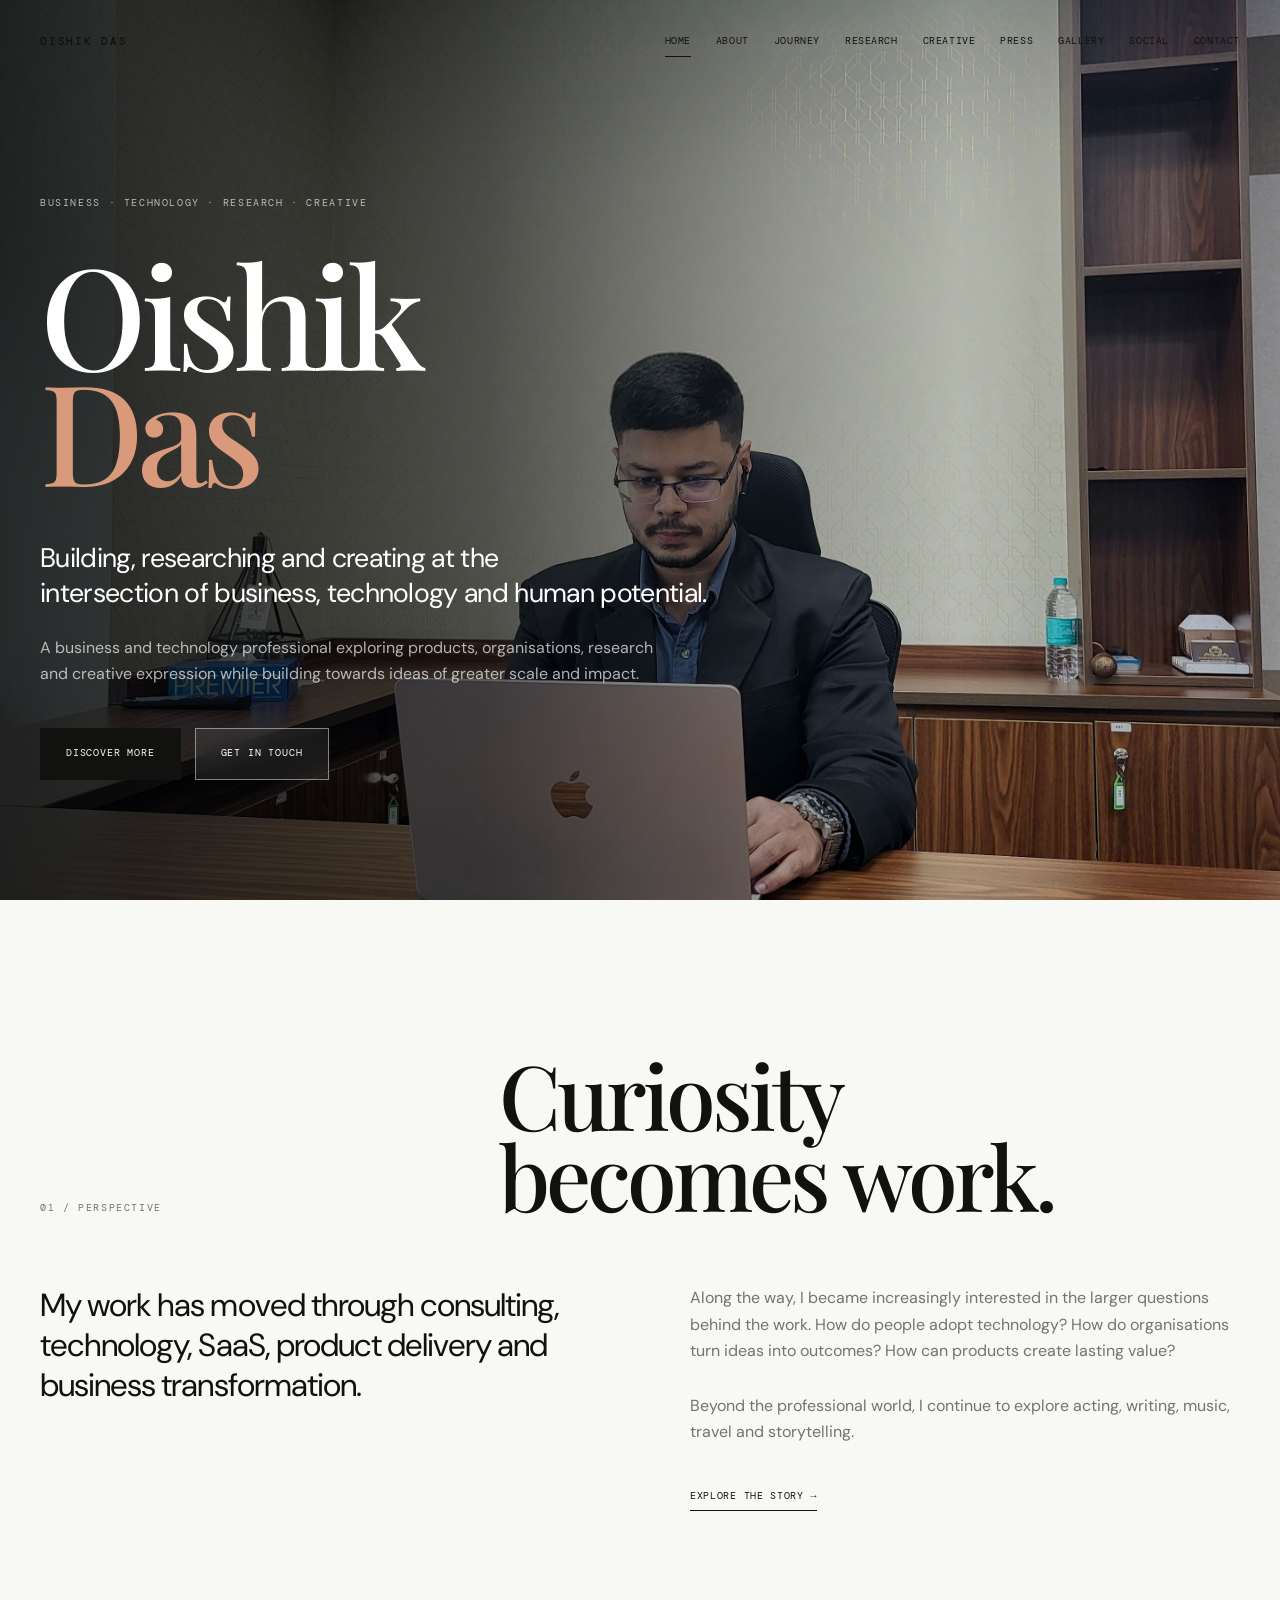
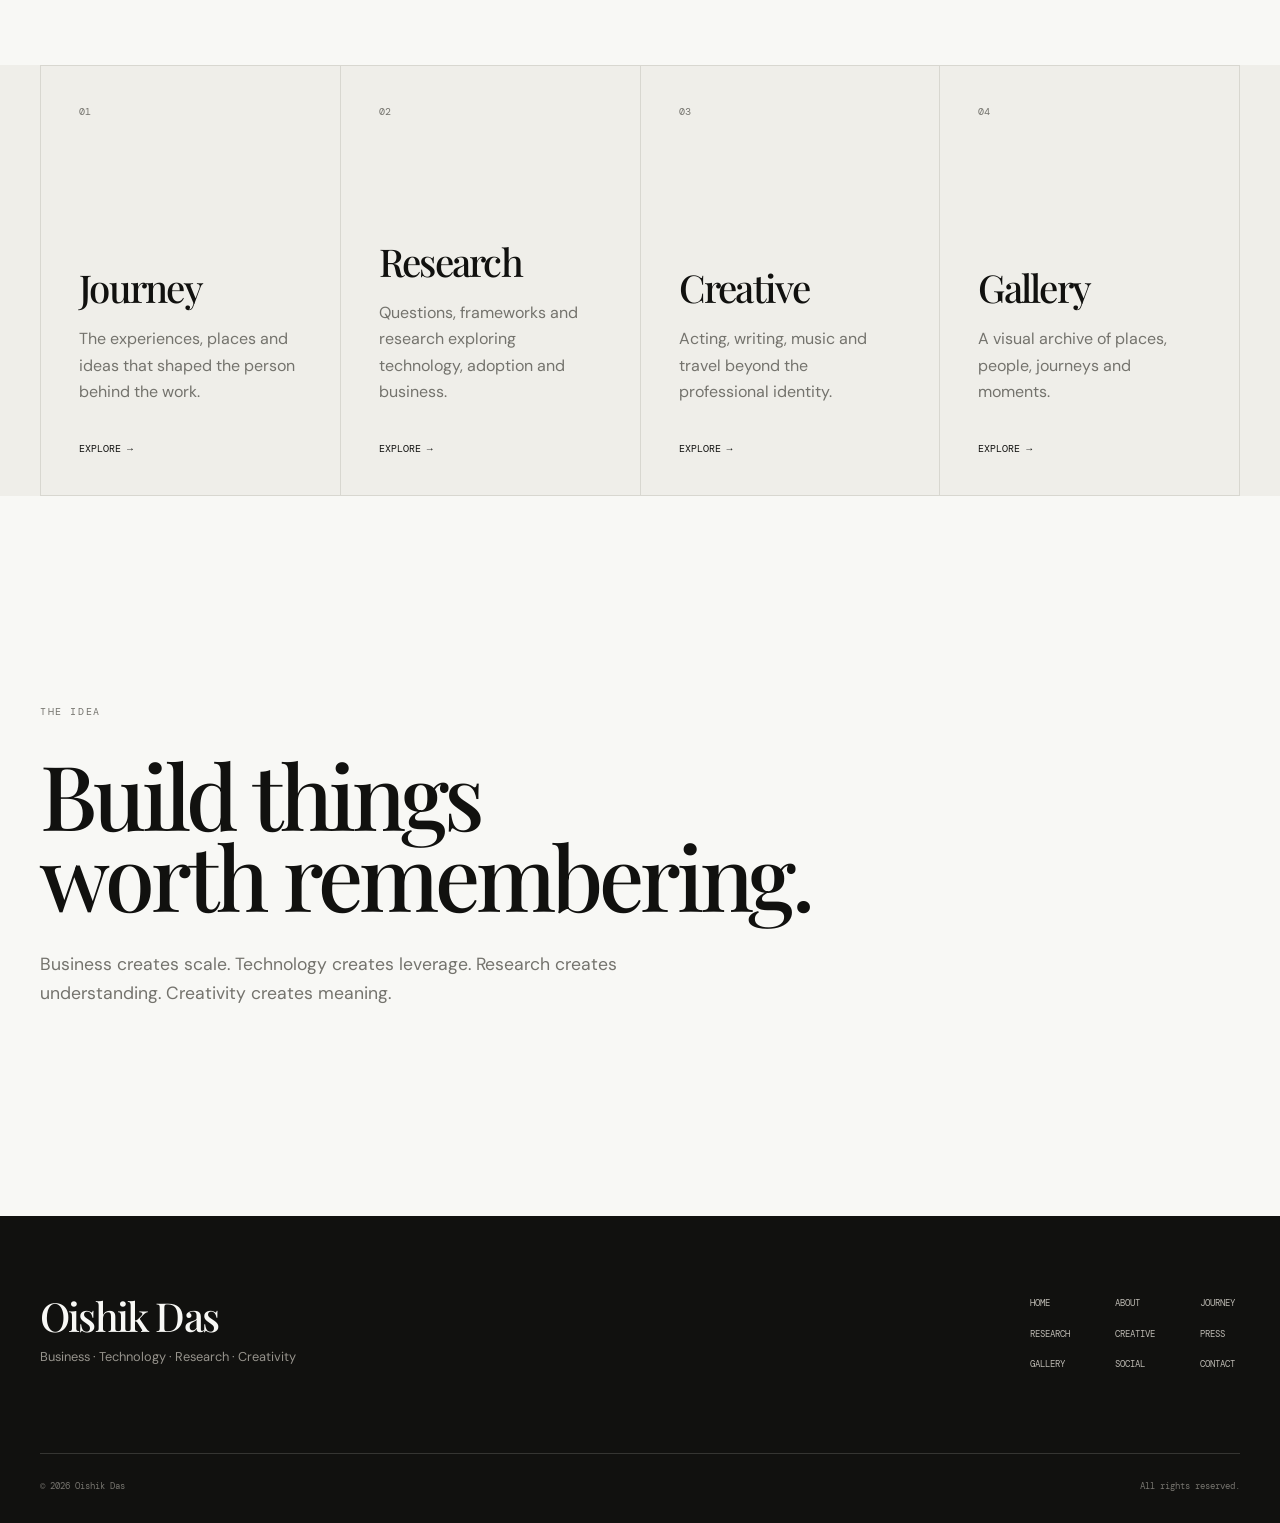
<file: index.html>
<!DOCTYPE html>
<html lang="en">
<head>
  <meta charset="UTF-8">

  <meta
    name="viewport"
    content="width=device-width, initial-scale=1.0"
  >

  <title>Oishik Das | Business · Technology · Research · Creative</title>

  <meta
    name="description"
    content="Oishik Das is a business and technology professional working across SaaS, product delivery, research and creative expression."
  >

  <meta
    name="author"
    content="Oishik Das"
  >

  <meta
    name="robots"
    content="index, follow, max-image-preview:large"
  >

  <link
    rel="canonical"
    href="https://official.oishikdas.workers.dev/"
  >

  <meta
    property="og:type"
    content="website"
  >

  <meta
    property="og:title"
    content="Oishik Das"
  >

  <meta
    property="og:description"
    content="Business · Technology · Research · Creative"
  >

  <meta
    property="og:url"
    content="https://official.oishikdas.workers.dev/"
  >

  <meta
    property="og:site_name"
    content="Oishik Das"
  >

  <meta
    property="og:image"
    content="https://official.oishikdas.workers.dev/images/20250924_133130~2.jpg"
  >

  <meta
    name="twitter:card"
    content="summary_large_image"
  >

  <link rel="preconnect" href="https://fonts.googleapis.com">
  <link
    rel="preconnect"
    href="https://fonts.gstatic.com"
    crossorigin
  >

  <link
    href="https://fonts.googleapis.com/css2?family=DM+Mono:wght@400;500&family=DM+Sans:wght@400;500;600;700&family=Playfair+Display:wght@500;600&display=swap"
    rel="stylesheet"
  >

  <link rel="stylesheet" href="style.css">


  <!--
    WEBSITE ENTITY
    Establishes Oishik Das as the preferred site name.
  -->
  <script type="application/ld+json">
  {
    "@context": "https://schema.org",
    "@type": "WebSite",
    "@id": "https://official.oishikdas.workers.dev/#website",
    "name": "Oishik Das",
    "url": "https://official.oishikdas.workers.dev/",
    "publisher": {
      "@type": "Person",
      "@id": "https://official.oishikdas.workers.dev/#oishik-das"
    }
  }
  </script>


  <!--
    PERSON ENTITY
    Connects this website back to the primary Oishik Das entity.
  -->
  <script type="application/ld+json">
  {
    "@context": "https://schema.org",
    "@type": "Person",
    "@id": "https://official.oishikdas.workers.dev/#oishik-das",
    "name": "Oishik Das",
    "url": "https://official.oishikdas.workers.dev/",
    "image": "https://official.oishikdas.workers.dev/images/20250924_133130~2.jpg",
    "description": "Indian business and technology professional, actor, writer, and singer.",
    "jobTitle": "Project Manager",
    "nationality": {
      "@type": "Country",
      "name": "India"
    },
    "sameAs": [
      "https://www.linkedin.com/in/oishikdas/",
      "https://www.instagram.com/oishik0412/",
      "https://www.x.com/oishik0412",
      "https://www.youtube.com/@oishik0412",
      "https://www.medium.com/@oishikdas",
      "https://www.quora.com/profile/Oishik-Das-4",
      "https://www.facebook.com/oishik0412",
      "https://www.imdb.com/name/nm18410928/",
      "https://www.researchgate.net/profile/Oishik-Das",
      "https://www.stage32.com/oishikdas",
      "https://www.themoviedb.org/person/6378803",
      "https://www.mubi.com/en/cast/oishik-das",
      "https://www.orcid.org/0009-0002-1970-5820",
      "https://www.webofscience.com/wos/author/record/QXJ-2533-2026",
      "https://independent.academia.edu/OishikDas",
      "https://www.scienceopen.com/user/oishikdas",
      "https://scholar.google.com/citations?user=Yp6HqusAAAAJ&hl=en",
      "https://www.semanticscholar.org/author/Das-Oishik/2468525039",
      "https://www.wikidata.org/wiki/Q140778180"
    ],
    "alumniOf": [
      {
        "@type": "CollegeOrUniversity",
        "name": "Indian Institute of Management Visakhapatnam"
      },
      {
        "@type": "CollegeOrUniversity",
        "name": "National Institute of Agricultural Extension Management"
      },
      {
        "@type": "CollegeOrUniversity",
        "name": "Kalinga Institute of Industrial Technology"
      }
    ],
    "knowsAbout": [
      "Business",
      "Technology",
      "SaaS",
      "Product Management",
      "Project Management",
      "Research",
      "Creative Arts"
    ]
  }
  </script>

</head>

<body class="home-page">

<header class="site-header">
  <nav class="navigation" aria-label="Primary navigation">

    <a href="index.html" class="brand">
      OISHIK DAS
    </a>

    <button
      class="menu-toggle"
      aria-label="Open navigation"
      aria-expanded="false"
      aria-controls="primary-navigation"
    >
      <span></span>
      <span></span>
    </button>

    <div class="nav-links" id="primary-navigation">
      <a href="index.html" class="active">Home</a>
      <a href="about.html">About</a>
      <a href="journey.html">Journey</a>
      <a href="research.html">Research</a>
      <a href="creative.html">Creative</a>
      <a href="press.html">Press</a>
      <a href="gallery.html">Gallery</a>
      <a href="social.html">Social</a>
      <a href="contact.html">Contact</a>
    </div>

  </nav>
</header>


<main>

  <section class="home-hero">

    <div
      class="hero-background"
      id="heroBackground"
      aria-hidden="true"
    ></div>

    <div class="hero-overlay"></div>

    <div class="hero-grid">

      <div class="hero-copy page-reveal">

        <p class="eyebrow hero-eyebrow">
          Business · Technology · Research · Creative
        </p>

        <h1>
          Oishik<br>
          <span>Das</span>
        </h1>

        <p class="hero-statement">
          Building, researching and creating at the<br>
          intersection of business, technology and human potential.
        </p>

        <p class="hero-description">
          A business and technology professional exploring products,
          organisations, research and creative expression while
          building towards ideas of greater scale and impact.
        </p>

        <div class="hero-actions">

          <a
            href="about.html"
            class="button button-primary"
          >
            Discover more
          </a>

          <a
            href="contact.html"
            class="button button-glass"
          >
            Get in touch
          </a>

        </div>

      </div>

      <div class="hero-bottom page-reveal">

        <div class="hero-image-meta">
          <span id="heroCounter">01 / 11</span>
          <span>Visual archive</span>
        </div>

        <div class="hero-scroll">
          <span>Scroll to explore</span>
          <span class="scroll-line"></span>
        </div>

      </div>

    </div>

  </section>


  <section class="section home-statement page-reveal">

    <div class="section-heading compact">

      <div>
        <p class="eyebrow">01 / Perspective</p>
      </div>

      <div>
        <h2>
          Curiosity<br>
          becomes work.
        </h2>
      </div>

    </div>

    <div class="intro-grid">

      <div class="intro-lead">
        <p>
          My work has moved through consulting, technology, SaaS,
          product delivery and business transformation.
        </p>
      </div>

      <div class="intro-body">

        <p>
          Along the way, I became increasingly interested in the
          larger questions behind the work. How do people adopt
          technology? How do organisations turn ideas into outcomes?
          How can products create lasting value?
        </p>

        <p>
          Beyond the professional world, I continue to explore
          acting, writing, music, travel and storytelling.
        </p>

        <a
          href="about.html"
          class="text-link"
        >
          Explore the story →
        </a>

      </div>

    </div>

  </section>


  <section class="home-navigation page-reveal">

    <div class="home-grid">

      <a href="journey.html" class="home-card">
        <span>01</span>
        <h3>Journey</h3>
        <p>
          The experiences, places and ideas that shaped the person
          behind the work.
        </p>
        <strong>Explore →</strong>
      </a>

      <a href="research.html" class="home-card">
        <span>02</span>
        <h3>Research</h3>
        <p>
          Questions, frameworks and research exploring technology,
          adoption and business.
        </p>
        <strong>Explore →</strong>
      </a>

      <a href="creative.html" class="home-card">
        <span>03</span>
        <h3>Creative</h3>
        <p>
          Acting, writing, music and travel beyond the professional
          identity.
        </p>
        <strong>Explore →</strong>
      </a>

      <a href="gallery.html" class="home-card">
        <span>04</span>
        <h3>Gallery</h3>
        <p>
          A visual archive of places, people, journeys and moments.
        </p>
        <strong>Explore →</strong>
      </a>

    </div>

  </section>


  <section class="section home-closing page-reveal">

    <p class="eyebrow">
      The idea
    </p>

    <h2>
      Build things<br>
      worth remembering.
    </h2>

    <p>
      Business creates scale. Technology creates leverage.
      Research creates understanding. Creativity creates meaning.
    </p>

  </section>

</main>


<footer class="site-footer">

  <div class="footer-top">

    <div>
      <h3>Oishik Das</h3>
      <p>
        Business · Technology · Research · Creativity
      </p>
    </div>

    <div class="footer-links">
      <a href="index.html">Home</a>
      <a href="about.html">About</a>
      <a href="journey.html">Journey</a>
      <a href="research.html">Research</a>
      <a href="creative.html">Creative</a>
      <a href="press.html">Press</a>
      <a href="gallery.html">Gallery</a>
      <a href="social.html">Social</a>
      <a href="contact.html">Contact</a>
    </div>

  </div>

  <div class="footer-bottom">
    <span>© 2026 Oishik Das</span>
    <span>All rights reserved.</span>
  </div>

</footer>

<script src="script.js"></script>

</body>
</html>
</file>
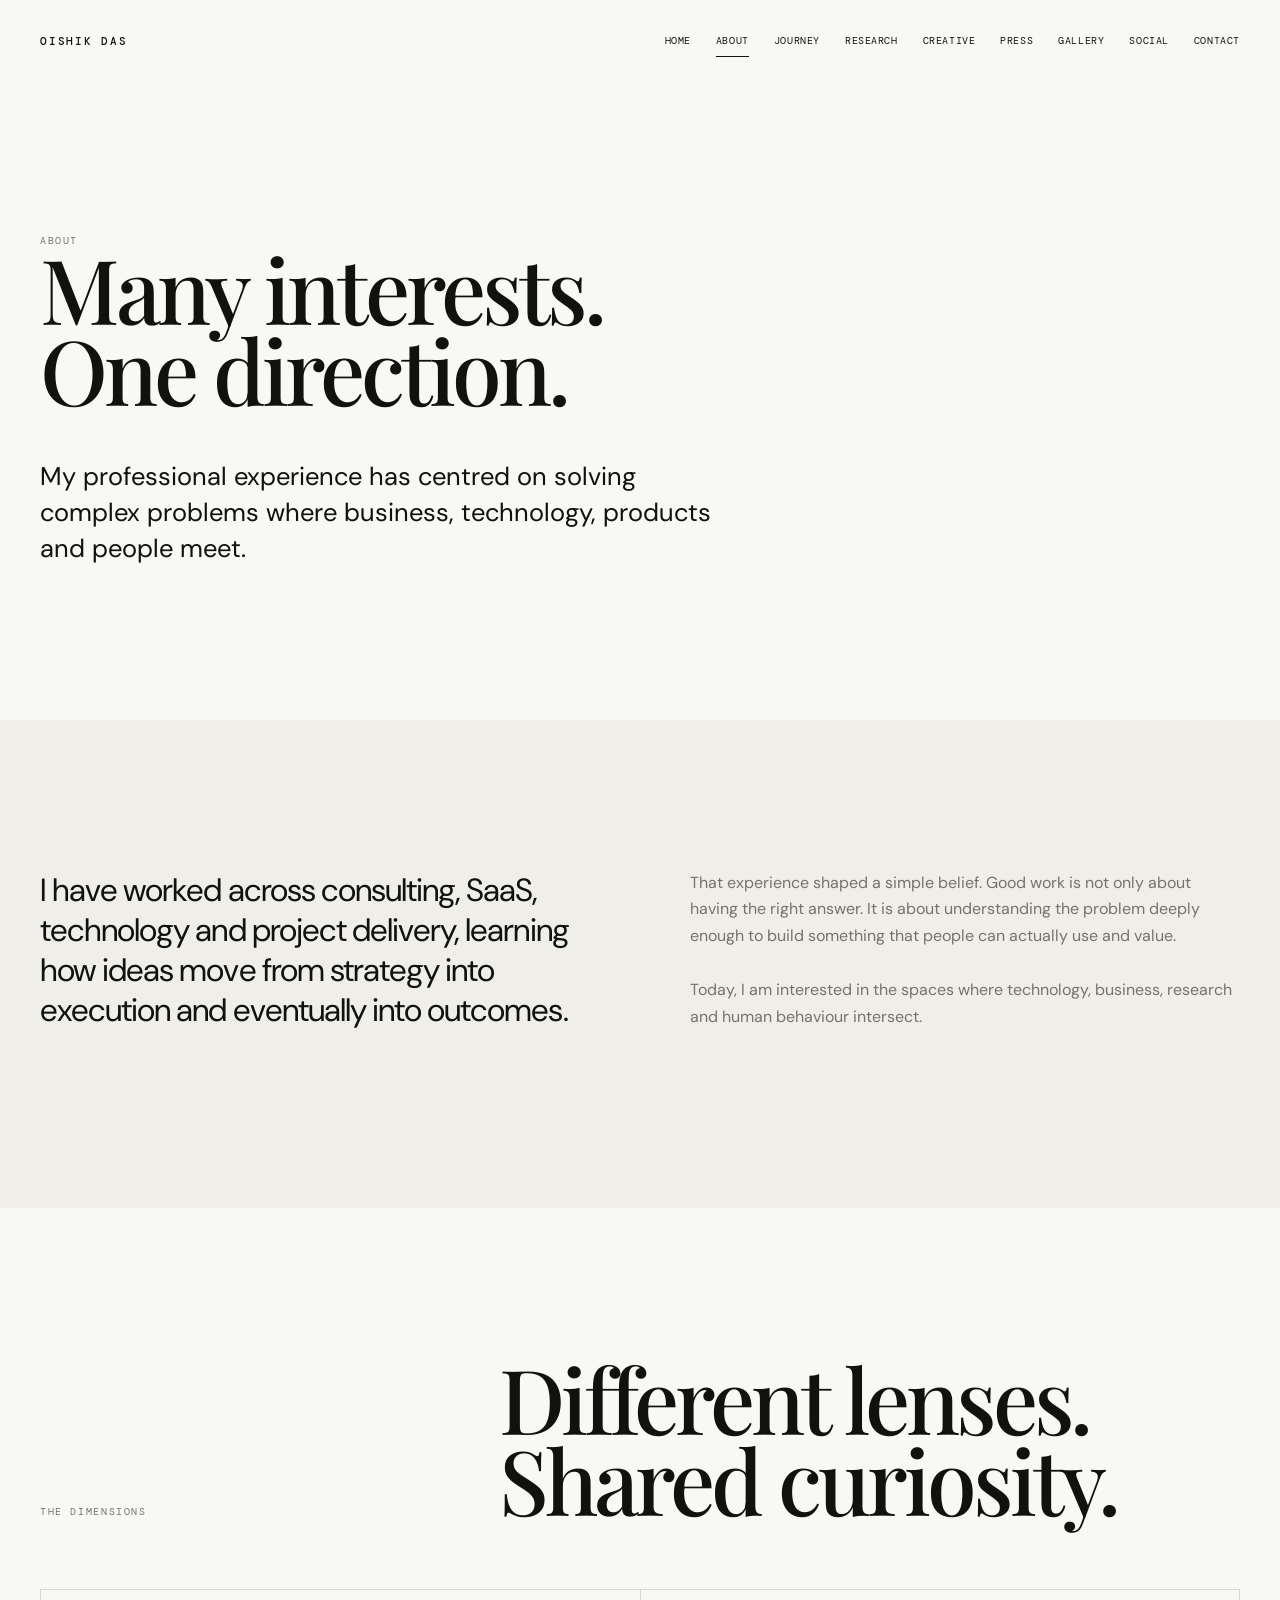
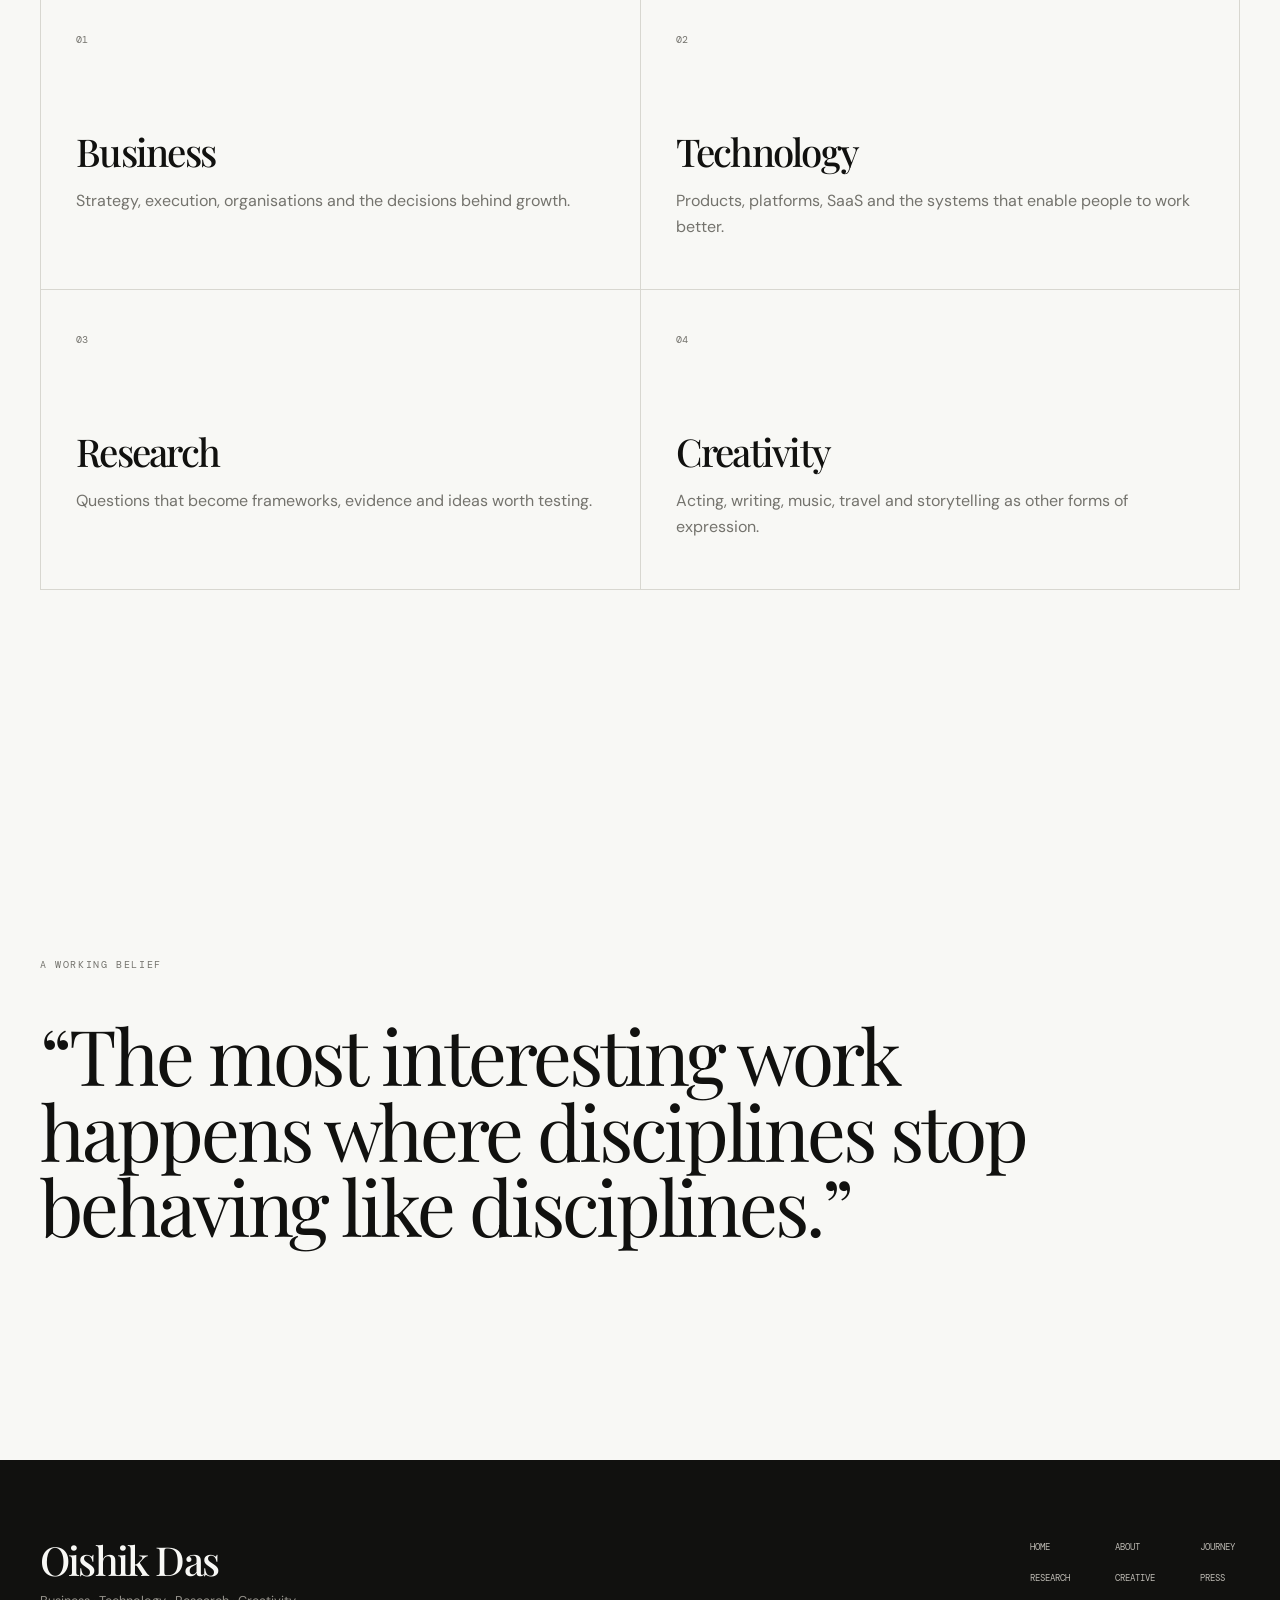
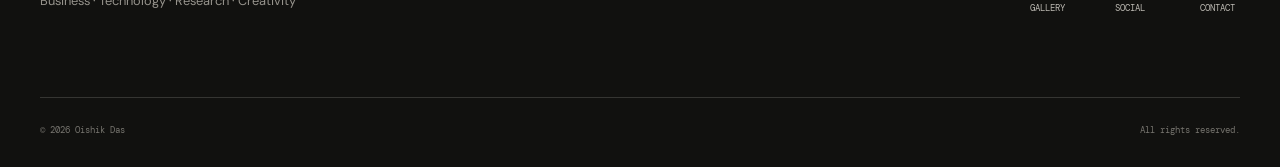
<file: about.html>
<!DOCTYPE html>
<html lang="en">
<head>
  <meta charset="UTF-8">

  <meta name="viewport" content="width=device-width, initial-scale=1.0">

  <title>About | Oishik Das</title>

  <meta
    name="description"
    content="About Oishik Das, a business and technology professional exploring products, organisations, research and creative expression."
  >

  <meta name="author" content="Oishik Das">
  <meta name="robots" content="index, follow">

  <link
    rel="canonical"
    href="https://official.oishikdas.workers.dev/about.html"
  >

  <link rel="stylesheet" href="style.css">

  <link rel="preconnect" href="https://fonts.googleapis.com">
  <link rel="preconnect" href="https://fonts.gstatic.com" crossorigin>

  <link
    href="https://fonts.googleapis.com/css2?family=DM+Mono:wght@400;500&family=DM+Sans:wght@400;500;600;700&family=Playfair+Display:wght@500;600&display=swap"
    rel="stylesheet"
  >

  <script type="application/ld+json">
  {
    "@context": "https://schema.org",
    "@type": "Person",
    "@id": "https://official.oishikdas.workers.dev/#oishik-das",
    "name": "Oishik Das",
    "url": "https://official.oishikdas.workers.dev/",
    "sameAs": [
      "https://www.linkedin.com/in/oishikdas/",
      "https://www.instagram.com/oishik0412/",
      "https://www.x.com/oishik0412",
      "https://www.youtube.com/@oishik0412",
      "https://www.medium.com/@oishikdas",
      "https://www.quora.com/profile/Oishik-Das-4",
      "https://www.facebook.com/oishik0412",
      "https://www.imdb.com/name/nm18410928/",
      "https://www.researchgate.net/profile/Oishik-Das",
      "https://www.stage32.com/oishikdas",
      "https://www.themoviedb.org/person/6378803",
      "https://www.mubi.com/en/cast/oishik-das",
      "https://www.orcid.org/0009-0002-1970-5820",
      "https://www.webofscience.com/wos/author/record/QXJ-2533-2026",
      "https://independent.academia.edu/OishikDas",
      "https://www.scienceopen.com/user/oishikdas",
      "https://scholar.google.com/citations?user=Yp6HqusAAAAJ&hl=en",
      "https://www.semanticscholar.org/author/Das-Oishik/2468525039",
      "https://www.wikidata.org/wiki/Q140778180"
    ]
  }
  </script>
</head>

<body>

<header class="site-header">
  <nav class="navigation" aria-label="Primary navigation">

    <a href="index.html" class="brand">OISHIK DAS</a>

    <button
      class="menu-toggle"
      aria-label="Open navigation"
      aria-expanded="false"
      aria-controls="primary-navigation"
    >
      <span></span>
      <span></span>
    </button>

    <div class="nav-links" id="primary-navigation">
      <a href="index.html">Home</a>
      <a href="about.html" class="active">About</a>
      <a href="journey.html">Journey</a>
      <a href="research.html">Research</a>
      <a href="creative.html">Creative</a>
      <a href="press.html">Press</a>
      <a href="gallery.html">Gallery</a>
      <a href="social.html">Social</a>
      <a href="contact.html">Contact</a>
    </div>

  </nav>
</header>

<main>

  <section class="inner-hero page-reveal">

    <p class="eyebrow">
      About
    </p>

    <h2>
      Many interests.<br>
      One direction.
    </h2>

    <p class="inner-introduction">
      My professional experience has centred on solving complex
      problems where business, technology, products and people meet.
    </p>

  </section>


  <section class="about-story section page-reveal">

    <div class="two-column-copy">

      <div>
        <p class="large-copy">
          I have worked across consulting, SaaS, technology and
          project delivery, learning how ideas move from strategy
          into execution and eventually into outcomes.
        </p>
      </div>

      <div>
        <p>
          That experience shaped a simple belief. Good work is not
          only about having the right answer. It is about understanding
          the problem deeply enough to build something that people
          can actually use and value.
        </p>

        <p>
          Today, I am interested in the spaces where technology,
          business, research and human behaviour intersect.
        </p>
      </div>

    </div>

  </section>


  <section class="section about-dimensions page-reveal">

    <div class="section-heading compact">

      <div>
        <p class="eyebrow">The dimensions</p>
      </div>

      <div>
        <h2>
          Different lenses.<br>
          Shared curiosity.
        </h2>
      </div>

    </div>

    <div class="dimension-grid">

      <div>
        <span>01</span>
        <h3>Business</h3>
        <p>
          Strategy, execution, organisations and the decisions
          behind growth.
        </p>
      </div>

      <div>
        <span>02</span>
        <h3>Technology</h3>
        <p>
          Products, platforms, SaaS and the systems that enable
          people to work better.
        </p>
      </div>

      <div>
        <span>03</span>
        <h3>Research</h3>
        <p>
          Questions that become frameworks, evidence and ideas
          worth testing.
        </p>
      </div>

      <div>
        <span>04</span>
        <h3>Creativity</h3>
        <p>
          Acting, writing, music, travel and storytelling as other
          forms of expression.
        </p>
      </div>

    </div>

  </section>


  <section class="section about-belief page-reveal">

    <p class="eyebrow">
      A working belief
    </p>

    <blockquote>
      “The most interesting work happens where disciplines
      stop behaving like disciplines.”
    </blockquote>

  </section>

</main>


<footer class="site-footer">

  <div class="footer-top">

    <div>
      <h3>Oishik Das</h3>
      <p>Business · Technology · Research · Creativity</p>
    </div>

    <div class="footer-links">
      <a href="index.html">Home</a>
      <a href="about.html">About</a>
      <a href="journey.html">Journey</a>
      <a href="research.html">Research</a>
      <a href="creative.html">Creative</a>
      <a href="press.html">Press</a>
      <a href="gallery.html">Gallery</a>
      <a href="social.html">Social</a>
      <a href="contact.html">Contact</a>
    </div>

  </div>

  <div class="footer-bottom">
    <span>© 2026 Oishik Das</span>
    <span>All rights reserved.</span>
  </div>

</footer>

<script src="script.js"></script>

</body>
</html>
</file>
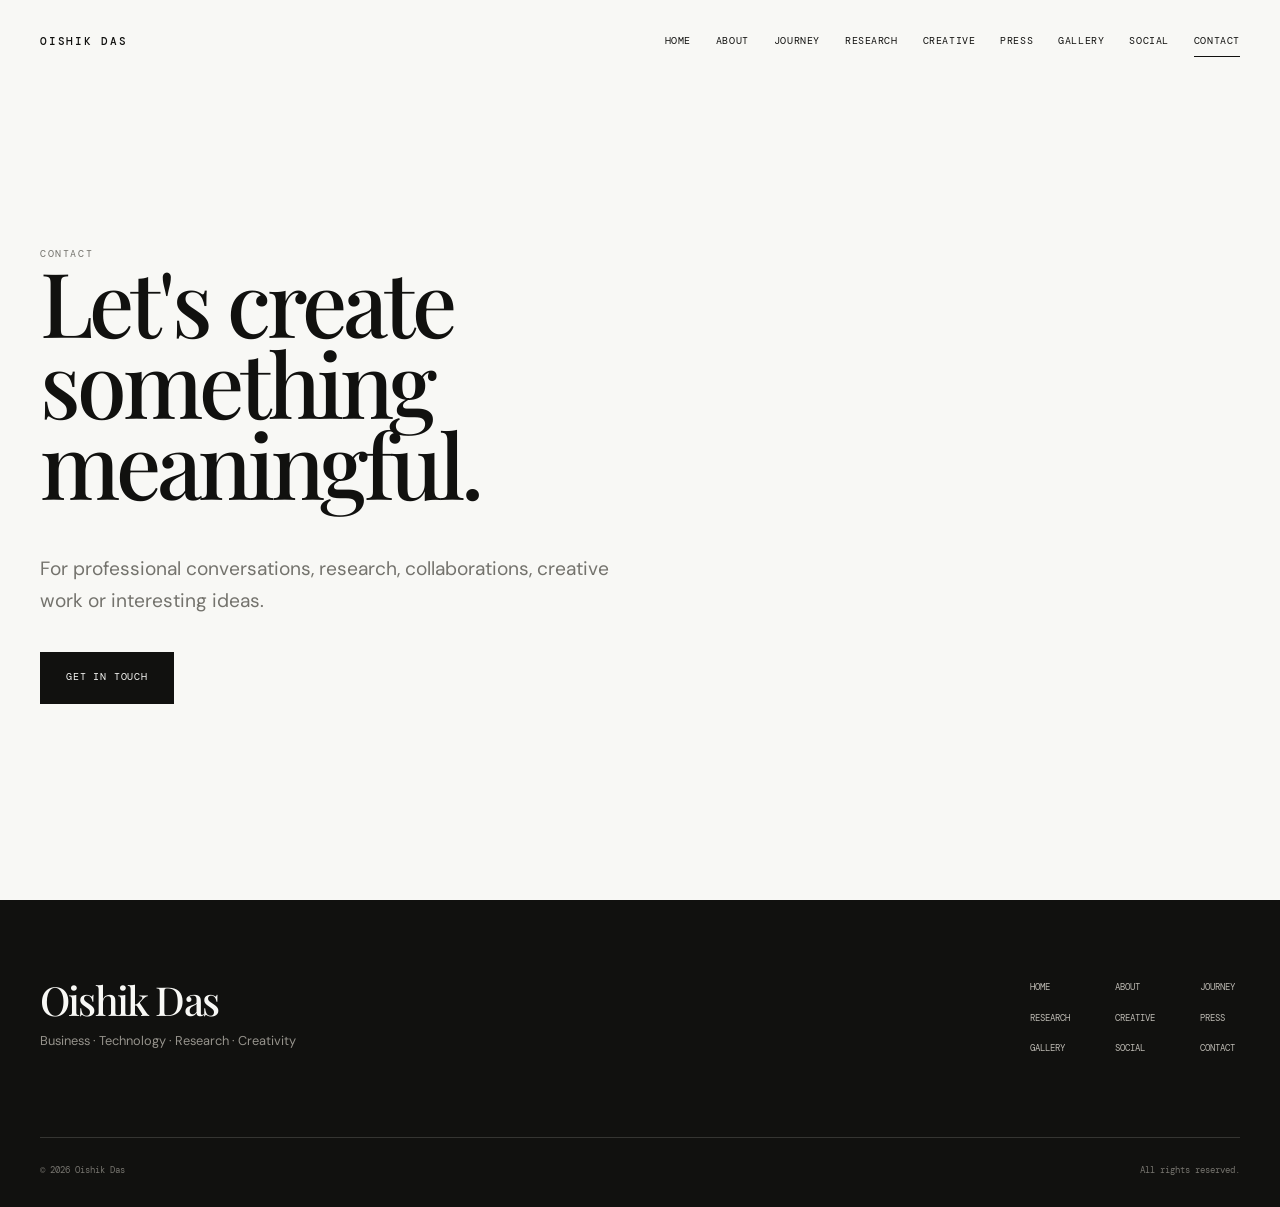
<file: contact.html>
<!DOCTYPE html>
<html lang="en">
<head>
  <meta charset="UTF-8">

  <meta name="viewport" content="width=device-width, initial-scale=1.0">

  <title>Contact | Oishik Das</title>

  <meta
    name="description"
    content="Contact Oishik Das for professional conversations, research, collaborations, creative work or interesting ideas."
  >

  <meta name="author" content="Oishik Das">
  <meta name="robots" content="index, follow">

  <link
    rel="canonical"
    href="https://official.oishikdas.workers.dev/contact.html"
  >

  <link rel="stylesheet" href="style.css">

  <link rel="preconnect" href="https://fonts.googleapis.com">
  <link rel="preconnect" href="https://fonts.gstatic.com" crossorigin>

  <link
    href="https://fonts.googleapis.com/css2?family=DM+Mono:wght@400;500&family=DM+Sans:wght@400;500;600;700&family=Playfair+Display:wght@500;600&display=swap"
    rel="stylesheet"
  >

  <script type="application/ld+json">
  {
    "@context": "https://schema.org",
    "@type": "Person",
    "@id": "https://official.oishikdas.workers.dev/#oishik-das",
    "name": "Oishik Das",
    "email": "mailto:oishikdas@gmail.com",
    "url": "https://official.oishikdas.workers.dev/",
    "sameAs": [
      "https://www.linkedin.com/in/oishikdas/",
      "https://www.instagram.com/oishik0412/",
      "https://www.x.com/oishik0412",
      "https://www.youtube.com/@oishik0412",
      "https://www.medium.com/@oishikdas",
      "https://www.quora.com/profile/Oishik-Das-4",
      "https://www.facebook.com/oishik0412",
      "https://www.imdb.com/name/nm18410928/",
      "https://www.researchgate.net/profile/Oishik-Das",
      "https://www.stage32.com/oishikdas",
      "https://www.themoviedb.org/person/6378803",
      "https://www.mubi.com/en/cast/oishik-das",
      "https://www.orcid.org/0009-0002-1970-5820",
      "https://www.webofscience.com/wos/author/record/QXJ-2533-2026",
      "https://independent.academia.edu/OishikDas",
      "https://www.scienceopen.com/user/oishikdas",
      "https://scholar.google.com/citations?user=Yp6HqusAAAAJ&hl=en",
      "https://www.semanticscholar.org/author/Das-Oishik/2468525039",
      "https://www.wikidata.org/wiki/Q140778180"
    ]
  }
  </script>
</head>

<body>

<header class="site-header">
  <nav class="navigation" aria-label="Primary navigation">

    <a href="index.html" class="brand">OISHIK DAS</a>

    <button
      class="menu-toggle"
      aria-label="Open navigation"
      aria-expanded="false"
      aria-controls="primary-navigation"
    >
      <span></span>
      <span></span>
    </button>

    <div class="nav-links" id="primary-navigation">
      <a href="index.html">Home</a>
      <a href="about.html">About</a>
      <a href="journey.html">Journey</a>
      <a href="research.html">Research</a>
      <a href="creative.html">Creative</a>
      <a href="press.html">Press</a>
      <a href="gallery.html">Gallery</a>
      <a href="social.html">Social</a>
      <a href="contact.html" class="active">Contact</a>
    </div>

  </nav>
</header>

<main>

  <section class="contact-page">

    <div class="contact-content page-reveal">

      <p class="eyebrow">Contact</p>

      <h2>
        Let's create<br>
        something<br>
        meaningful.
      </h2>

      <p>
        For professional conversations, research,
        collaborations, creative work or interesting ideas.
      </p>

      <a
        href="mailto:oishikdas@gmail.com"
        class="button button-primary"
      >
        Get in touch
      </a>

      <a
        href="mailto:oishikdas@gmail.com"
        class="contact-email"
      >
        
      </a>

    </div>

  </section>

</main>


<footer class="site-footer">

  <div class="footer-top">

    <div>
      <h3>Oishik Das</h3>
      <p>Business · Technology · Research · Creativity</p>
    </div>

    <div class="footer-links">
      <a href="index.html">Home</a>
      <a href="about.html">About</a>
      <a href="journey.html">Journey</a>
      <a href="research.html">Research</a>
      <a href="creative.html">Creative</a>
      <a href="press.html">Press</a>
      <a href="gallery.html">Gallery</a>
      <a href="social.html">Social</a>
      <a href="contact.html">Contact</a>
    </div>

  </div>

  <div class="footer-bottom">
    <span>© 2026 Oishik Das</span>
    <span>All rights reserved.</span>
  </div>

</footer>

<script src="script.js"></script>

</body>
</html>
</file>
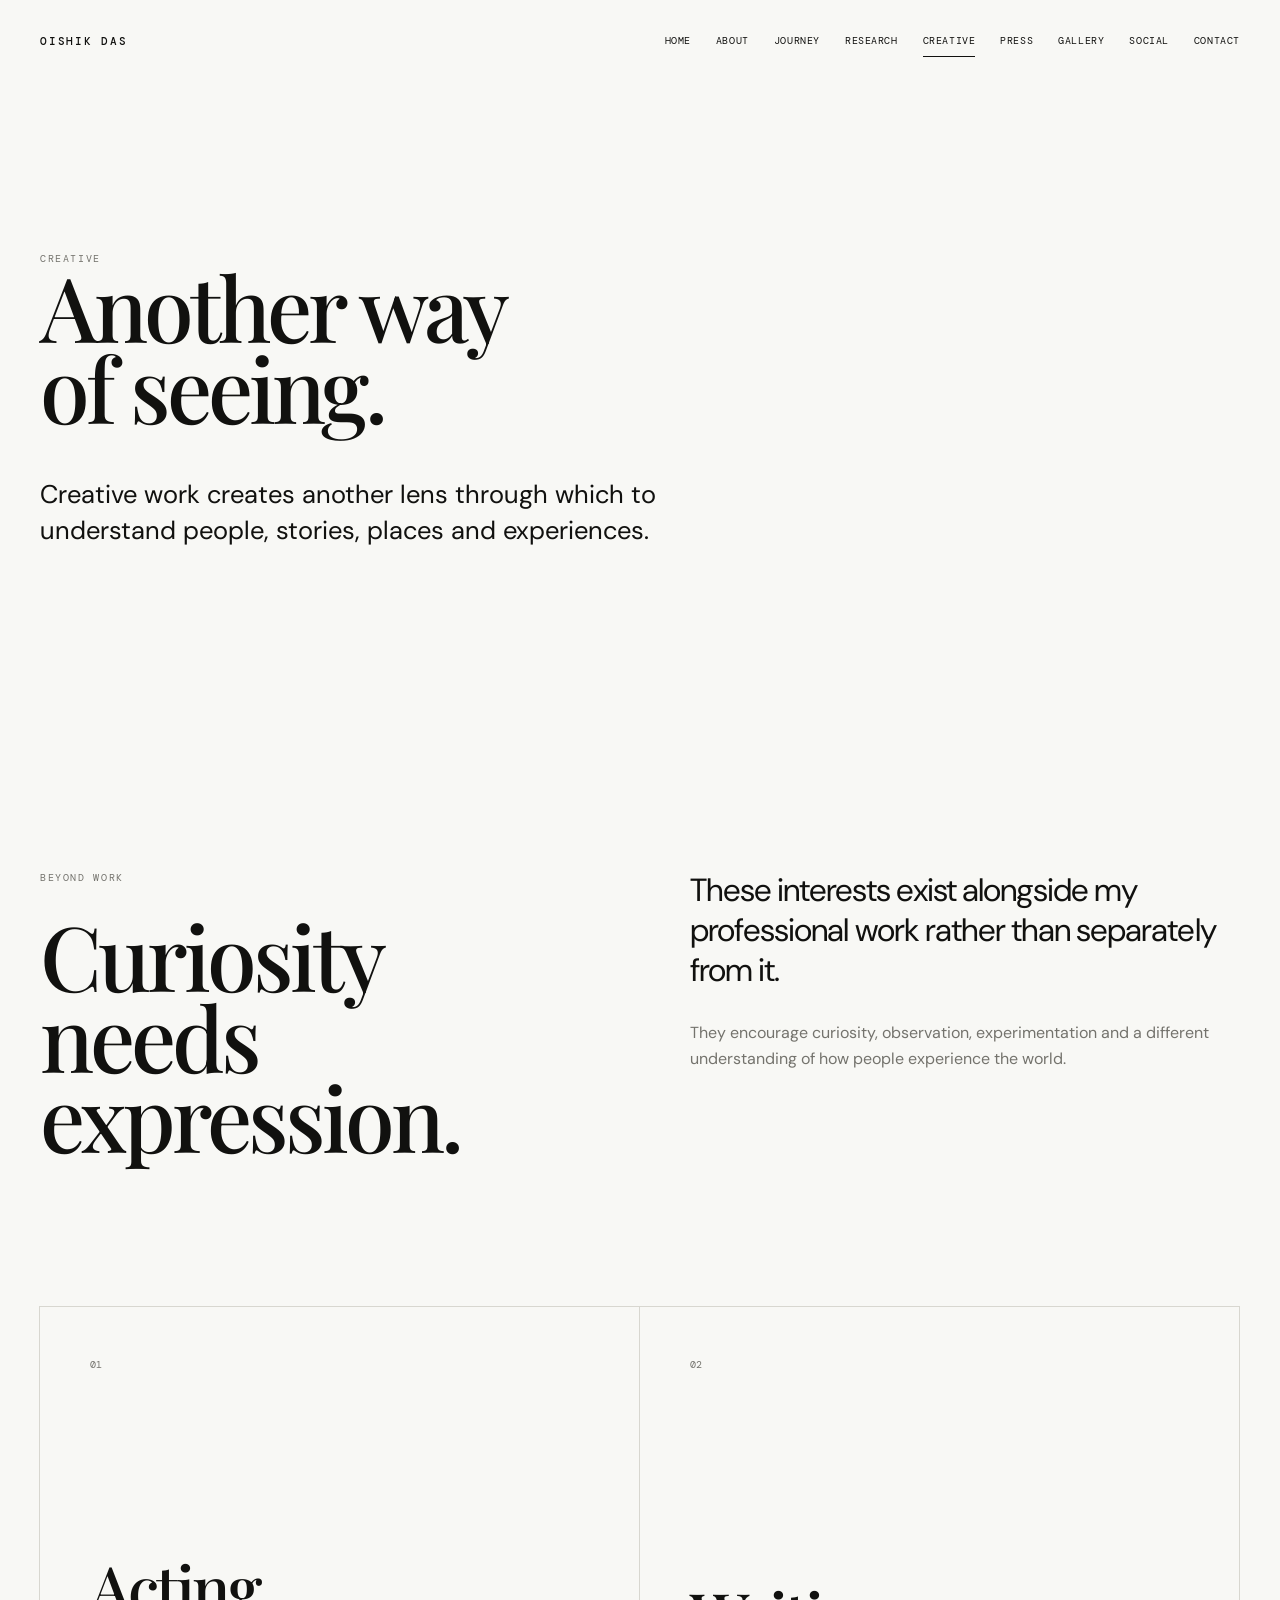
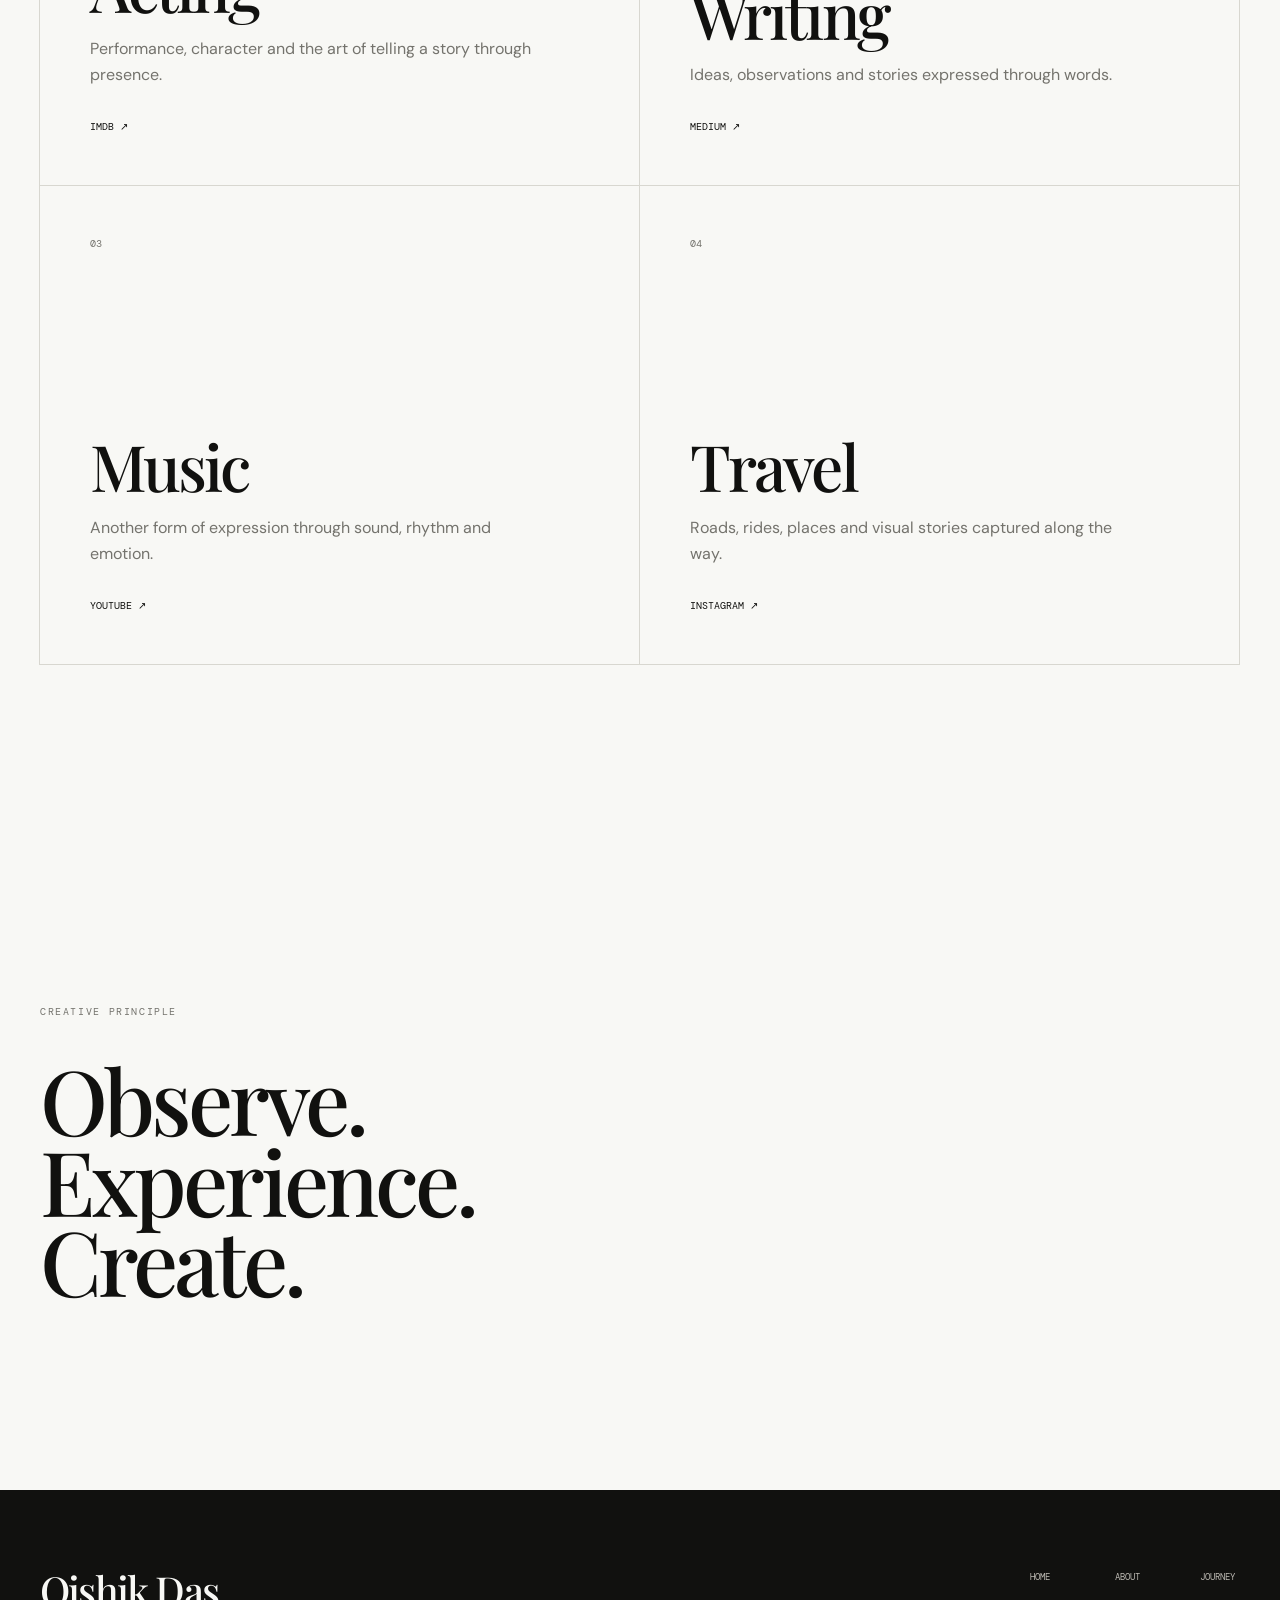
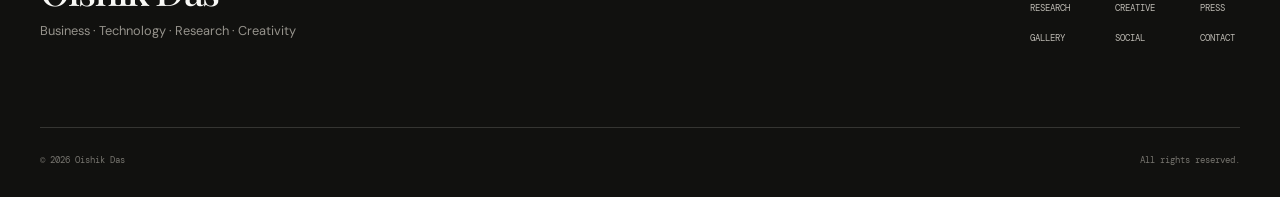
<file: creative.html>
<!DOCTYPE html>
<html lang="en">
<head>
  <meta charset="UTF-8">

  <meta name="viewport" content="width=device-width, initial-scale=1.0">

  <title>Creative | Oishik Das</title>

  <meta
    name="description"
    content="The creative work of Oishik Das across acting, writing, music and travel."
  >

  <meta name="author" content="Oishik Das">
  <meta name="robots" content="index, follow">

  <link
    rel="canonical"
    href="https://official.oishikdas.workers.dev/creative.html"
  >

  <link rel="stylesheet" href="style.css">

  <link rel="preconnect" href="https://fonts.googleapis.com">
  <link rel="preconnect" href="https://fonts.gstatic.com" crossorigin>

  <link
    href="https://fonts.googleapis.com/css2?family=DM+Mono:wght@400;500&family=DM+Sans:wght@400;500;600;700&family=Playfair+Display:wght@500;600&display=swap"
    rel="stylesheet"
  >

  <script type="application/ld+json">
  {
    "@context": "https://schema.org",
    "@type": "Person",
    "@id": "https://official.oishikdas.workers.dev/#oishik-das",
    "name": "Oishik Das",
    "url": "https://official.oishikdas.workers.dev/",
    "sameAs": [
      "https://www.linkedin.com/in/oishikdas/",
      "https://www.instagram.com/oishik0412/",
      "https://www.x.com/oishik0412",
      "https://www.youtube.com/@oishik0412",
      "https://www.medium.com/@oishikdas",
      "https://www.quora.com/profile/Oishik-Das-4",
      "https://www.facebook.com/oishik0412",
      "https://www.imdb.com/name/nm18410928/",
      "https://www.researchgate.net/profile/Oishik-Das",
      "https://www.stage32.com/oishikdas",
      "https://www.themoviedb.org/person/6378803",
      "https://www.mubi.com/en/cast/oishik-das",
      "https://www.orcid.org/0009-0002-1970-5820",
      "https://www.webofscience.com/wos/author/record/QXJ-2533-2026",
      "https://independent.academia.edu/OishikDas",
      "https://www.scienceopen.com/user/oishikdas",
      "https://scholar.google.com/citations?user=Yp6HqusAAAAJ&hl=en",
      "https://www.semanticscholar.org/author/Das-Oishik/2468525039",
      "https://www.wikidata.org/wiki/Q140778180"
    ]
  }
  </script>
</head>

<body>

<header class="site-header">
  <nav class="navigation" aria-label="Primary navigation">

    <a href="index.html" class="brand">OISHIK DAS</a>

    <button
      class="menu-toggle"
      aria-label="Open navigation"
      aria-expanded="false"
      aria-controls="primary-navigation"
    >
      <span></span>
      <span></span>
    </button>

    <div class="nav-links" id="primary-navigation">
      <a href="index.html">Home</a>
      <a href="about.html">About</a>
      <a href="journey.html">Journey</a>
      <a href="research.html">Research</a>
      <a href="creative.html" class="active">Creative</a>
      <a href="press.html">Press</a>
      <a href="gallery.html">Gallery</a>
      <a href="social.html">Social</a>
      <a href="contact.html">Contact</a>
    </div>

  </nav>
</header>

<main>

  <section class="inner-hero page-reveal">

    <p class="eyebrow">Creative</p>

    <h2>
      Another way<br>
      of seeing.
    </h2>

    <p class="inner-introduction">
      Creative work creates another lens through which to understand
      people, stories, places and experiences.
    </p>

  </section>


  <section class="creative-introduction section page-reveal">

    <div>

      <p class="eyebrow">
        Beyond work
      </p>

      <h2>
        Curiosity<br>
        needs expression.
      </h2>

    </div>

    <div>

      <p class="large-copy">
        These interests exist alongside my professional work rather
        than separately from it.
      </p>

      <p>
        They encourage curiosity, observation, experimentation and
        a different understanding of how people experience the world.
      </p>

    </div>

  </section>


  <section class="section creative-grid page-reveal">

    <a
      href="https://www.imdb.com/name/nm18410928/"
      target="_blank"
      rel="noopener noreferrer"
      class="creative-card"
    >
      <span>01</span>

      <h2>Acting</h2>

      <p>
        Performance, character and the art of telling a story
        through presence.
      </p>

      <strong>IMDb ↗</strong>
    </a>


    <a
      href="https://medium.com/@oishikdas"
      target="_blank"
      rel="noopener noreferrer"
      class="creative-card"
    >
      <span>02</span>

      <h2>Writing</h2>

      <p>
        Ideas, observations and stories expressed through words.
      </p>

      <strong>Medium ↗</strong>
    </a>


    <a
      href="https://www.youtube.com/@oishik0412"
      target="_blank"
      rel="noopener noreferrer"
      class="creative-card"
    >
      <span>03</span>

      <h2>Music</h2>

      <p>
        Another form of expression through sound, rhythm and emotion.
      </p>

      <strong>YouTube ↗</strong>
    </a>


    <a
      href="https://www.instagram.com/oishik0412/"
      target="_blank"
      rel="noopener noreferrer"
      class="creative-card"
    >
      <span>04</span>

      <h2>Travel</h2>

      <p>
        Roads, rides, places and visual stories captured along
        the way.
      </p>

      <strong>Instagram ↗</strong>
    </a>

  </section>


  <section class="section creative-closing page-reveal">

    <p class="eyebrow">
      Creative principle
    </p>

    <h2>
      Observe.<br>
      Experience.<br>
      Create.
    </h2>

  </section>

</main>


<footer class="site-footer">

  <div class="footer-top">

    <div>
      <h3>Oishik Das</h3>
      <p>Business · Technology · Research · Creativity</p>
    </div>

    <div class="footer-links">
      <a href="index.html">Home</a>
      <a href="about.html">About</a>
      <a href="journey.html">Journey</a>
      <a href="research.html">Research</a>
      <a href="creative.html">Creative</a>
      <a href="press.html">Press</a>
      <a href="gallery.html">Gallery</a>
      <a href="social.html">Social</a>
      <a href="contact.html">Contact</a>
    </div>

  </div>

  <div class="footer-bottom">
    <span>© 2026 Oishik Das</span>
    <span>All rights reserved.</span>
  </div>

</footer>

<script src="script.js"></script>

</body>
</html>
</file>
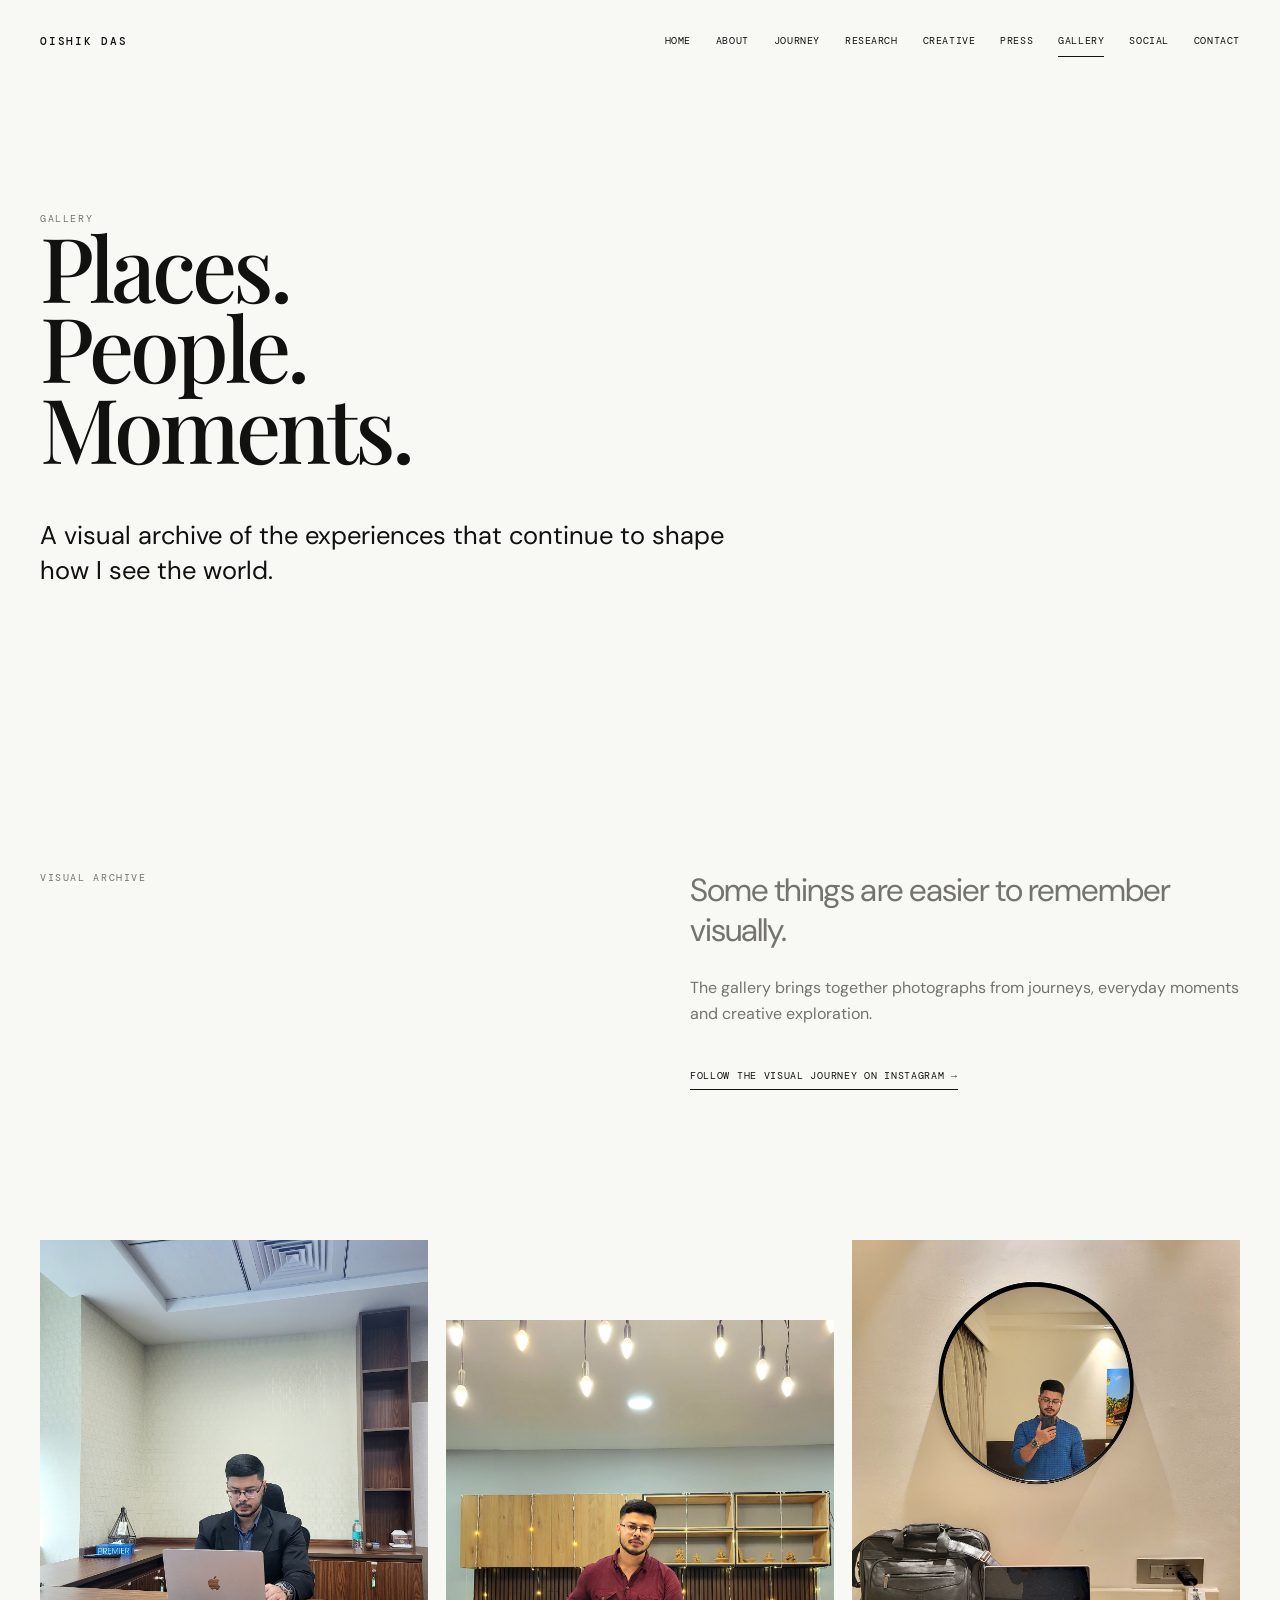
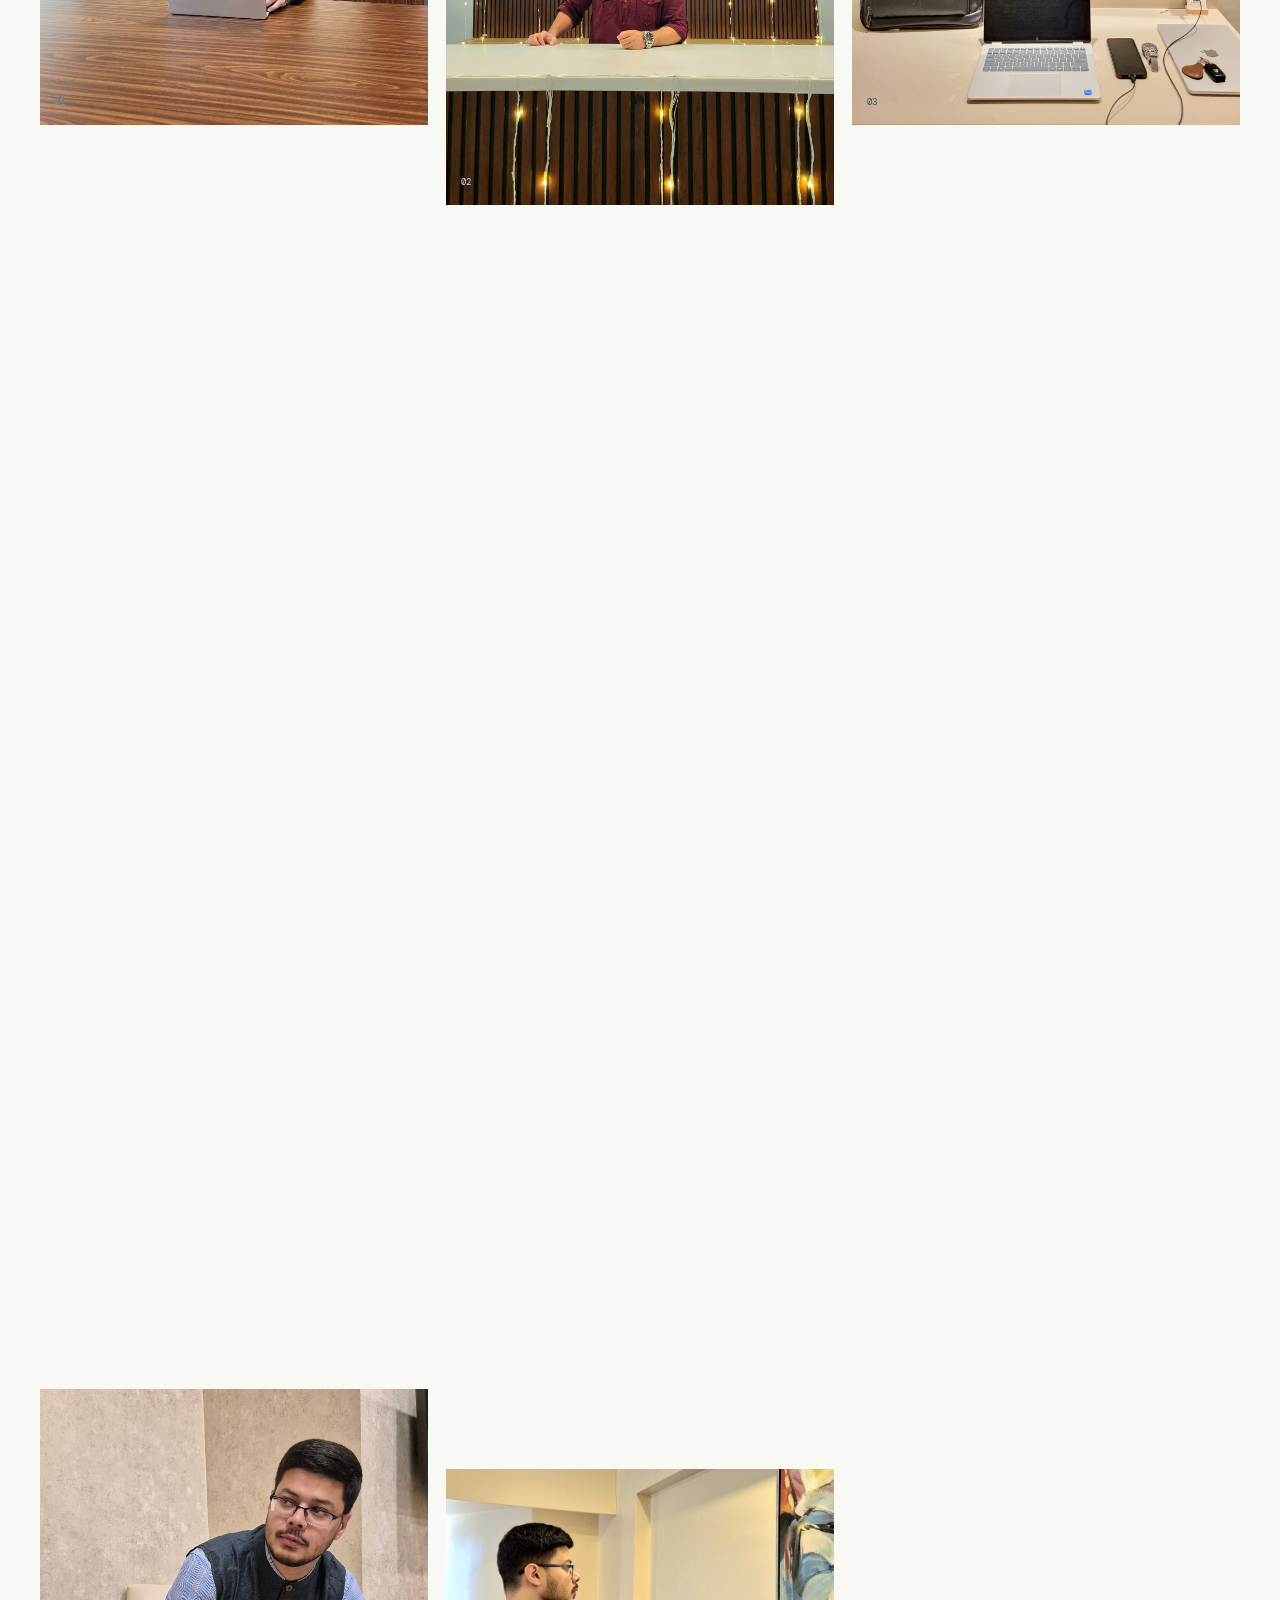
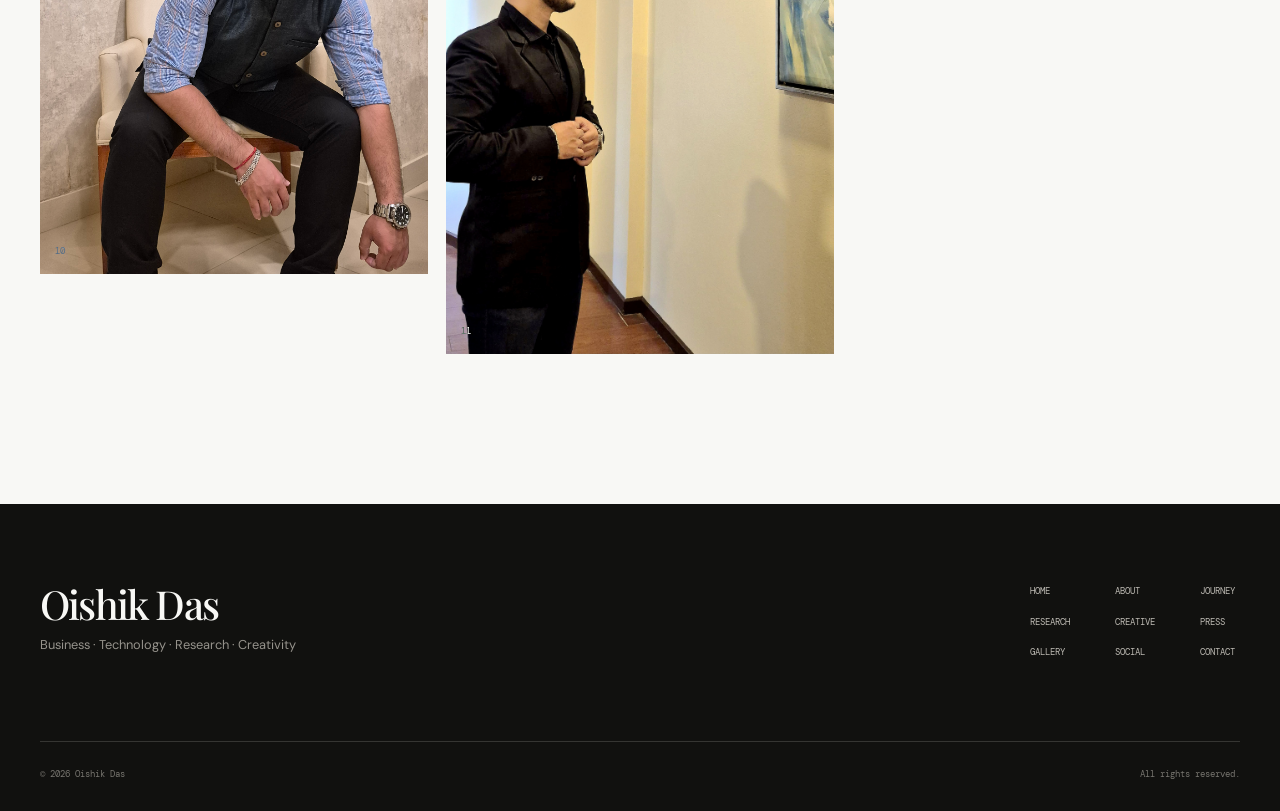
<file: gallery.html>
<!DOCTYPE html>
<html lang="en">
<head>
  <meta charset="UTF-8">

  <meta name="viewport" content="width=device-width, initial-scale=1.0">

  <title>Gallery | Oishik Das</title>

  <meta
    name="description"
    content="Visual archive of Oishik Das across places, journeys, people and moments."
  >

  <meta name="author" content="Oishik Das">
  <meta name="robots" content="index, follow">

  <link
    rel="canonical"
    href="https://official.oishikdas.workers.dev/gallery.html"
  >

  <link rel="stylesheet" href="style.css">

  <link rel="preconnect" href="https://fonts.googleapis.com">
  <link rel="preconnect" href="https://fonts.gstatic.com" crossorigin>

  <link
    href="https://fonts.googleapis.com/css2?family=DM+Mono:wght@400;500&family=DM+Sans:wght@400;500;600;700&family=Playfair+Display:wght@500;600&display=swap"
    rel="stylesheet"
  >

  <script type="application/ld+json">
  {
    "@context": "https://schema.org",
    "@type": "Person",
    "@id": "https://official.oishikdas.workers.dev/#oishik-das",
    "name": "Oishik Das",
    "url": "https://official.oishikdas.workers.dev/",
    "sameAs": [
      "https://www.linkedin.com/in/oishikdas/",
      "https://www.instagram.com/oishik0412/",
      "https://www.x.com/oishik0412",
      "https://www.youtube.com/@oishik0412",
      "https://www.medium.com/@oishikdas",
      "https://www.quora.com/profile/Oishik-Das-4",
      "https://www.facebook.com/oishik0412",
      "https://www.imdb.com/name/nm18410928/",
      "https://www.researchgate.net/profile/Oishik-Das",
      "https://www.stage32.com/oishikdas",
      "https://www.themoviedb.org/person/6378803",
      "https://www.mubi.com/en/cast/oishik-das",
      "https://www.orcid.org/0009-0002-1970-5820",
      "https://www.webofscience.com/wos/author/record/QXJ-2533-2026",
      "https://independent.academia.edu/OishikDas",
      "https://www.scienceopen.com/user/oishikdas",
      "https://scholar.google.com/citations?user=Yp6HqusAAAAJ&hl=en",
      "https://www.semanticscholar.org/author/Das-Oishik/2468525039",
      "https://www.wikidata.org/wiki/Q140778180"
    ]
  }
  </script>
</head>

<body>

<header class="site-header">
  <nav class="navigation" aria-label="Primary navigation">

    <a href="index.html" class="brand">OISHIK DAS</a>

    <button
      class="menu-toggle"
      aria-label="Open navigation"
      aria-expanded="false"
      aria-controls="primary-navigation"
    >
      <span></span>
      <span></span>
    </button>

    <div class="nav-links" id="primary-navigation">
      <a href="index.html">Home</a>
      <a href="about.html">About</a>
      <a href="journey.html">Journey</a>
      <a href="research.html">Research</a>
      <a href="creative.html">Creative</a>
      <a href="press.html">Press</a>
      <a href="gallery.html" class="active">Gallery</a>
      <a href="social.html">Social</a>
      <a href="contact.html">Contact</a>
    </div>

  </nav>
</header>

<main>

  <section class="inner-hero page-reveal">

    <p class="eyebrow">Gallery</p>

    <h2>
      Places.<br>
      People.<br>
      Moments.
    </h2>

    <p class="inner-introduction">
      A visual archive of the experiences that continue to shape
      how I see the world.
    </p>

  </section>


  <section class="section gallery-introduction page-reveal">

    <div>
      <p class="eyebrow">
        Visual archive
      </p>
    </div>

    <div>

      <p class="large-copy">
        Some things are easier to remember visually.
      </p>

      <p>
        The gallery brings together photographs from journeys,
        everyday moments and creative exploration.
      </p>

      <a
        href="https://www.instagram.com/oishik0412/"
        target="_blank"
        rel="noopener noreferrer"
        class="text-link"
      >
        Follow the visual journey on Instagram →
      </a>

    </div>

  </section>


  <section class="section gallery-grid" id="galleryGrid">
  </section>

</main>


<footer class="site-footer">

  <div class="footer-top">

    <div>
      <h3>Oishik Das</h3>
      <p>Business · Technology · Research · Creativity</p>
    </div>

    <div class="footer-links">
      <a href="index.html">Home</a>
      <a href="about.html">About</a>
      <a href="journey.html">Journey</a>
      <a href="research.html">Research</a>
      <a href="creative.html">Creative</a>
      <a href="press.html">Press</a>
      <a href="gallery.html">Gallery</a>
      <a href="social.html">Social</a>
      <a href="contact.html">Contact</a>
    </div>

  </div>

  <div class="footer-bottom">
    <span>© 2026 Oishik Das</span>
    <span>All rights reserved.</span>
  </div>

</footer>

<script src="script.js"></script>

</body>
</html>
</file>
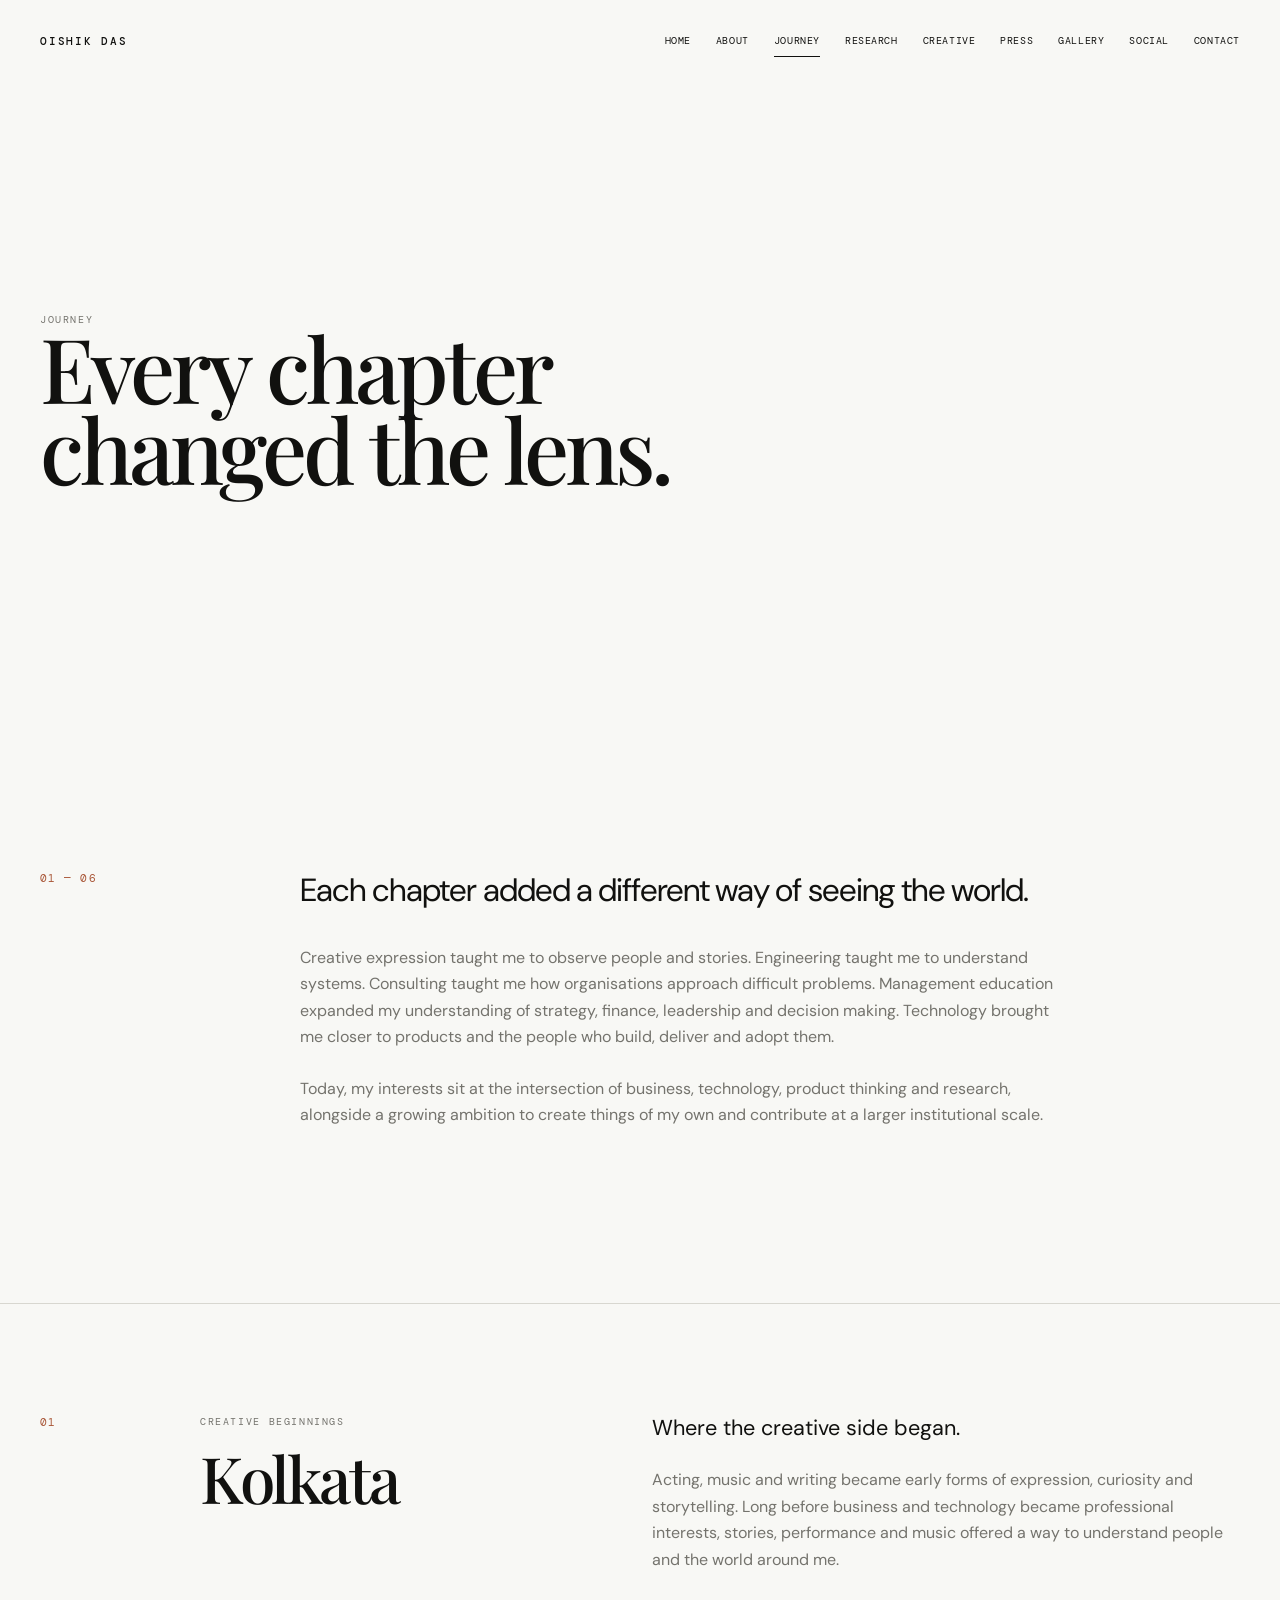
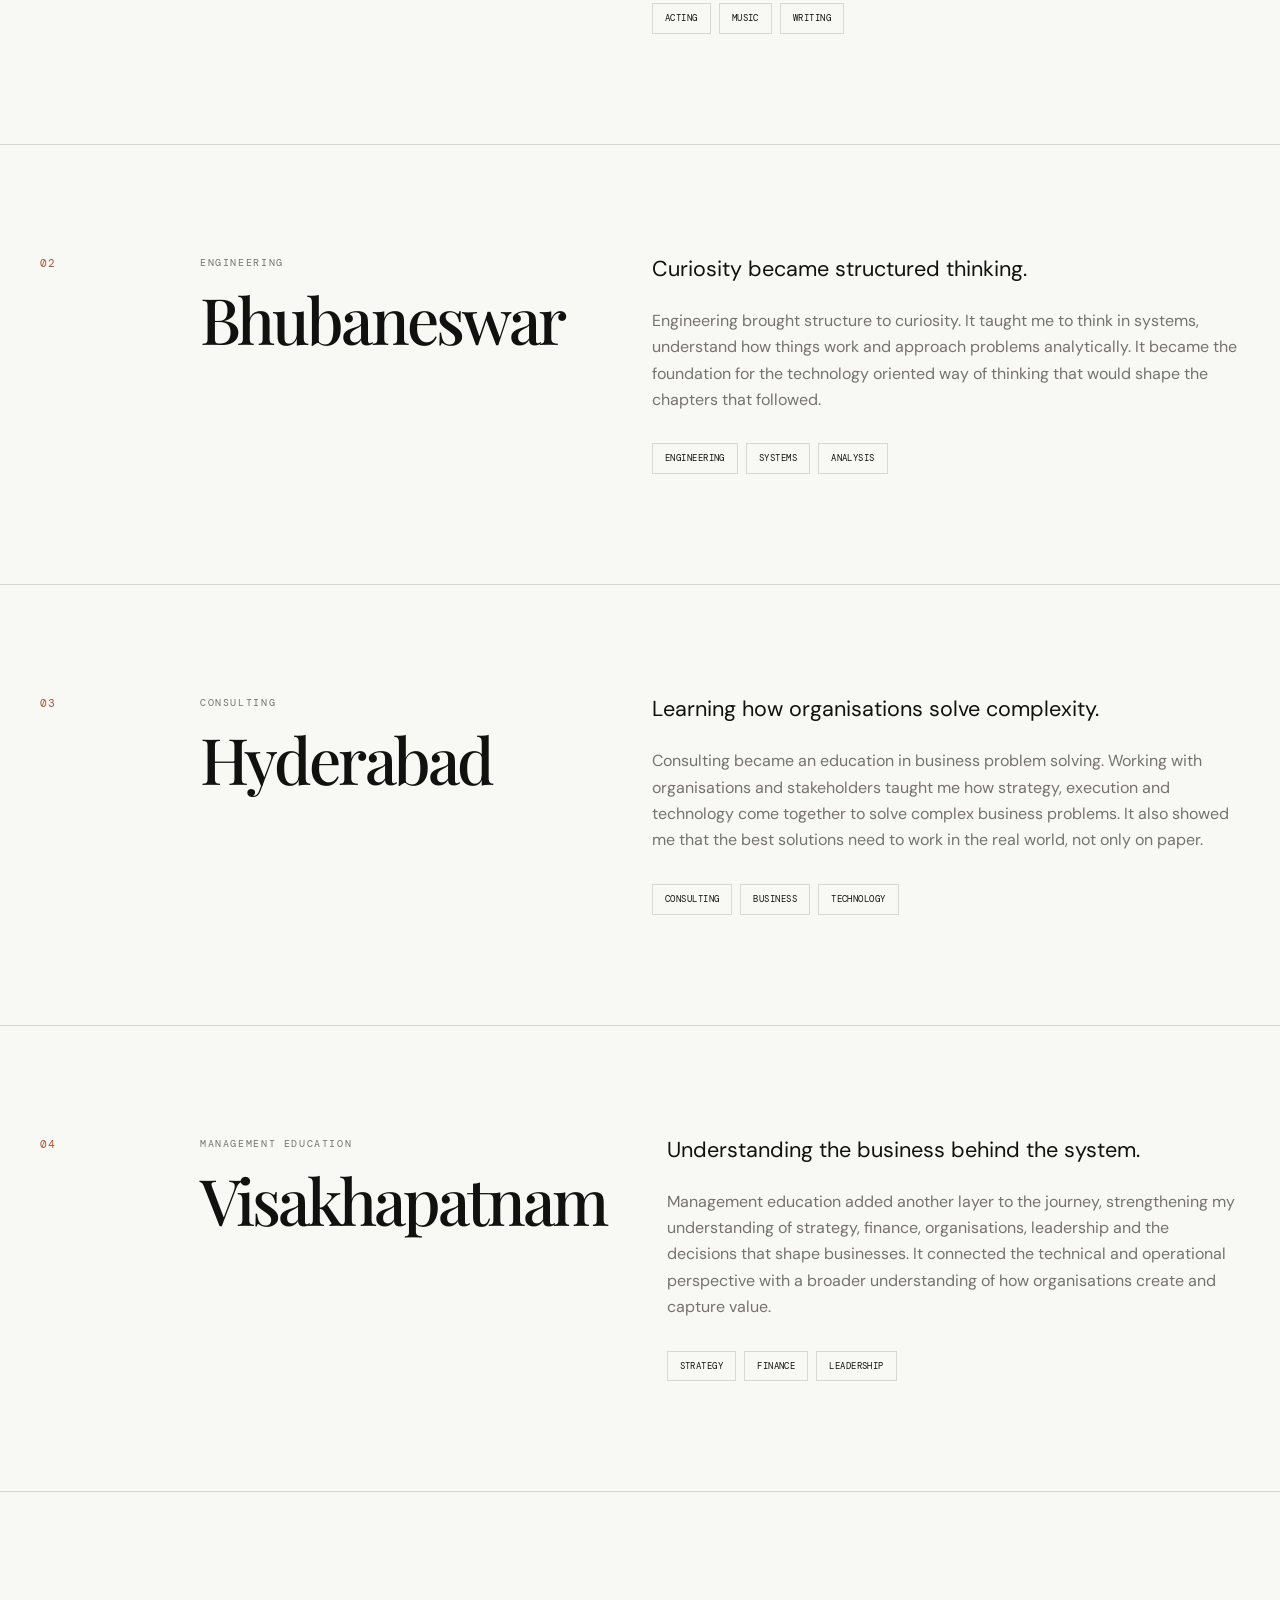
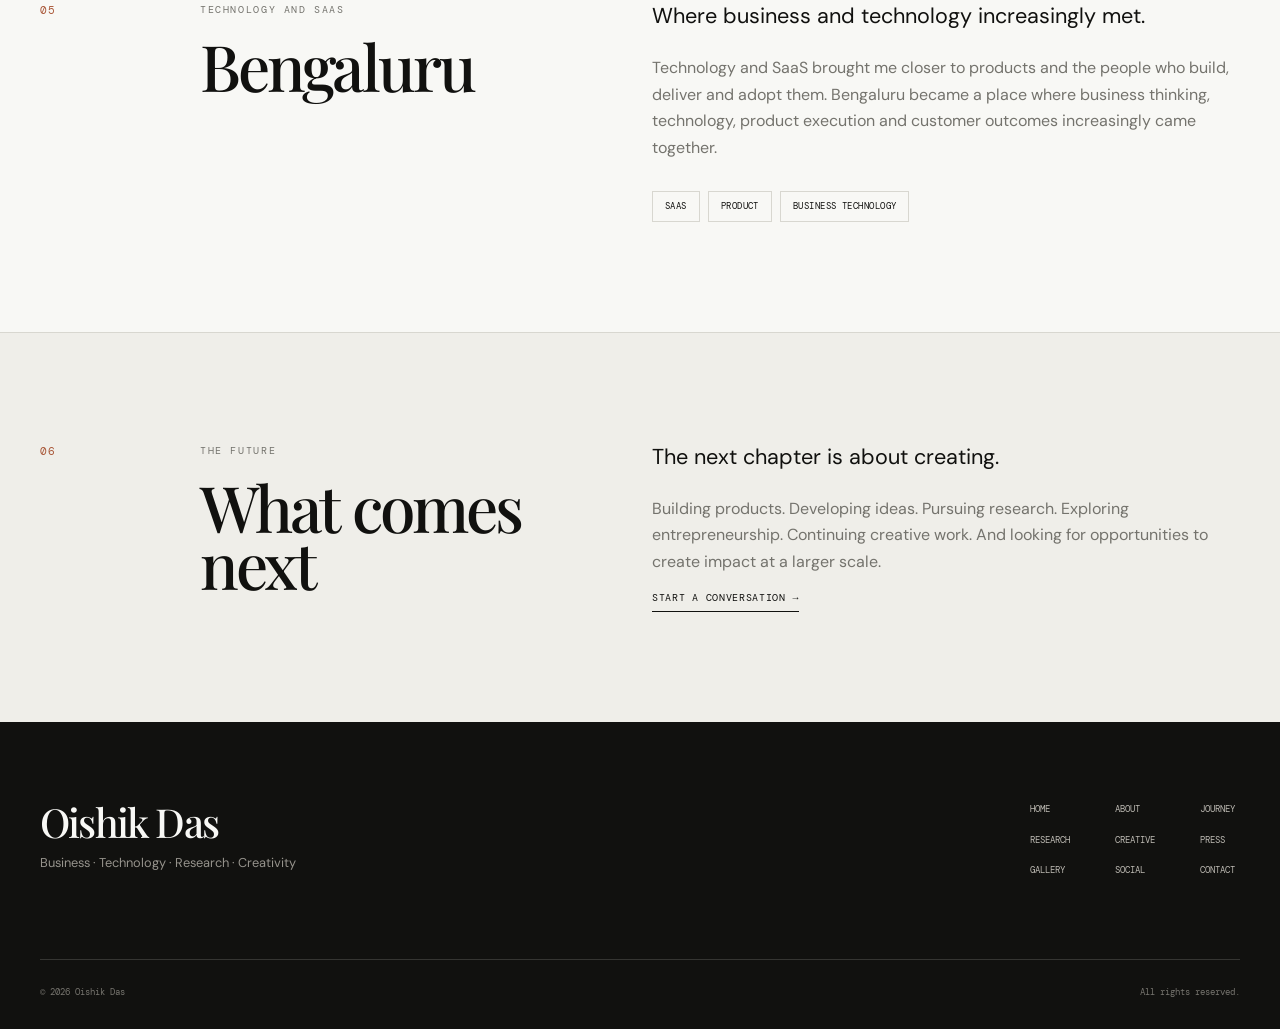
<file: journey.html>
<!DOCTYPE html>
<html lang="en">
<head>
  <meta charset="UTF-8">

  <meta name="viewport" content="width=device-width, initial-scale=1.0">

  <title>Journey | Oishik Das</title>

  <meta
    name="description"
    content="The professional, educational and creative journey of Oishik Das."
  >

  <meta name="author" content="Oishik Das">
  <meta name="robots" content="index, follow">

  <link
    rel="canonical"
    href="https://official.oishikdas.workers.dev/journey.html"
  >

  <link rel="stylesheet" href="style.css">

  <link rel="preconnect" href="https://fonts.googleapis.com">
  <link rel="preconnect" href="https://fonts.gstatic.com" crossorigin>

  <link
    href="https://fonts.googleapis.com/css2?family=DM+Mono:wght@400;500&family=DM+Sans:wght@400;500;600;700&family=Playfair+Display:wght@500;600&display=swap"
    rel="stylesheet"
  >

  <script type="application/ld+json">
  {
    "@context": "https://schema.org",
    "@type": "Person",
    "@id": "https://official.oishikdas.workers.dev/#oishik-das",
    "name": "Oishik Das",
    "url": "https://official.oishikdas.workers.dev/",
    "sameAs": [
      "https://www.linkedin.com/in/oishikdas/",
      "https://www.instagram.com/oishik0412/",
      "https://www.x.com/oishik0412",
      "https://www.youtube.com/@oishik0412",
      "https://www.medium.com/@oishikdas",
      "https://www.quora.com/profile/Oishik-Das-4",
      "https://www.facebook.com/oishik0412",
      "https://www.imdb.com/name/nm18410928/",
      "https://www.researchgate.net/profile/Oishik-Das",
      "https://www.stage32.com/oishikdas",
      "https://www.themoviedb.org/person/6378803",
      "https://www.mubi.com/en/cast/oishik-das",
      "https://www.orcid.org/0009-0002-1970-5820",
      "https://www.webofscience.com/wos/author/record/QXJ-2533-2026",
      "https://independent.academia.edu/OishikDas",
      "https://www.scienceopen.com/user/oishikdas",
      "https://scholar.google.com/citations?user=Yp6HqusAAAAJ&hl=en",
      "https://www.semanticscholar.org/author/Das-Oishik/2468525039",
      "https://www.wikidata.org/wiki/Q140778180"
    ]
  }
  </script>
</head>

<body>

<header class="site-header">
  <nav class="navigation" aria-label="Primary navigation">

    <a href="index.html" class="brand">OISHIK DAS</a>

    <button
      class="menu-toggle"
      aria-label="Open navigation"
      aria-expanded="false"
      aria-controls="primary-navigation"
    >
      <span></span>
      <span></span>
    </button>

    <div class="nav-links" id="primary-navigation">
      <a href="index.html">Home</a>
      <a href="about.html">About</a>
      <a href="journey.html" class="active">Journey</a>
      <a href="research.html">Research</a>
      <a href="creative.html">Creative</a>
      <a href="press.html">Press</a>
      <a href="gallery.html">Gallery</a>
      <a href="social.html">Social</a>
      <a href="contact.html">Contact</a>
    </div>

  </nav>
</header>

<main>

  <section class="inner-hero page-reveal">

    <p class="eyebrow">Journey</p>

    <h2>
      Every chapter<br>
      changed the lens.
    </h2>

  </section>


  <section class="section journey-introduction page-reveal">

    <div class="journey-intro-number">
      01 — 06
    </div>

    <div>

      <p class="large-copy">
        Each chapter added a different way of seeing the world.
      </p>

      <p>
        Creative expression taught me to observe people and stories.
        Engineering taught me to understand systems. Consulting taught
        me how organisations approach difficult problems. Management
        education expanded my understanding of strategy, finance,
        leadership and decision making. Technology brought me closer
        to products and the people who build, deliver and adopt them.
      </p>

      <p>
        Today, my interests sit at the intersection of business,
        technology, product thinking and research, alongside a growing
        ambition to create things of my own and contribute at a larger
        institutional scale.
      </p>

    </div>

  </section>


  <section class="journey-timeline">

    <article class="journey-chapter page-reveal">

      <div class="chapter-number">01</div>

      <div class="chapter-place">
        <p class="eyebrow">Creative beginnings</p>
        <h2>Kolkata</h2>
      </div>

      <div class="chapter-content">

        <p class="chapter-title">
          Where the creative side began.
        </p>

        <p>
          Acting, music and writing became early forms of expression,
          curiosity and storytelling. Long before business and technology
          became professional interests, stories, performance and music
          offered a way to understand people and the world around me.
        </p>

        <div class="chapter-tags">
          <span>Acting</span>
          <span>Music</span>
          <span>Writing</span>
        </div>

      </div>

    </article>


    <article class="journey-chapter page-reveal">

      <div class="chapter-number">02</div>

      <div class="chapter-place">
        <p class="eyebrow">Engineering</p>
        <h2>Bhubaneswar</h2>
      </div>

      <div class="chapter-content">

        <p class="chapter-title">
          Curiosity became structured thinking.
        </p>

        <p>
          Engineering brought structure to curiosity. It taught me
          to think in systems, understand how things work and approach
          problems analytically. It became the foundation for the
          technology oriented way of thinking that would shape the
          chapters that followed.
        </p>

        <div class="chapter-tags">
          <span>Engineering</span>
          <span>Systems</span>
          <span>Analysis</span>
        </div>

      </div>

    </article>


    <article class="journey-chapter page-reveal">

      <div class="chapter-number">03</div>

      <div class="chapter-place">
        <p class="eyebrow">Consulting</p>
        <h2>Hyderabad</h2>
      </div>

      <div class="chapter-content">

        <p class="chapter-title">
          Learning how organisations solve complexity.
        </p>

        <p>
          Consulting became an education in business problem solving.
          Working with organisations and stakeholders taught me how
          strategy, execution and technology come together to solve
          complex business problems. It also showed me that the best
          solutions need to work in the real world, not only on paper.
        </p>

        <div class="chapter-tags">
          <span>Consulting</span>
          <span>Business</span>
          <span>Technology</span>
        </div>

      </div>

    </article>


    <article class="journey-chapter page-reveal">

      <div class="chapter-number">04</div>

      <div class="chapter-place">
        <p class="eyebrow">Management education</p>
        <h2>Visakhapatnam</h2>
      </div>

      <div class="chapter-content">

        <p class="chapter-title">
          Understanding the business behind the system.
        </p>

        <p>
          Management education added another layer to the journey,
          strengthening my understanding of strategy, finance,
          organisations, leadership and the decisions that shape
          businesses. It connected the technical and operational
          perspective with a broader understanding of how organisations
          create and capture value.
        </p>

        <div class="chapter-tags">
          <span>Strategy</span>
          <span>Finance</span>
          <span>Leadership</span>
        </div>

      </div>

    </article>


    <article class="journey-chapter page-reveal">

      <div class="chapter-number">05</div>

      <div class="chapter-place">
        <p class="eyebrow">Technology and SaaS</p>
        <h2>Bengaluru</h2>
      </div>

      <div class="chapter-content">

        <p class="chapter-title">
          Where business and technology increasingly met.
        </p>

        <p>
          Technology and SaaS brought me closer to products and the
          people who build, deliver and adopt them. Bengaluru became
          a place where business thinking, technology, product execution
          and customer outcomes increasingly came together.
        </p>

        <div class="chapter-tags">
          <span>SaaS</span>
          <span>Product</span>
          <span>Business Technology</span>
        </div>

      </div>

    </article>


    <article class="journey-chapter journey-next page-reveal">

      <div class="chapter-number">06</div>

      <div class="chapter-place">
        <p class="eyebrow">The future</p>
        <h2>What comes next</h2>
      </div>

      <div class="chapter-content">

        <p class="chapter-title">
          The next chapter is about creating.
        </p>

        <p>
          Building products. Developing ideas. Pursuing research.
          Exploring entrepreneurship. Continuing creative work.
          And looking for opportunities to create impact at a larger
          scale.
        </p>

        <a
          href="contact.html"
          class="text-link"
        >
          Start a conversation →
        </a>

      </div>

    </article>

  </section>

</main>


<footer class="site-footer">

  <div class="footer-top">

    <div>
      <h3>Oishik Das</h3>
      <p>Business · Technology · Research · Creativity</p>
    </div>

    <div class="footer-links">
      <a href="index.html">Home</a>
      <a href="about.html">About</a>
      <a href="journey.html">Journey</a>
      <a href="research.html">Research</a>
      <a href="creative.html">Creative</a>
      <a href="press.html">Press</a>
      <a href="gallery.html">Gallery</a>
      <a href="social.html">Social</a>
      <a href="contact.html">Contact</a>
    </div>

  </div>

  <div class="footer-bottom">
    <span>© 2026 Oishik Das</span>
    <span>All rights reserved.</span>
  </div>

</footer>

<script src="script.js"></script>

</body>
</html>
</file>
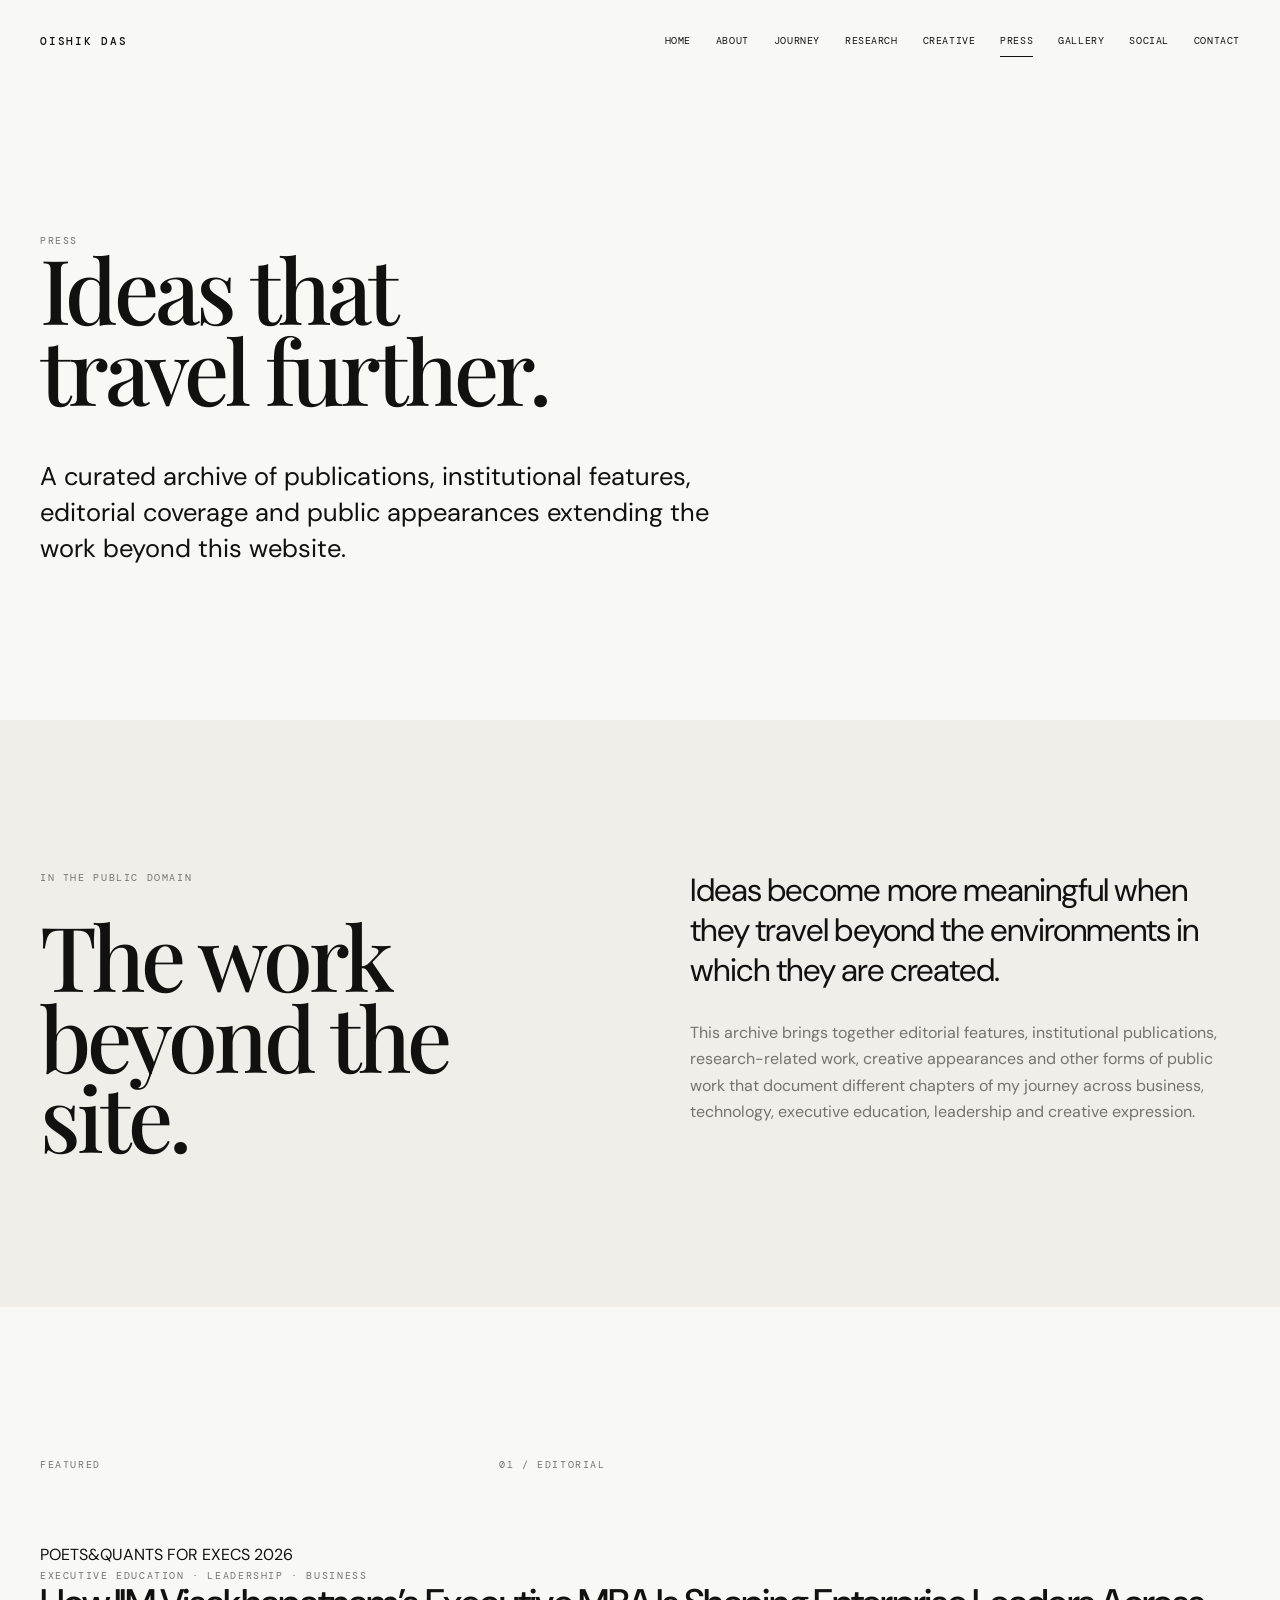
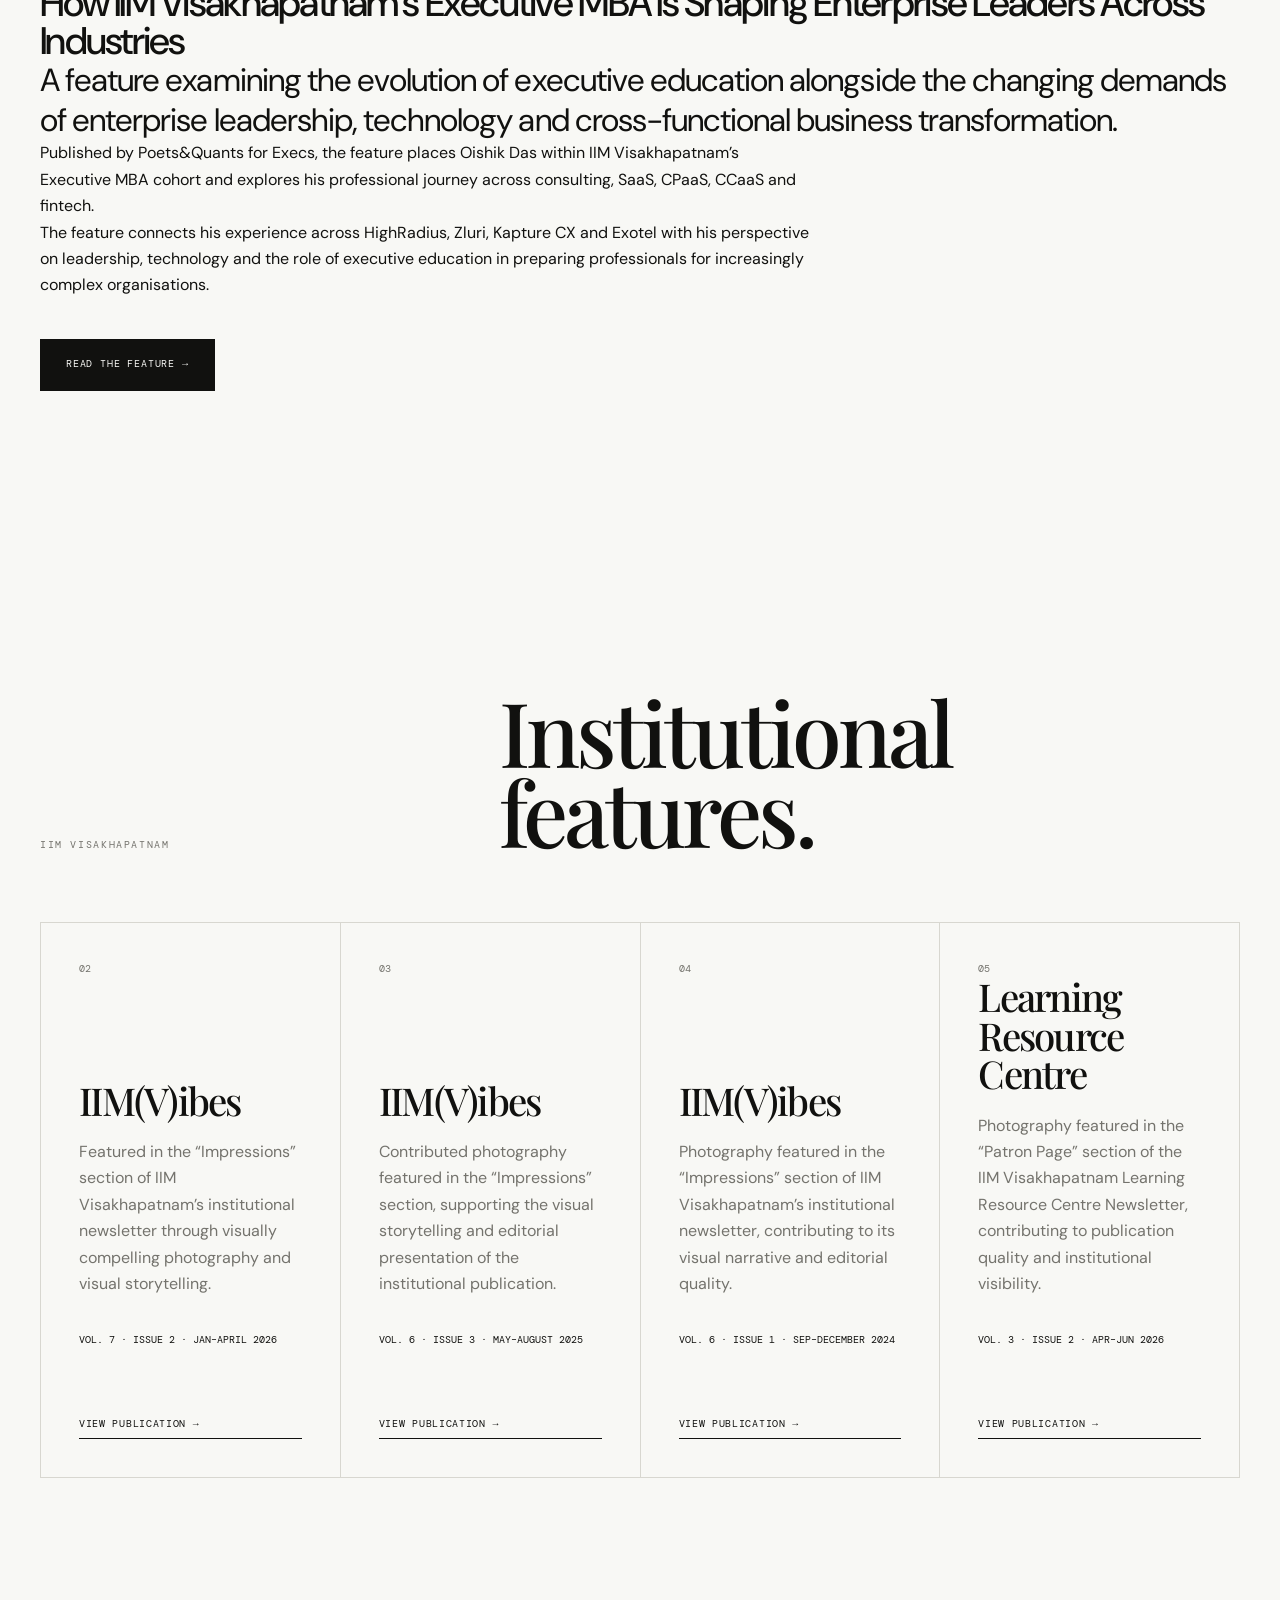
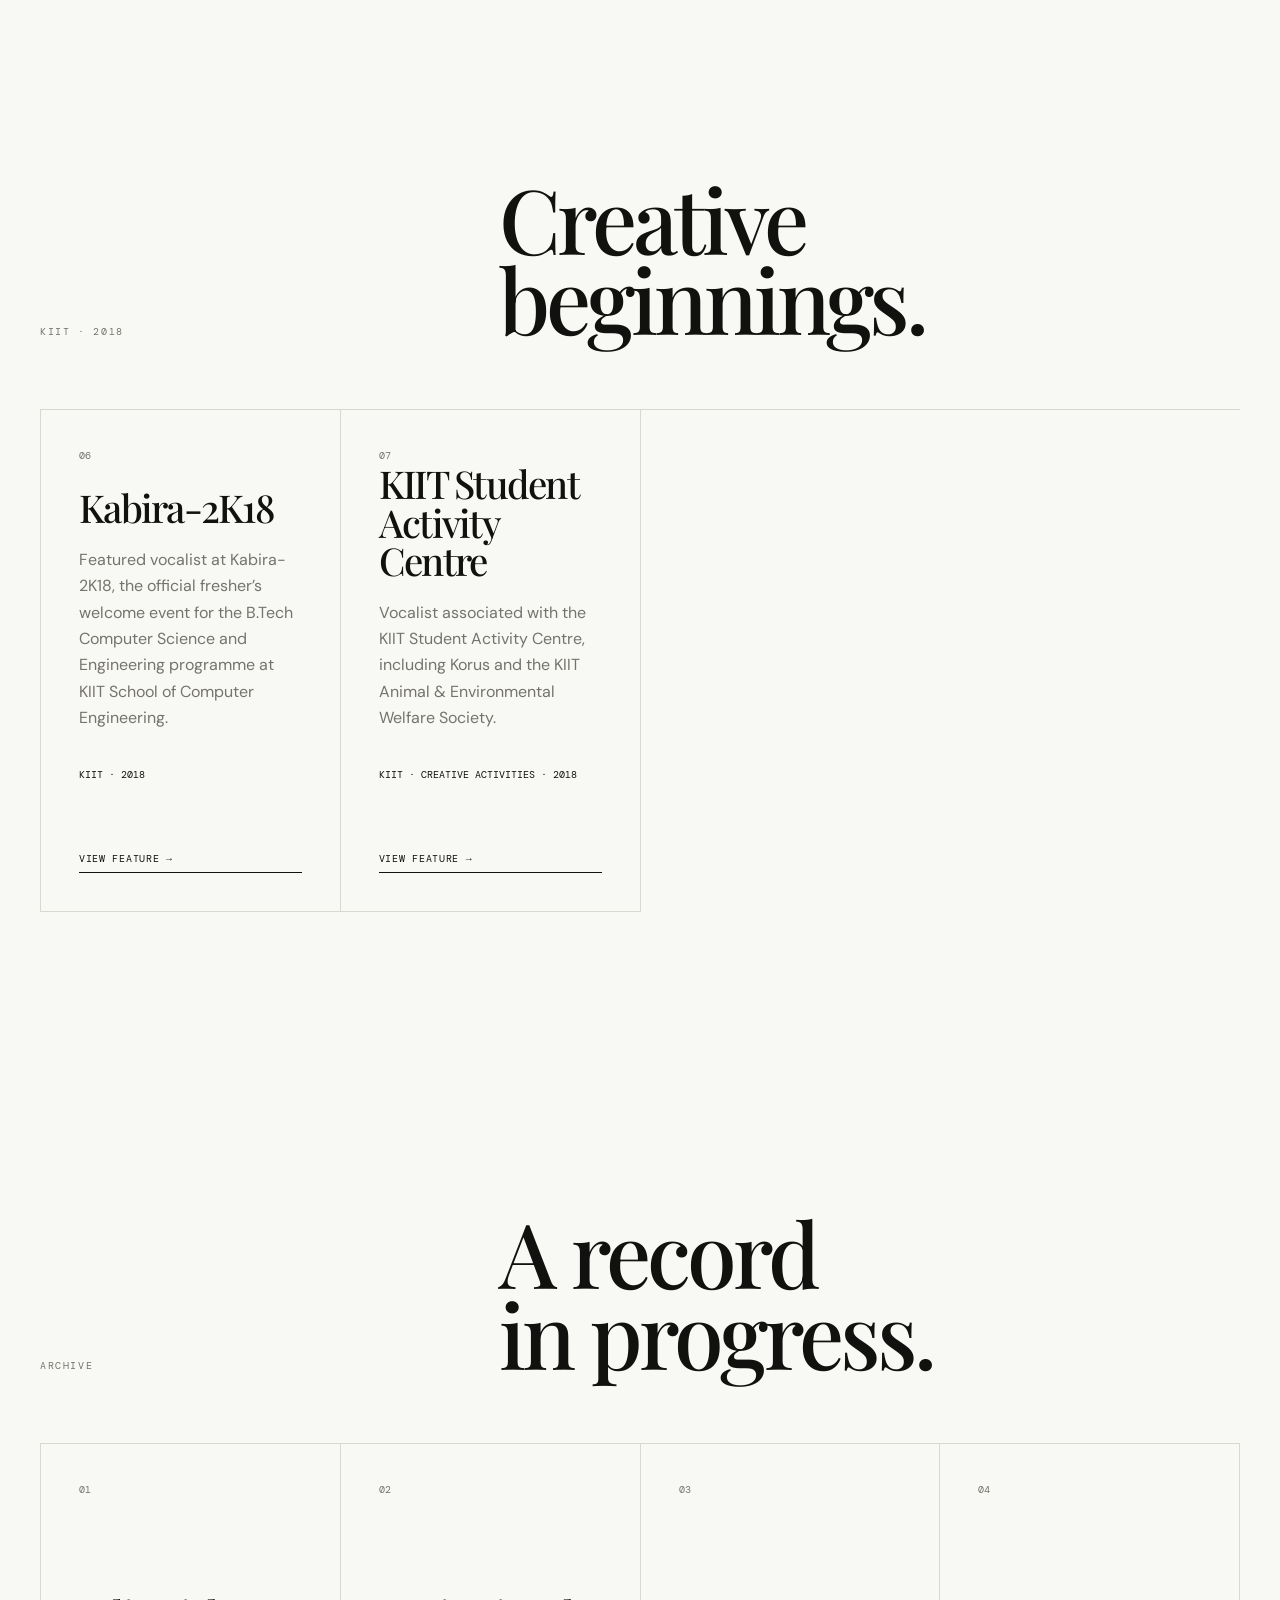
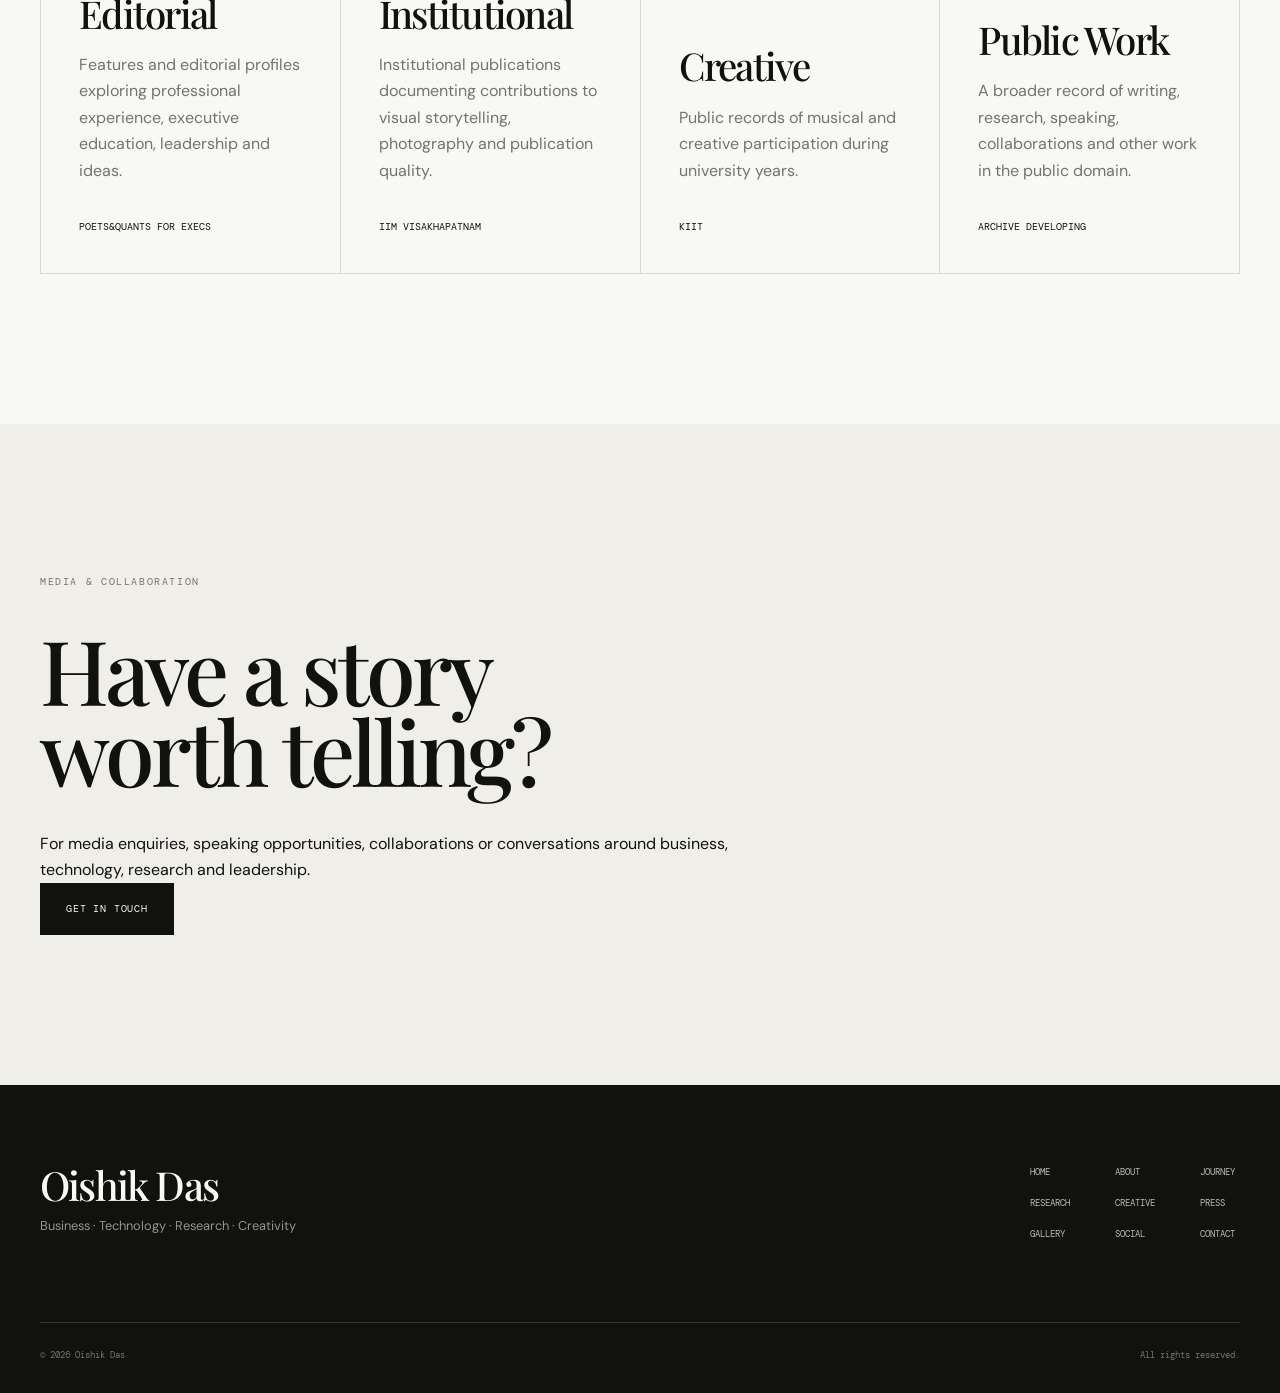
<file: press.html>
<!DOCTYPE html>
<html lang="en">
<head>
  <meta charset="UTF-8">

  <meta
    name="viewport"
    content="width=device-width, initial-scale=1.0"
  >

  <title>Press | Oishik Das</title>

  <meta
    name="description"
    content="Press, publications, institutional features and public appearances featuring Oishik Das across executive education, business, technology, research and creative work."
  >

  <meta name="author" content="Oishik Das">
  <meta name="robots" content="index, follow, max-image-preview:large">

  <link
    rel="canonical"
    href="https://official.oishikdas.workers.dev/press.html"
  >

  <meta
    property="og:type"
    content="website"
  >

  <meta
    property="og:title"
    content="Press | Oishik Das"
  >

  <meta
    property="og:description"
    content="Publications, institutional features, editorial coverage and public appearances featuring Oishik Das."
  >

  <meta
    property="og:url"
    content="https://official.oishikdas.workers.dev/press.html"
  >

  <meta
    property="og:site_name"
    content="Oishik Das"
  >

  <link rel="stylesheet" href="style.css">

  <link
    rel="preconnect"
    href="https://fonts.googleapis.com"
  >

  <link
    rel="preconnect"
    href="https://fonts.gstatic.com"
    crossorigin
  >

  <link
    href="https://fonts.googleapis.com/css2?family=DM+Mono:wght@400;500&family=DM+Sans:wght@400;500;600;700&family=Playfair+Display:wght@500;600&display=swap"
    rel="stylesheet"
  >


  <!--
    PERSON ENTITY
    Connects this page back to the primary Oishik Das entity.
  -->

  <script type="application/ld+json">
  {
    "@context": "https://schema.org",
    "@type": "Person",
    "@id": "https://official.oishikdas.workers.dev/#oishik-das",
    "name": "Oishik Das",
    "url": "https://official.oishikdas.workers.dev/",
    "sameAs": [
      "https://www.linkedin.com/in/oishikdas/",
      "https://www.instagram.com/oishik0412/",
      "https://www.x.com/oishik0412",
      "https://www.youtube.com/@oishik0412",
      "https://www.medium.com/@oishikdas",
      "https://www.quora.com/profile/Oishik-Das-4",
      "https://www.facebook.com/oishik0412",
      "https://www.imdb.com/name/nm18410928/",
      "https://www.researchgate.net/profile/Oishik-Das",
      "https://www.stage32.com/oishikdas",
      "https://www.themoviedb.org/person/6378803",
      "https://www.mubi.com/en/cast/oishik-das",
      "https://www.orcid.org/0009-0002-1970-5820",
      "https://www.webofscience.com/wos/author/record/QXJ-2533-2026",
      "https://independent.academia.edu/OishikDas",
      "https://www.scienceopen.com/user/oishikdas",
      "https://scholar.google.com/citations?user=Yp6HqusAAAAJ&hl=en",
      "https://www.semanticscholar.org/author/Das-Oishik/2468525039",
      "https://www.wikidata.org/wiki/Q140778180"
    ]
  }
  </script>


  <!--
    PRESS ARCHIVE ENTITY
    Connects the seven public features/publications
    to the Oishik Das entity.
  -->

  <script type="application/ld+json">
  {
    "@context": "https://schema.org",
    "@type": "ItemList",
    "@id": "https://official.oishikdas.workers.dev/press.html#press-archive",
    "name": "Press and Public Features — Oishik Das",
    "description": "A curated archive of editorial features, institutional publications and public appearances featuring Oishik Das.",
    "url": "https://official.oishikdas.workers.dev/press.html",
    "itemListElement": [

      {
        "@type": "ListItem",
        "position": 1,
        "item": {
          "@type": "Article",
          "@id": "https://poetsandquantsforexecs.com/admissions/how-iim-visakhapatnams-executive-mba-is-shaping-enterprise-leaders-across-industries/#article",
          "url": "https://poetsandquantsforexecs.com/admissions/how-iim-visakhapatnams-executive-mba-is-shaping-enterprise-leaders-across-industries/",
          "headline": "How IIM Visakhapatnam’s Executive MBA Is Shaping Enterprise Leaders Across Industries",
          "publisher": {
            "@type": "Organization",
            "name": "Poets&Quants for Execs",
            "url": "https://poetsandquantsforexecs.com/"
          },
          "about": {
            "@type": "Person",
            "@id": "https://official.oishikdas.workers.dev/#oishik-das",
            "name": "Oishik Das"
          }
        }
      },

      {
        "@type": "ListItem",
        "position": 2,
        "item": {
          "@type": "CreativeWork",
          "name": "IIM(V)ibes — Vol. 7, Issue 2, Jan–April 2026",
          "url": "https://www.iimv.ac.in/newsletters/v7i2jan-april2026/mobile/index.html",
          "publisher": {
            "@type": "CollegeOrUniversity",
            "name": "Indian Institute of Management Visakhapatnam"
          },
          "about": {
            "@type": "Person",
            "@id": "https://official.oishikdas.workers.dev/#oishik-das",
            "name": "Oishik Das"
          }
        }
      },

      {
        "@type": "ListItem",
        "position": 3,
        "item": {
          "@type": "CreativeWork",
          "name": "IIM(V)ibes — Vol. 6, Issue 3, May–August 2025",
          "url": "https://www.iimv.ac.in/newsletters/v6i3mayaug2025/index.html",
          "publisher": {
            "@type": "CollegeOrUniversity",
            "name": "Indian Institute of Management Visakhapatnam"
          },
          "about": {
            "@type": "Person",
            "@id": "https://official.oishikdas.workers.dev/#oishik-das",
            "name": "Oishik Das"
          }
        }
      },

      {
        "@type": "ListItem",
        "position": 4,
        "item": {
          "@type": "CreativeWork",
          "name": "IIM(V)ibes — Vol. 6, Issue 1, Sep–December 2024",
          "url": "https://www.iimv.ac.in/newsletters/v6i1sepdec2024/index.html",
          "publisher": {
            "@type": "CollegeOrUniversity",
            "name": "Indian Institute of Management Visakhapatnam"
          },
          "about": {
            "@type": "Person",
            "@id": "https://official.oishikdas.workers.dev/#oishik-das",
            "name": "Oishik Das"
          }
        }
      },

      {
        "@type": "ListItem",
        "position": 5,
        "item": {
          "@type": "CreativeWork",
          "name": "IIM Visakhapatnam Learning Resource Centre Newsletter — Volume 3, Issue 2, Apr–Jun 2026",
          "url": "https://www.iimv.ac.in/libnewsletter/v3i2/index.html",
          "publisher": {
            "@type": "CollegeOrUniversity",
            "name": "Indian Institute of Management Visakhapatnam"
          },
          "about": {
            "@type": "Person",
            "@id": "https://official.oishikdas.workers.dev/#oishik-das",
            "name": "Oishik Das"
          }
        }
      },

      {
        "@type": "ListItem",
        "position": 6,
        "item": {
          "@type": "CreativeWork",
          "name": "Kabira-2K18 — KIIT School of Computer Engineering",
          "url": "https://www.facebook.com/photo.php?fbid=317906085692788&set=a.508865224702259&id=100067363579541",
          "description": "Institutional social media feature documenting Oishik Das as a vocalist at Kabira-2K18, the official fresher's welcome event for the B.Tech Computer Science and Engineering program.",
          "about": {
            "@type": "Person",
            "@id": "https://official.oishikdas.workers.dev/#oishik-das",
            "name": "Oishik Das"
          }
        }
      },

      {
        "@type": "ListItem",
        "position": 7,
        "item": {
          "@type": "CreativeWork",
          "name": "KIIT Student Activity Centre — Vocalist Feature",
          "url": "https://www.facebook.com/photo.php?fbid=1995574453832334&set=a.1994148937308219&id=100064435311537",
          "description": "Institutional feature documenting Oishik Das's involvement as a vocalist with the KIIT Student Activity Centre, including Korus and KIIT Animal & Environmental Welfare Society.",
          "about": {
            "@type": "Person",
            "@id": "https://official.oishikdas.workers.dev/#oishik-das",
            "name": "Oishik Das"
          }
        }
      }

    ]
  }
  </script>

</head>


<body>

<header class="site-header">

  <nav class="navigation" aria-label="Primary navigation">

    <a href="index.html" class="brand">
      OISHIK DAS
    </a>

    <button
      class="menu-toggle"
      aria-label="Open navigation"
      aria-expanded="false"
      aria-controls="primary-navigation"
    >
      <span></span>
      <span></span>
    </button>

    <div class="nav-links" id="primary-navigation">

      <a href="index.html">Home</a>
      <a href="about.html">About</a>
      <a href="journey.html">Journey</a>
      <a href="research.html">Research</a>
      <a href="creative.html">Creative</a>
      <a href="press.html" class="active">Press</a>
      <a href="gallery.html">Gallery</a>
      <a href="social.html">Social</a>
      <a href="contact.html">Contact</a>

    </div>

  </nav>

</header>


<main>


  <!-- HERO -->

  <section class="inner-hero page-reveal">

    <p class="eyebrow">
      Press
    </p>

    <h2>
      Ideas that<br>
      travel further.
    </h2>

    <p class="inner-introduction">
      A curated archive of publications, institutional features,
      editorial coverage and public appearances extending the
      work beyond this website.
    </p>

  </section>


  <!-- INTRODUCTION -->

  <section class="press-introduction section page-reveal">

    <div>

      <p class="eyebrow">
        In the public domain
      </p>

      <h2>
        The work<br>
        beyond the site.
      </h2>

    </div>

    <div>

      <p class="large-copy">
        Ideas become more meaningful when they travel beyond
        the environments in which they are created.
      </p>

      <p>
        This archive brings together editorial features,
        institutional publications, research-related work,
        creative appearances and other forms of public work
        that document different chapters of my journey across
        business, technology, executive education, leadership
        and creative expression.
      </p>

    </div>

  </section>


  <!-- FEATURED EDITORIAL -->

  <section class="section press-feature page-reveal">

    <div class="section-heading compact">

      <div>
        <p class="eyebrow">
          Featured
        </p>
      </div>

      <div>
        <p class="eyebrow">
          01 / Editorial
        </p>
      </div>

    </div>


    <article class="press-feature-card">

      <div class="press-feature-meta">

        <span>
          POETS&QUANTS FOR EXECS
        </span>

        <span>
          2026
        </span>

      </div>


      <div class="press-feature-content">

        <p class="eyebrow">
          Executive Education · Leadership · Business
        </p>

        <h3>
          How IIM Visakhapatnam’s Executive MBA
          Is Shaping Enterprise Leaders Across Industries
        </h3>

        <p class="large-copy">
          A feature examining the evolution of executive education
          alongside the changing demands of enterprise leadership,
          technology and cross-functional business transformation.
        </p>

        <p>
          Published by Poets&Quants for Execs, the feature places
          Oishik Das within IIM Visakhapatnam’s Executive MBA cohort
          and explores his professional journey across consulting,
          SaaS, CPaaS, CCaaS and fintech.
        </p>

        <p>
          The feature connects his experience across HighRadius,
          Zluri, Kapture CX and Exotel with his perspective on
          leadership, technology and the role of executive education
          in preparing professionals for increasingly complex
          organisations.
        </p>

        <div class="hero-actions">

          <a
            href="https://poetsandquantsforexecs.com/admissions/how-iim-visakhapatnams-executive-mba-is-shaping-enterprise-leaders-across-industries/"
            class="button button-primary"
            target="_blank"
            rel="noopener noreferrer"
          >
            Read the feature →
          </a>

        </div>

      </div>

    </article>

  </section>


  <!-- IIM VISAKHAPATNAM -->

  <section class="section press-archive page-reveal">

    <div class="section-heading compact">

      <div>
        <p class="eyebrow">
          IIM Visakhapatnam
        </p>
      </div>

      <div>
        <h2>
          Institutional<br>
          features.
        </h2>
      </div>

    </div>


    <div class="home-grid">


      <!-- IIMV 2026 -->

      <article class="home-card">

        <span>
          02
        </span>

        <h3>
          IIM(V)ibes
        </h3>

        <p>
          Featured in the “Impressions” section of IIM Visakhapatnam’s
          institutional newsletter through visually compelling
          photography and visual storytelling.
        </p>

        <strong>
          Vol. 7 · Issue 2 · Jan–April 2026
        </strong>

        <br><br>

        <a
          href="https://www.iimv.ac.in/newsletters/v7i2jan-april2026/mobile/index.html"
          class="text-link"
          target="_blank"
          rel="noopener noreferrer"
        >
          View publication →
        </a>

      </article>


      <!-- IIMV 2025 -->

      <article class="home-card">

        <span>
          03
        </span>

        <h3>
          IIM(V)ibes
        </h3>

        <p>
          Contributed photography featured in the “Impressions”
          section, supporting the visual storytelling and editorial
          presentation of the institutional publication.
        </p>

        <strong>
          Vol. 6 · Issue 3 · May–August 2025
        </strong>

        <br><br>

        <a
          href="https://www.iimv.ac.in/newsletters/v6i3mayaug2025/index.html"
          class="text-link"
          target="_blank"
          rel="noopener noreferrer"
        >
          View publication →
        </a>

      </article>


      <!-- IIMV 2024 -->

      <article class="home-card">

        <span>
          04
        </span>

        <h3>
          IIM(V)ibes
        </h3>

        <p>
          Photography featured in the “Impressions” section of
          IIM Visakhapatnam’s institutional newsletter, contributing
          to its visual narrative and editorial quality.
        </p>

        <strong>
          Vol. 6 · Issue 1 · Sep–December 2024
        </strong>

        <br><br>

        <a
          href="https://www.iimv.ac.in/newsletters/v6i1sepdec2024/index.html"
          class="text-link"
          target="_blank"
          rel="noopener noreferrer"
        >
          View publication →
        </a>

      </article>


      <!-- IIMV LRC -->

      <article class="home-card">

        <span>
          05
        </span>

        <h3>
          Learning Resource Centre
        </h3>

        <p>
          Photography featured in the “Patron Page” section of the
          IIM Visakhapatnam Learning Resource Centre Newsletter,
          contributing to publication quality and institutional
          visibility.
        </p>

        <strong>
          Vol. 3 · Issue 2 · Apr–Jun 2026
        </strong>

        <br><br>

        <a
          href="https://www.iimv.ac.in/libnewsletter/v3i2/index.html"
          class="text-link"
          target="_blank"
          rel="noopener noreferrer"
        >
          View publication →
        </a>

      </article>

    </div>

  </section>


  <!-- KIIT -->

  <section class="section press-archive page-reveal">

    <div class="section-heading compact">

      <div>
        <p class="eyebrow">
          KIIT · 2018
        </p>
      </div>

      <div>
        <h2>
          Creative<br>
          beginnings.
        </h2>
      </div>

    </div>


    <div class="home-grid">


      <!-- KABIRA 2K18 -->

      <article class="home-card">

        <span>
          06
        </span>

        <h3>
          Kabira-2K18
        </h3>

        <p>
          Featured vocalist at Kabira-2K18, the official fresher’s
          welcome event for the B.Tech Computer Science and
          Engineering programme at KIIT School of Computer Engineering.
        </p>

        <strong>
          KIIT · 2018
        </strong>

        <br><br>

        <a
          href="https://www.facebook.com/photo.php?fbid=317906085692788&set=a.508865224702259&id=100067363579541"
          class="text-link"
          target="_blank"
          rel="noopener noreferrer"
        >
          View feature →
        </a>

      </article>


      <!-- KIIT SAC -->

      <article class="home-card">

        <span>
          07
        </span>

        <h3>
          KIIT Student Activity Centre
        </h3>

        <p>
          Vocalist associated with the KIIT Student Activity Centre,
          including Korus and the KIIT Animal & Environmental Welfare
          Society.
        </p>

        <strong>
          KIIT · Creative Activities · 2018
        </strong>

        <br><br>

        <a
          href="https://www.facebook.com/photo.php?fbid=1995574453832334&set=a.1994148937308219&id=100064435311537"
          class="text-link"
          target="_blank"
          rel="noopener noreferrer"
        >
          View feature →
        </a>

      </article>


    </div>

  </section>


  <!-- ARCHIVE OVERVIEW -->

  <section class="section press-archive page-reveal">

    <div class="section-heading compact">

      <div>
        <p class="eyebrow">
          Archive
        </p>
      </div>

      <div>
        <h2>
          A record<br>
          in progress.
        </h2>
      </div>

    </div>


    <div class="home-grid">

      <div class="home-card">

        <span>
          01
        </span>

        <h3>
          Editorial
        </h3>

        <p>
          Features and editorial profiles exploring professional
          experience, executive education, leadership and ideas.
        </p>

        <strong>
          Poets&Quants for Execs
        </strong>

      </div>


      <div class="home-card">

        <span>
          02
        </span>

        <h3>
          Institutional
        </h3>

        <p>
          Institutional publications documenting contributions
          to visual storytelling, photography and publication
          quality.
        </p>

        <strong>
          IIM Visakhapatnam
        </strong>

      </div>


      <div class="home-card">

        <span>
          03
        </span>

        <h3>
          Creative
        </h3>

        <p>
          Public records of musical and creative participation
          during university years.
        </p>

        <strong>
          KIIT
        </strong>

      </div>


      <div class="home-card">

        <span>
          04
        </span>

        <h3>
          Public Work
        </h3>

        <p>
          A broader record of writing, research, speaking,
          collaborations and other work in the public domain.
        </p>

        <strong>
          Archive developing
        </strong>

      </div>

    </div>

  </section>


  <!-- MEDIA CONTACT -->

  <section class="press-contact section page-reveal">

    <p class="eyebrow">
      Media &amp; collaboration
    </p>

    <h2>
      Have a story<br>
      worth telling?
    </h2>

    <p>
      For media enquiries, speaking opportunities,
      collaborations or conversations around business,
      technology, research and leadership.
    </p>

    <a
      href="contact.html"
      class="button button-primary"
    >
      Get in touch
    </a>

  </section>

</main>


<footer class="site-footer">

  <div class="footer-top">

    <div>

      <h3>
        Oishik Das
      </h3>

      <p>
        Business · Technology · Research · Creativity
      </p>

    </div>


    <div class="footer-links">

      <a href="index.html">Home</a>
      <a href="about.html">About</a>
      <a href="journey.html">Journey</a>
      <a href="research.html">Research</a>
      <a href="creative.html">Creative</a>
      <a href="press.html">Press</a>
      <a href="gallery.html">Gallery</a>
      <a href="social.html">Social</a>
      <a href="contact.html">Contact</a>

    </div>

  </div>


  <div class="footer-bottom">

    <span>
      © 2026 Oishik Das
    </span>

    <span>
      All rights reserved.
    </span>

  </div>

</footer>


<script src="script.js"></script>

</body>
</html>
</file>
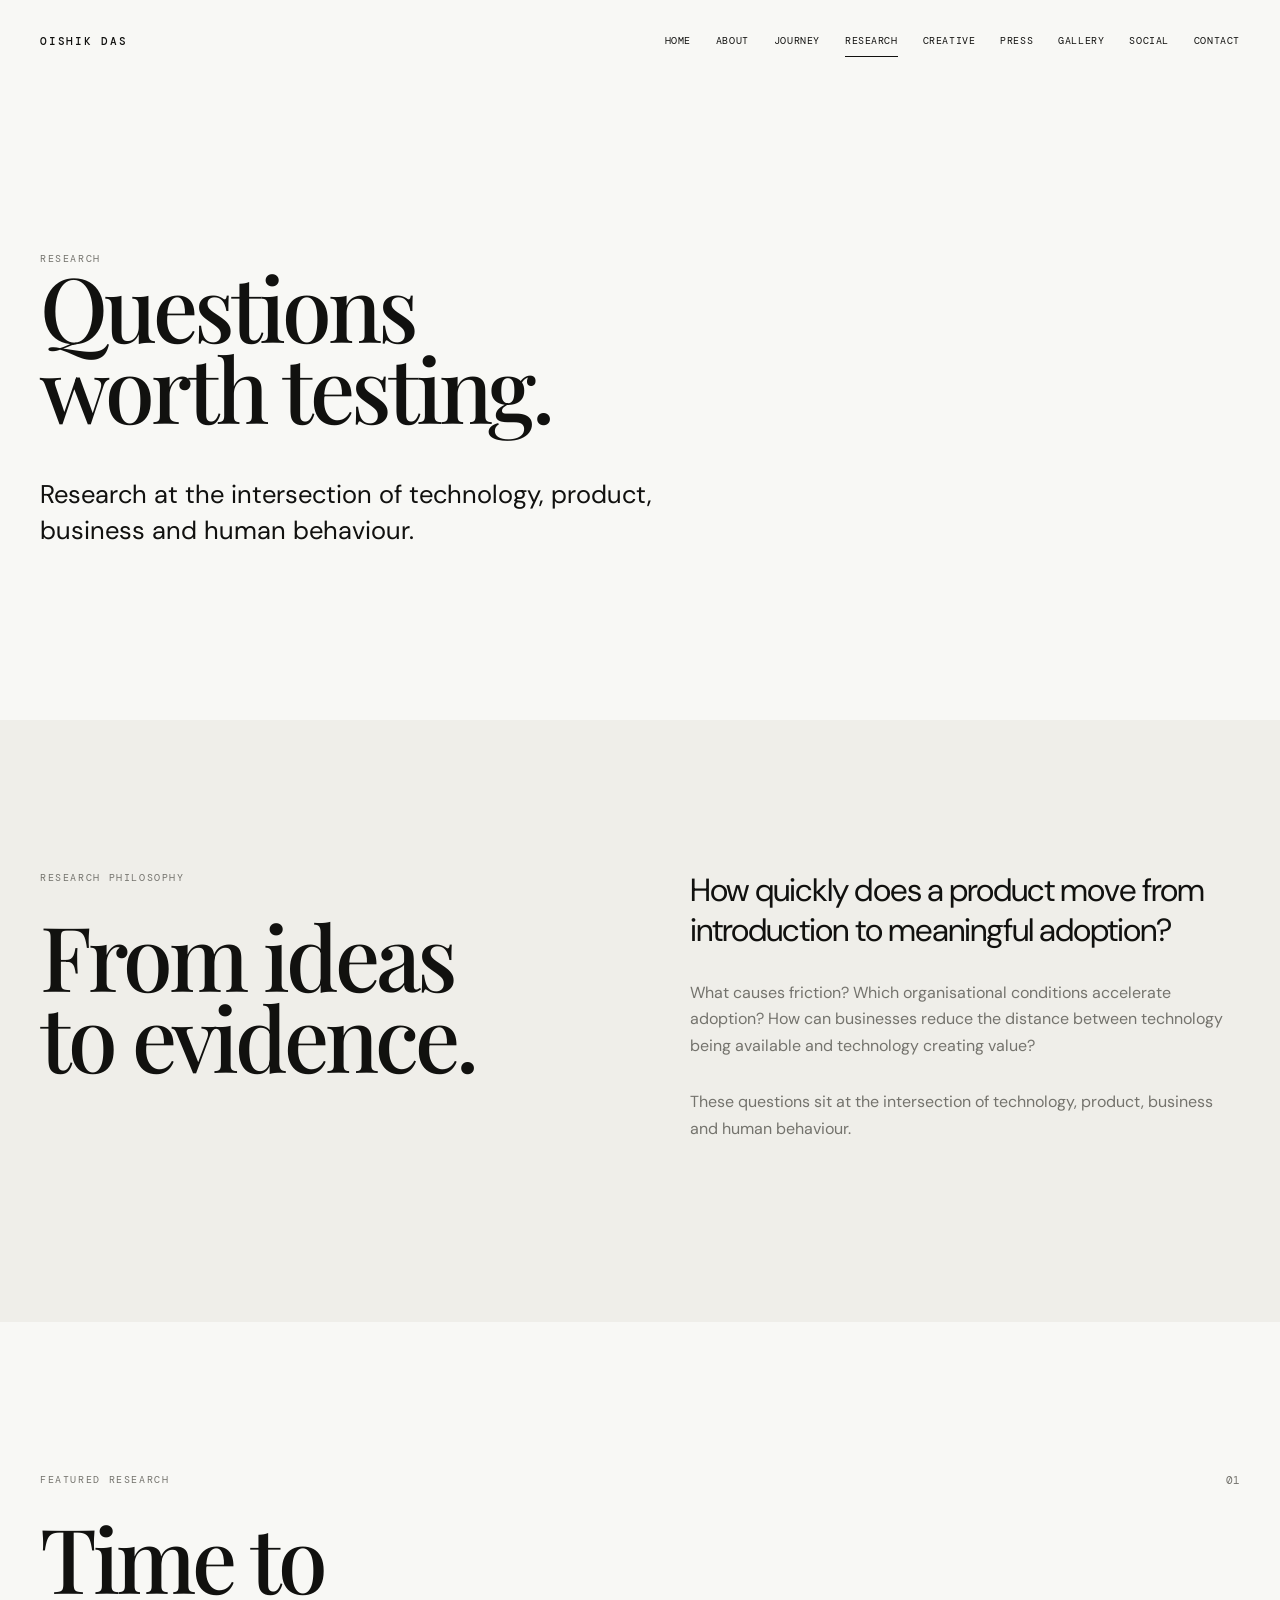
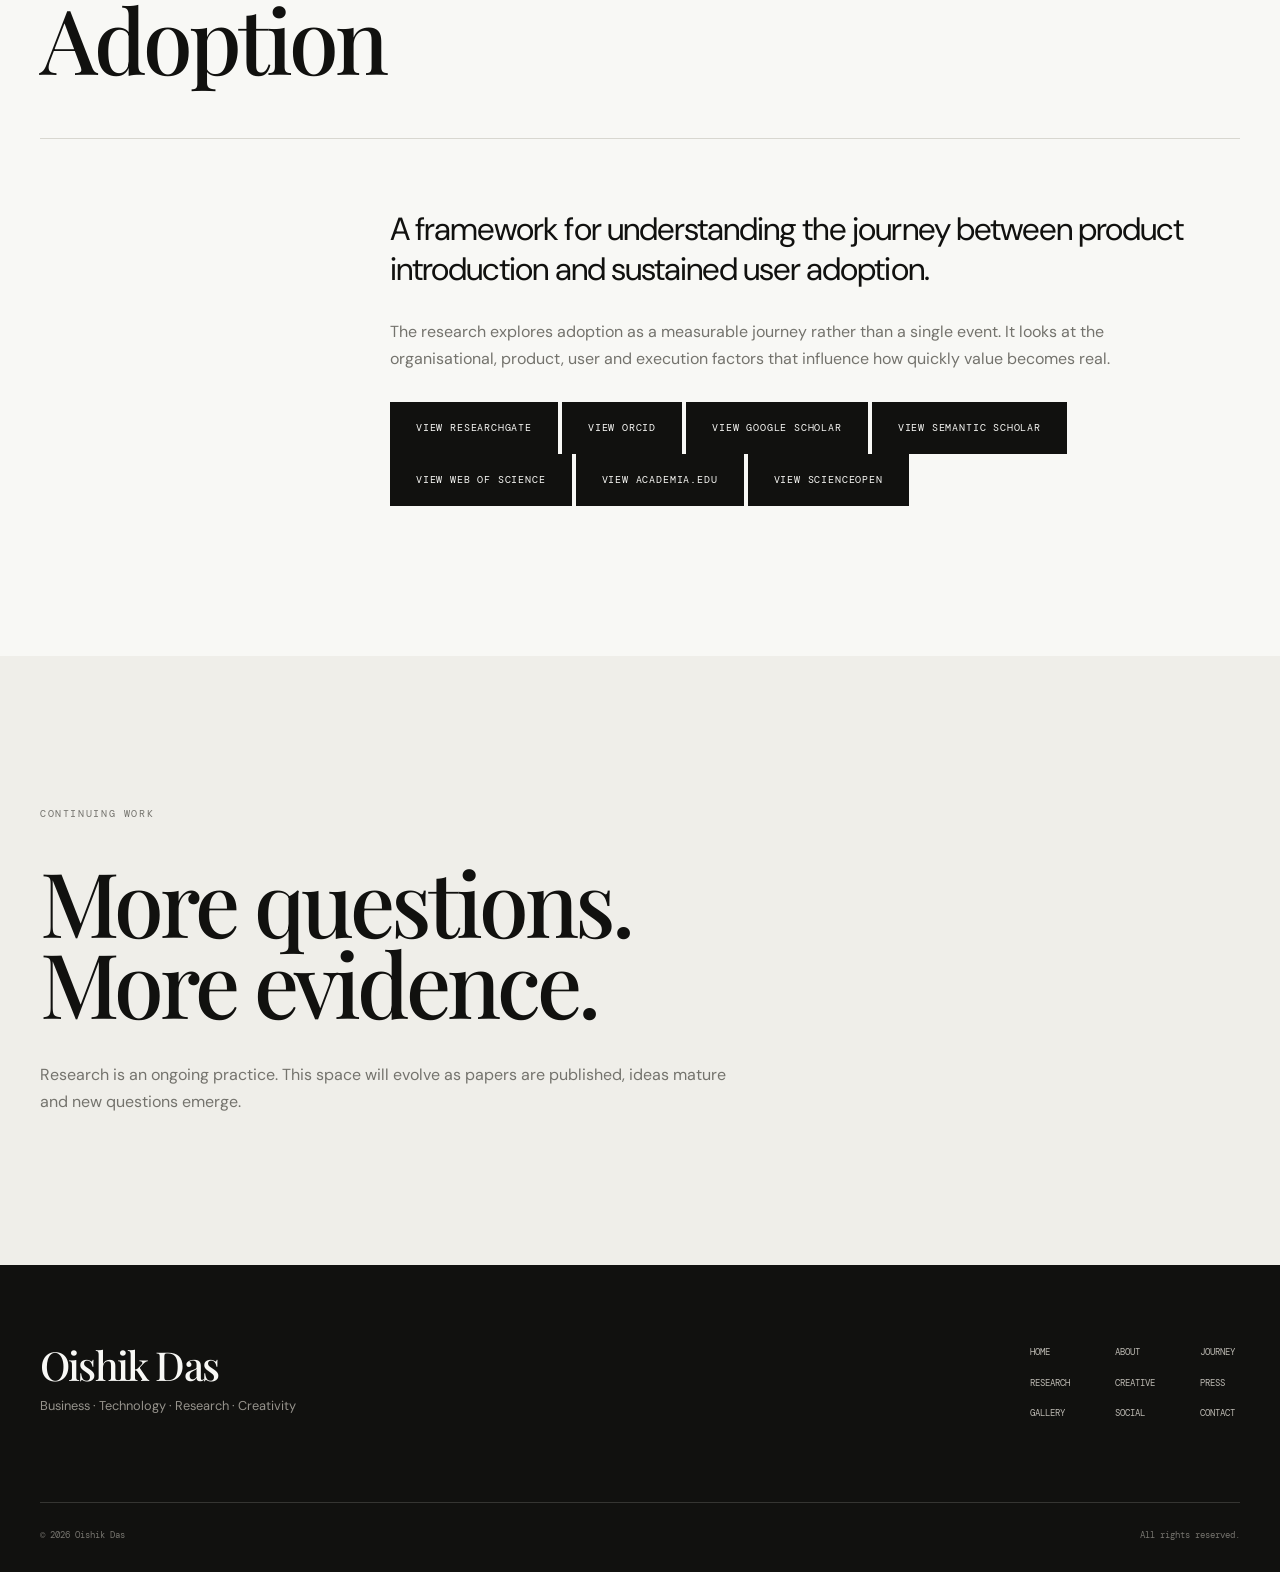
<file: research.html>
<!DOCTYPE html>
<html lang="en">
<head>
  <meta charset="UTF-8">

  <meta name="viewport" content="width=device-width, initial-scale=1.0">

  <title>Research | Oishik Das</title>

  <meta
    name="description"
    content="Research by Oishik Das exploring technology adoption, product value, organisational behaviour and business."
  >

  <meta name="author" content="Oishik Das">
  <meta name="robots" content="index, follow">

  <link
    rel="canonical"
    href="https://official.oishikdas.workers.dev/research.html"
  >

  <link rel="stylesheet" href="style.css">

  <link rel="preconnect" href="https://fonts.googleapis.com">
  <link rel="preconnect" href="https://fonts.gstatic.com" crossorigin>

  <link
    href="https://fonts.googleapis.com/css2?family=DM+Mono:wght@400;500&family=DM+Sans:wght@400;500;600;700&family=Playfair+Display:wght@500;600&display=swap"
    rel="stylesheet"
  >

  <script type="application/ld+json">
  {
    "@context": "https://schema.org",
    "@type": "Person",
    "@id": "https://official.oishikdas.workers.dev/#oishik-das",
    "name": "Oishik Das",
    "url": "https://official.oishikdas.workers.dev/",
    "sameAs": [
      "https://www.linkedin.com/in/oishikdas/",
      "https://www.instagram.com/oishik0412/",
      "https://www.x.com/oishik0412",
      "https://www.youtube.com/@oishik0412",
      "https://www.medium.com/@oishikdas",
      "https://www.quora.com/profile/Oishik-Das-4",
      "https://www.facebook.com/oishik0412",
      "https://www.imdb.com/name/nm18410928/",
      "https://www.researchgate.net/profile/Oishik-Das",
      "https://www.stage32.com/oishikdas",
      "https://www.themoviedb.org/person/6378803",
      "https://www.mubi.com/en/cast/oishik-das",
      "https://www.orcid.org/0009-0002-1970-5820",
      "https://www.webofscience.com/wos/author/record/QXJ-2533-2026",
      "https://independent.academia.edu/OishikDas",
      "https://www.scienceopen.com/user/oishikdas",
      "https://scholar.google.com/citations?user=Yp6HqusAAAAJ&hl=en",
      "https://www.semanticscholar.org/author/Das-Oishik/2468525039",      
      "https://www.wikidata.org/wiki/Q140778180"
    ]
  }
  </script>
</head>

<body>

<header class="site-header">
  <nav class="navigation" aria-label="Primary navigation">

    <a href="index.html" class="brand">OISHIK DAS</a>

    <button
      class="menu-toggle"
      aria-label="Open navigation"
      aria-expanded="false"
      aria-controls="primary-navigation"
    >
      <span></span>
      <span></span>
    </button>

    <div class="nav-links" id="primary-navigation">
      <a href="index.html">Home</a>
      <a href="about.html">About</a>
      <a href="journey.html">Journey</a>
      <a href="research.html" class="active">Research</a>
      <a href="creative.html">Creative</a>
      <a href="press.html">Press</a>
      <a href="gallery.html">Gallery</a>
      <a href="social.html">Social</a>
      <a href="contact.html">Contact</a>
    </div>

  </nav>
</header>

<main>

  <section class="inner-hero page-reveal">

    <p class="eyebrow">Research</p>

    <h2>
      Questions<br>
      worth testing.
    </h2>

    <p class="inner-introduction">
      Research at the intersection of technology, product,
      business and human behaviour.
    </p>

  </section>


  <section class="research-philosophy section page-reveal">

    <div>

      <p class="eyebrow">
        Research philosophy
      </p>

      <h2>
        From ideas<br>
        to evidence.
      </h2>

    </div>

    <div>

      <p class="large-copy">
        How quickly does a product move from introduction to meaningful
        adoption?
      </p>

      <p>
        What causes friction? Which organisational conditions accelerate
        adoption? How can businesses reduce the distance between
        technology being available and technology creating value?
      </p>

      <p>
        These questions sit at the intersection of technology, product,
        business and human behaviour.
      </p>

    </div>

  </section>


  <section class="section research-feature page-reveal">

    <div class="research-feature-header">

      <div>
        <p class="eyebrow">
          Featured research
        </p>

        <h2>
          Time to<br>
          Adoption
        </h2>
      </div>

      <span class="research-number">
        01
      </span>

    </div>

    <div class="research-feature-body">

      <p class="large-copy">
        A framework for understanding the journey between product
        introduction and sustained user adoption.
      </p>

      <p>
        The research explores adoption as a measurable journey rather
        than a single event. It looks at the organisational, product,
        user and execution factors that influence how quickly value
        becomes real.
      </p>

      <a
        href="https://www.researchgate.net/profile/Oishik-Das"
        target="_blank"
        rel="noopener noreferrer"
        class="button button-primary"
      >
        View ResearchGate
      </a>

      <a
        href="https://orcid.org/0009-0002-1970-5820"
        target="_blank"
        rel="noopener noreferrer"
        class="button button-primary"
      >
        View Orcid
      </a>
      
      <a
        href="https://scholar.google.com/citations?user=Yp6HqusAAAAJ&hl=en"
        target="_blank"
        rel="noopener noreferrer"
        class="button button-primary"
      >
        View Google Scholar
      </a>

      <a
        href="https://www.semanticscholar.org/author/Das-Oishik/2468525039"
        target="_blank"
        rel="noopener noreferrer"
        class="button button-primary"
      >
        View Semantic Scholar
      </a>
      
      <a
        href="https://www.webofscience.com/wos/author/record/QXJ-2533-2026"
        target="_blank"
        rel="noopener noreferrer"
        class="button button-primary"
      >
        View Web of Science
      </a>

      <a
        href="https://independent.academia.edu/OishikDas"
        target="_blank"
        rel="noopener noreferrer"
        class="button button-primary"
      >
        View Academia.edu
      </a>

      <a
        href="https://www.scienceopen.com/user/oishikdas"
        target="_blank"
        rel="noopener noreferrer"
        class="button button-primary"
      >
        View ScienceOpen
      </a>

    </div>

  </section>


  <section class="research-future section page-reveal">

    <p class="eyebrow">
      Continuing work
    </p>

    <h2>
      More questions.<br>
      More evidence.
    </h2>

    <p>
      Research is an ongoing practice. This space will evolve as
      papers are published, ideas mature and new questions emerge.
    </p>

  </section>

</main>


<footer class="site-footer">

  <div class="footer-top">

    <div>
      <h3>Oishik Das</h3>
      <p>Business · Technology · Research · Creativity</p>
    </div>

    <div class="footer-links">
      <a href="index.html">Home</a>
      <a href="about.html">About</a>
      <a href="journey.html">Journey</a>
      <a href="research.html">Research</a>
      <a href="creative.html">Creative</a>
      <a href="press.html">Press</a>
      <a href="gallery.html">Gallery</a>
      <a href="social.html">Social</a>
      <a href="contact.html">Contact</a>
    </div>

  </div>

  <div class="footer-bottom">
    <span>© 2026 Oishik Das</span>
    <span>All rights reserved.</span>
  </div>

</footer>

<script src="script.js"></script>

</body>
</html>
</file>
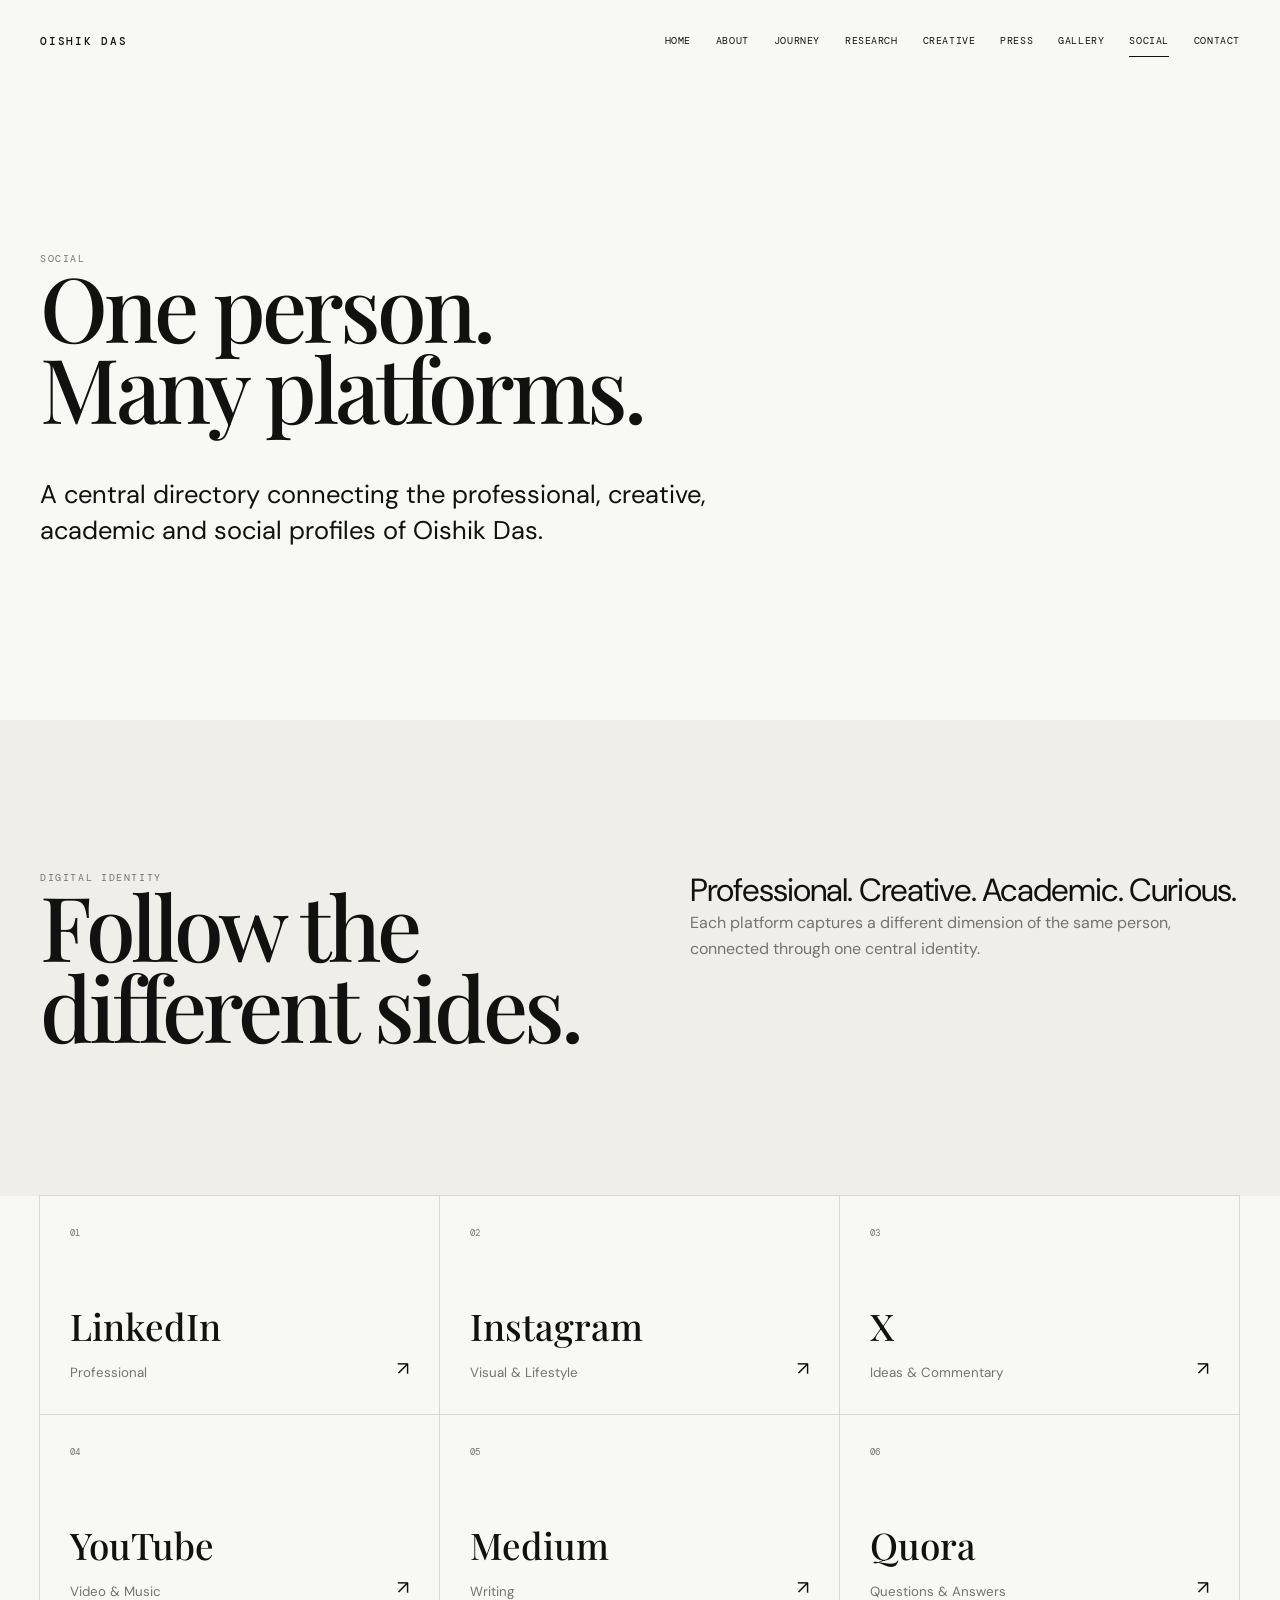
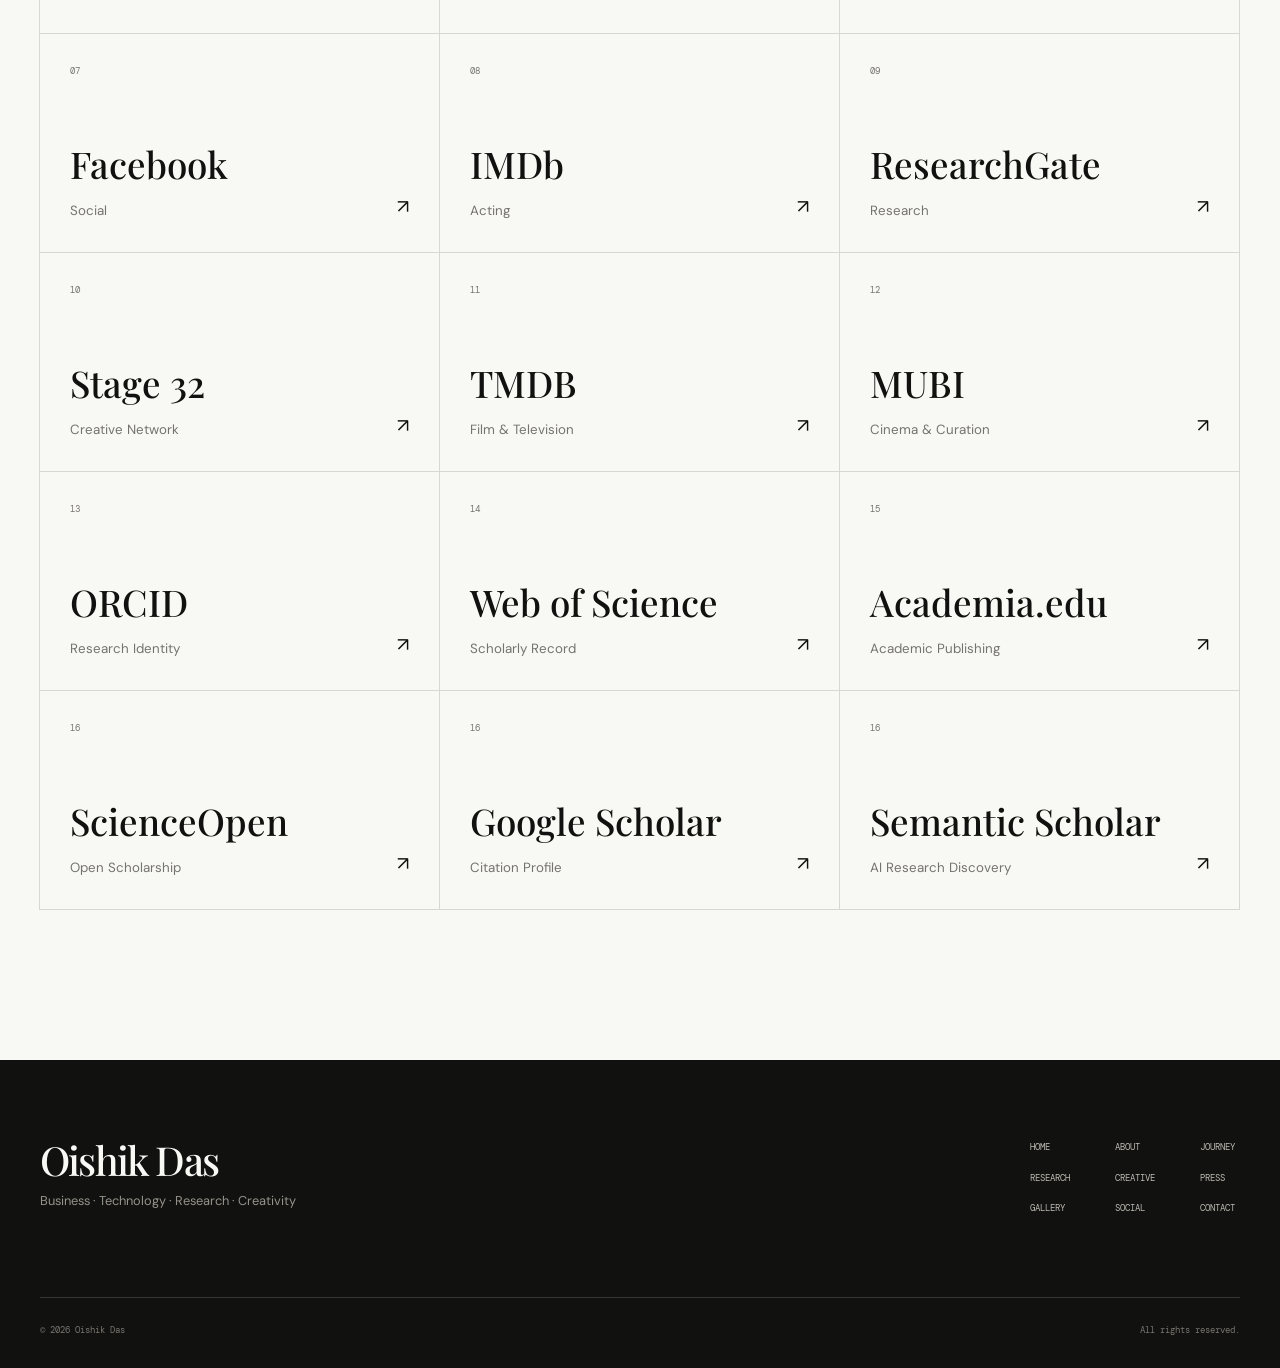
<file: social.html>
<!DOCTYPE html>
<html lang="en">
<head>
  <meta charset="UTF-8">

  <meta name="viewport" content="width=device-width, initial-scale=1.0">

  <title>Social | Oishik Das</title>

  <meta
    name="description"
    content="Find Oishik Das across LinkedIn, Instagram, X, YouTube, Medium, Quora, Facebook, IMDb, ResearchGate, Stage 32, TMDB, MUBI, ORCID, Web of Science, Academia.edu, and ScienceOpen."
  >

  <meta name="author" content="Oishik Das">
  <meta name="robots" content="index, follow">

  <link
    rel="canonical"
    href="https://official.oishikdas.workers.dev/social.html"
  >

  <link rel="stylesheet" href="style.css">

  <link rel="preconnect" href="https://fonts.googleapis.com">
  <link rel="preconnect" href="https://fonts.gstatic.com" crossorigin>

  <link
    href="https://fonts.googleapis.com/css2?family=DM+Mono:wght@400;500&family=DM+Sans:wght@400;500;600;700&family=Playfair+Display:wght@500;600&display=swap"
    rel="stylesheet"
  >

  <script type="application/ld+json">
  {
    "@context": "https://schema.org",
    "@type": "Person",
    "@id": "https://official.oishikdas.workers.dev/#oishik-das",
    "name": "Oishik Das",
    "url": "https://official.oishikdas.workers.dev/",
    "sameAs": [
      "https://www.linkedin.com/in/oishikdas/",
      "https://www.instagram.com/oishik0412/",
      "https://www.x.com/oishik0412",
      "https://www.youtube.com/@oishik0412",
      "https://www.medium.com/@oishikdas",
      "https://www.quora.com/profile/Oishik-Das-4",
      "https://www.facebook.com/oishik0412",
      "https://www.imdb.com/name/nm18410928/",
      "https://www.researchgate.net/profile/Oishik-Das",
      "https://www.stage32.com/oishikdas",
      "https://www.themoviedb.org/person/6378803",
      "https://www.mubi.com/en/cast/oishik-das",
      "https://www.orcid.org/0009-0002-1970-5820",
      "https://www.webofscience.com/wos/author/record/QXJ-2533-2026",
      "https://independent.academia.edu/OishikDas",
      "https://www.scienceopen.com/user/oishikdas",
      "https://scholar.google.com/citations?user=Yp6HqusAAAAJ&hl=en",
      "https://www.semanticscholar.org/author/Das-Oishik/2468525039",
      "https://www.wikidata.org/wiki/Q140778180"
    ]
  }
  </script>
</head>

<body>

<header class="site-header">
  <nav class="navigation" aria-label="Primary navigation">

    <a href="index.html" class="brand">OISHIK DAS</a>

    <button
      class="menu-toggle"
      aria-label="Open navigation"
      aria-expanded="false"
      aria-controls="primary-navigation"
    >
      <span></span>
      <span></span>
    </button>

    <div class="nav-links" id="primary-navigation">
      <a href="index.html">Home</a>
      <a href="about.html">About</a>
      <a href="journey.html">Journey</a>
      <a href="research.html">Research</a>
      <a href="creative.html">Creative</a>
      <a href="press.html">Press</a>
      <a href="gallery.html">Gallery</a>
      <a href="social.html" class="active">Social</a>
      <a href="contact.html">Contact</a>
    </div>

  </nav>
</header>

<main>

  <section class="inner-hero page-reveal">

    <p class="eyebrow">Social</p>

    <h2>
      One person.<br>
      Many platforms.
    </h2>

    <p class="inner-introduction">
      A central directory connecting the professional, creative, academic and social profiles of Oishik Das.
    </p>

  </section>


  <section class="social-introduction section page-reveal">

    <div>

      <p class="eyebrow">
        Digital identity
      </p>

      <h2>
        Follow the<br>
        different sides.
      </h2>

    </div>

    <div>

      <p class="large-copy">
        Professional. Creative. Academic. Curious.
      </p>

      <p>
        Each platform captures a different dimension of the same
        person, connected through one central identity.
      </p>

    </div>

  </section>


  <section class="section social-page-grid page-reveal">

    <a href="https://www.linkedin.com/in/oishikdas/" target="_blank" rel="noopener noreferrer">
      <span>01</span>
      <strong>LinkedIn</strong>
      <small>Professional</small>
      <b>↗</b>
    </a>

    <a href="https://www.instagram.com/oishik0412/" target="_blank" rel="noopener noreferrer">
      <span>02</span>
      <strong>Instagram</strong>
      <small>Visual & Lifestyle</small>
      <b>↗</b>
    </a>

    <a href="https://x.com/oishik0412" target="_blank" rel="noopener noreferrer">
      <span>03</span>
      <strong>X</strong>
      <small>Ideas & Commentary</small>
      <b>↗</b>
    </a>

    <a href="https://www.youtube.com/@oishik0412" target="_blank" rel="noopener noreferrer">
      <span>04</span>
      <strong>YouTube</strong>
      <small>Video & Music</small>
      <b>↗</b>
    </a>

    <a href="https://medium.com/@oishikdas" target="_blank" rel="noopener noreferrer">
      <span>05</span>
      <strong>Medium</strong>
      <small>Writing</small>
      <b>↗</b>
    </a>

    <a href="https://www.quora.com/profile/Oishik-Das-4" target="_blank" rel="noopener noreferrer">
      <span>06</span>
      <strong>Quora</strong>
      <small>Questions & Answers</small>
      <b>↗</b>
    </a>

    <a href="https://www.facebook.com/oishik0412" target="_blank" rel="noopener noreferrer">
      <span>07</span>
      <strong>Facebook</strong>
      <small>Social</small>
      <b>↗</b>
    </a>

    <a href="https://www.imdb.com/name/nm18410928/" target="_blank" rel="noopener noreferrer">
      <span>08</span>
      <strong>IMDb</strong>
      <small>Acting</small>
      <b>↗</b>
    </a>

    <a href="https://www.researchgate.net/profile/Oishik-Das" target="_blank" rel="noopener noreferrer">
      <span>09</span>
      <strong>ResearchGate</strong>
      <small>Research</small>
      <b>↗</b>
    </a>

    <a href="https://www.stage32.com/profile/1381120/about" target="_blank" rel="noopener noreferrer">
      <span>10</span>
      <strong>Stage 32</strong>
      <small>Creative Network</small>
      <b>↗</b>
    </a>

    <a href="https://www.themoviedb.org/person/6378803" target="_blank" rel="noopener noreferrer">
      <span>11</span>
      <strong>TMDB</strong>
      <small>Film & Television</small>
      <b>↗</b>
    </a>

    <a href="https://mubi.com/en/cast/oishik-das" target="_blank" rel="noopener noreferrer">
      <span>12</span>
      <strong>MUBI</strong>
      <small>Cinema & Curation</small>
      <b>↗</b>
    </a>

    <a href="https://orcid.org/0009-0002-1970-5820" target="_blank" rel="noopener noreferrer">
      <span>13</span>
      <strong>ORCID</strong>
      <small>Research Identity</small>
      <b>↗</b>
    </a>

    <a href="https://www.webofscience.com/wos/author/record/QXJ-2533-2026" target="_blank" rel="noopener noreferrer">
      <span>14</span>
      <strong>Web of Science</strong>
      <small>Scholarly Record</small>
      <b>↗</b>
    </a>

    <a href="https://independent.academia.edu/OishikDas" target="_blank" rel="noopener noreferrer">
      <span>15</span>
      <strong>Academia.edu</strong>
      <small>Academic Publishing</small>
      <b>↗</b>
    </a>

    <a href="https://www.scienceopen.com/user/oishikdas" target="_blank" rel="noopener noreferrer">
      <span>16</span>
      <strong>ScienceOpen</strong>
      <small>Open Scholarship</small>
      <b>↗</b>
    </a>

    <a href="https://scholar.google.com/citations?user=Yp6HqusAAAAJ&hl=en" target="_blank" rel="noopener noreferrer">
      <span>16</span>
      <strong>Google Scholar</strong>
      <small>Citation Profile</small>
      <b>↗</b>
    </a>

    <a href="https://www.semanticscholar.org/author/Das-Oishik/2468525039" target="_blank" rel="noopener noreferrer">
      <span>16</span>
      <strong>Semantic Scholar</strong>
      <small>AI Research Discovery</small>
      <b>↗</b>
    </a>
    
  </section>

</main>


<footer class="site-footer">

  <div class="footer-top">

    <div>
      <h3>Oishik Das</h3>
      <p>Business · Technology · Research · Creativity</p>
    </div>

    <div class="footer-links">
      <a href="index.html">Home</a>
      <a href="about.html">About</a>
      <a href="journey.html">Journey</a>
      <a href="research.html">Research</a>
      <a href="creative.html">Creative</a>
      <a href="press.html">Press</a>
      <a href="gallery.html">Gallery</a>
      <a href="social.html">Social</a>
      <a href="contact.html">Contact</a>
    </div>

  </div>

  <div class="footer-bottom">
    <span>© 2026 Oishik Das</span>
    <span>All rights reserved.</span>
  </div>

</footer>

<script src="script.js"></script>

</body>
</html>
</file>
<file: style.css>
:root {
  --background: #f8f8f5;
  --surface: #efeee9;
  --surface-light: #ffffff;
  --text: #11110f;
  --muted: #74736d;
  --line: #d8d7d0;
  --accent: #a95738;
  --white: #ffffff;
  --black: #11110f;

  --max-width: 1380px;

  --font-body: "DM Sans", Arial, sans-serif;
  --font-display: "Playfair Display", Georgia, serif;
  --font-mono: "DM Mono", monospace;

  --ease: cubic-bezier(0.22, 1, 0.36, 1);
  --transition: 500ms var(--ease);
}

* {
  margin: 0;
  padding: 0;
  box-sizing: border-box;
}

html {
  scroll-behavior: smooth;
  background: var(--background);
}

body {
  background: var(--background);
  color: var(--text);
  font-family: var(--font-body);
  font-size: 16px;
  line-height: 1.65;
  overflow-x: hidden;
  -webkit-font-smoothing: antialiased;
}

body.page-leaving {
  opacity: 0.92;
}

body,
a,
button {
  -webkit-tap-highlight-color: transparent;
}

img {
  display: block;
  width: 100%;
  height: auto;
}

a {
  color: inherit;
  text-decoration: none;
}

button {
  font: inherit;
}

h1,
h2,
h3 {
  font-weight: 500;
  letter-spacing: -0.045em;
}

h1,
h2 {
  font-family: var(--font-display);
}

h1 {
  font-size: clamp(5rem, 11vw, 11rem);
  line-height: 0.82;
}

h2 {
  font-size: clamp(3.4rem, 7vw, 7rem);
  line-height: 0.9;
}

h3 {
  font-size: clamp(2rem, 3vw, 3rem);
  line-height: 1;
}

p {
  max-width: 70ch;
}

::selection {
  background: var(--text);
  color: var(--background);
}


/* --------------------------------
   GLOBAL
-------------------------------- */

.section {
  width: min(calc(100% - 80px), var(--max-width));
  margin: 0 auto;
  padding: 150px 0;
}

.eyebrow {
  font-family: var(--font-mono);
  font-size: 0.63rem;
  line-height: 1.5;
  letter-spacing: 0.16em;
  text-transform: uppercase;
  color: var(--muted);
}

.page-reveal {
  opacity: 0;
  transform: translateY(35px);
  transition:
    opacity 900ms ease,
    transform 1100ms var(--ease);
}

.page-reveal.visible {
  opacity: 1;
  transform: translateY(0);
}


/* --------------------------------
   NAVIGATION
-------------------------------- */

.site-header {
  position: absolute;
  inset: 0 0 auto;
  width: 100%;
  z-index: 1000;
}

.navigation {
  width: min(calc(100% - 80px), var(--max-width));
  margin: 0 auto;
  padding: 32px 0;

  display: flex;
  align-items: center;
  justify-content: space-between;
}

.brand {
  font-family: var(--font-mono);
  font-size: 0.69rem;
  letter-spacing: 0.16em;
  font-weight: 500;
  position: relative;
  z-index: 1001;
}

.nav-links {
  display: flex;
  align-items: center;
  gap: 25px;
}

.nav-links a {
  position: relative;
  font-family: var(--font-mono);
  font-size: 0.61rem;
  letter-spacing: 0.06em;
  text-transform: uppercase;
  transition: color var(--transition);
}

.nav-links a::after {
  content: "";
  position: absolute;
  left: 0;
  bottom: -8px;
  width: 100%;
  height: 1px;
  background: currentColor;
  transform: scaleX(0);
  transform-origin: right;
  transition: transform var(--transition);
}

.nav-links a:hover::after,
.nav-links a.active::after {
  transform: scaleX(1);
  transform-origin: left;
}

.menu-toggle {
  display: none;
  border: 0;
  background: transparent;
  cursor: pointer;
  padding: 5px;
}

.menu-toggle span {
  display: block;
  width: 27px;
  height: 1px;
  background: var(--text);
}

.menu-toggle span + span {
  margin-top: 7px;
}


/* --------------------------------
   HOME HERO
-------------------------------- */

.home-hero {
  position: relative;
  min-height: 100vh;
  width: 100%;
  overflow: hidden;
  background: var(--black);
  color: var(--white);
}

.hero-background {
  position: absolute;
  inset: 0;

  background-image:
    url("images/20250924_133130~2.jpg");

  background-size: cover;
  background-position: center;
  transform: scale(1.04);

  transition:
    opacity 900ms ease,
    transform 1800ms var(--ease);

  z-index: 0;
}

.hero-background.changing {
  opacity: 0.25;
  transform: scale(1.08);
}

.hero-overlay {
  position: absolute;
  inset: 0;

  background:
    linear-gradient(
      90deg,
      rgba(0, 0, 0, 0.84) 0%,
      rgba(0, 0, 0, 0.63) 38%,
      rgba(0, 0, 0, 0.18) 75%,
      rgba(0, 0, 0, 0.25) 100%
    );

  z-index: 1;
}

.hero-grid {
  position: relative;
  z-index: 2;

  width: min(calc(100% - 80px), var(--max-width));
  min-height: 100vh;

  margin: 0 auto;
  padding: 150px 0 45px;

  display: flex;
  flex-direction: column;
  justify-content: space-between;
}

.hero-copy {
  max-width: 920px;
  padding-top: 5vh;
}

.hero-eyebrow {
  color: rgba(255, 255, 255, 0.68);
  margin-bottom: 45px;
}

.hero-copy h1 {
  color: var(--white);
}

.hero-copy h1 span {
  color: #d99a7c;
}

.hero-statement {
  margin-top: 55px;
  max-width: 760px;

  font-size: clamp(1.3rem, 2.1vw, 1.8rem);
  line-height: 1.3;
  letter-spacing: -0.025em;
}

.hero-description {
  margin-top: 24px;
  max-width: 620px;
  color: rgba(255, 255, 255, 0.68);
}

.hero-actions {
  display: flex;
  gap: 14px;
  margin-top: 40px;
}

.button {
  min-height: 52px;
  padding: 0 25px;

  display: inline-flex;
  align-items: center;
  justify-content: center;

  border: 1px solid var(--text);

  font-family: var(--font-mono);
  font-size: 0.64rem;
  letter-spacing: 0.08em;
  text-transform: uppercase;

  transition:
    background var(--transition),
    color var(--transition),
    border-color var(--transition),
    transform var(--transition);
}

.button:hover {
  transform: translateY(-4px);
}

.button-primary {
  background: var(--text);
  color: var(--background);
}

.button-primary:hover {
  background: var(--accent);
  border-color: var(--accent);
}

.button-glass {
  color: var(--white);
  border-color: rgba(255, 255, 255, 0.45);
  background: rgba(255, 255, 255, 0.08);
  backdrop-filter: blur(12px);
}

.button-glass:hover {
  background: var(--white);
  color: var(--black);
  border-color: var(--white);
}

.hero-bottom {
  display: flex;
  justify-content: space-between;
  align-items: end;
}

.hero-image-meta {
  display: flex;
  gap: 35px;

  font-family: var(--font-mono);
  font-size: 0.59rem;
  text-transform: uppercase;
  letter-spacing: 0.1em;

  color: rgba(255, 255, 255, 0.65);
}

.hero-scroll {
  display: flex;
  align-items: center;
  gap: 15px;

  font-family: var(--font-mono);
  font-size: 0.59rem;
  text-transform: uppercase;
  letter-spacing: 0.1em;

  color: rgba(255, 255, 255, 0.65);
}

.scroll-line {
  width: 70px;
  height: 1px;
  background: rgba(255, 255, 255, 0.5);
}


/* --------------------------------
   HOME SECTIONS
-------------------------------- */

.section-heading {
  display: grid;
  grid-template-columns: 0.7fr 1.3fr;
  gap: 60px;
  align-items: end;
  margin-bottom: 100px;
}

.section-heading.compact {
  margin-bottom: 70px;
}

.intro-grid,
.two-column-copy {
  display: grid;
  grid-template-columns: 1fr 1fr;
  gap: 100px;
}

.intro-lead p,
.large-copy {
  font-size: clamp(1.55rem, 2.5vw, 2.4rem);
  line-height: 1.25;
  letter-spacing: -0.03em;
}

.intro-body p,
.two-column-copy > div:last-child p {
  color: var(--muted);
  margin-bottom: 28px;
}

.text-link {
  display: inline-block;
  margin-top: 15px;
  padding-bottom: 5px;

  border-bottom: 1px solid var(--text);

  font-family: var(--font-mono);
  font-size: 0.62rem;
  letter-spacing: 0.07em;
  text-transform: uppercase;

  transition:
    color var(--transition),
    border-color var(--transition);
}

.text-link:hover {
  color: var(--accent);
  border-color: var(--accent);
}

.home-navigation {
  width: 100%;
  max-width: none;
  padding:
    0
    max(40px, calc((100vw - var(--max-width)) / 2));

  background: var(--surface);
}

.home-grid {
  display: grid;
  grid-template-columns: repeat(4, 1fr);

  border-top: 1px solid var(--line);
  border-left: 1px solid var(--line);
}

.home-card {
  min-height: 430px;
  padding: 38px;

  border-right: 1px solid var(--line);
  border-bottom: 1px solid var(--line);

  display: flex;
  flex-direction: column;

  transition:
    background var(--transition),
    color var(--transition);
}

.home-card:hover {
  background: var(--text);
  color: var(--background);
}

.home-card > span {
  font-family: var(--font-mono);
  font-size: 0.62rem;
  color: var(--muted);
}

.home-card h3 {
  margin-top: auto;
  font-family: var(--font-display);
}

.home-card p {
  margin-top: 20px;
  color: var(--muted);
}

.home-card:hover p {
  color: #c4c0b8;
}

.home-card strong {
  margin-top: 35px;

  font-family: var(--font-mono);
  font-size: 0.62rem;
  font-weight: 400;
  text-transform: uppercase;
}

.home-statement {
  min-height: 85vh;

  display: flex;
  flex-direction: column;
  justify-content: center;
}

.home-closing {
  min-height: 80vh;

  display: flex;
  flex-direction: column;
  justify-content: center;
}

.home-closing h2 {
  margin-top: 35px;
}

.home-closing > p:last-child {
  max-width: 650px;
  margin-top: 35px;
  color: var(--muted);
  font-size: 1.1rem;
}


/* --------------------------------
   INNER HERO
-------------------------------- */

.inner-hero {
  width: min(calc(100% - 80px), var(--max-width));
  min-height: 80vh;

  margin: 0 auto;
  padding: 180px 0 100px;

  display: flex;
  flex-direction: column;
  justify-content: center;
}

.inner-hero h1 {
  margin-top: 35px;
  max-width: 1100px;
}

.inner-introduction {
  max-width: 700px;
  margin-top: 50px;

  font-size: clamp(1.25rem, 2vw, 1.7rem);
  line-height: 1.4;
}


/* --------------------------------
   ABOUT
-------------------------------- */

.about-story {
  width: 100%;
  max-width: none;

  padding-left: max(40px, calc((100vw - var(--max-width)) / 2));
  padding-right: max(40px, calc((100vw - var(--max-width)) / 2));

  background: var(--surface);
}

.about-dimensions {
  width: min(calc(100% - 80px), var(--max-width));
}

.dimension-grid {
  display: grid;
  grid-template-columns: repeat(2, 1fr);

  border-top: 1px solid var(--line);
  border-left: 1px solid var(--line);
}

.dimension-grid > div {
  min-height: 300px;
  padding: 35px;

  border-right: 1px solid var(--line);
  border-bottom: 1px solid var(--line);
}

.dimension-grid span {
  font-family: var(--font-mono);
  font-size: 0.62rem;
  color: var(--muted);
}

.dimension-grid h3 {
  margin-top: 80px;
  font-family: var(--font-display);
}

.dimension-grid p {
  margin-top: 18px;
  color: var(--muted);
}

.about-belief {
  min-height: 80vh;

  display: flex;
  flex-direction: column;
  justify-content: center;
}

.about-belief blockquote {
  max-width: 1050px;
  margin-top: 45px;

  font-family: var(--font-display);
  font-size: clamp(3rem, 6vw, 6rem);
  line-height: 0.98;
  letter-spacing: -0.04em;
}


/* --------------------------------
   JOURNEY
-------------------------------- */

.journey-introduction {
  display: grid;
  grid-template-columns: 180px 1fr;
  gap: 80px;
}

.journey-intro-number,
.chapter-number {
  font-family: var(--font-mono);
  font-size: 0.68rem;
  color: var(--accent);
  letter-spacing: 0.1em;
}

.journey-introduction > div:last-child {
  max-width: 900px;
}

.journey-introduction .large-copy {
  margin-bottom: 35px;
}

.journey-introduction p:not(.large-copy) {
  color: var(--muted);
  margin-bottom: 25px;
}

.journey-timeline {
  width: 100%;
}

.journey-chapter {
  display: grid;
  grid-template-columns: 100px 0.8fr 1.2fr;
  gap: 60px;

  padding:
    110px
    max(40px, calc((100vw - var(--max-width)) / 2));

  border-top: 1px solid var(--line);

  transition: background var(--transition);
}

.journey-chapter:hover {
  background: var(--surface);
}

.chapter-place h2 {
  margin-top: 20px;
  font-size: clamp(3rem, 5vw, 5.5rem);
}

.chapter-title {
  font-size: 1.35rem;
  line-height: 1.3;
  margin-bottom: 25px;
}

.chapter-content > p:not(.chapter-title) {
  max-width: 600px;
  color: var(--muted);
}

.chapter-tags {
  display: flex;
  flex-wrap: wrap;
  gap: 8px;
  margin-top: 30px;
}

.chapter-tags span {
  padding: 7px 12px;
  border: 1px solid var(--line);

  font-family: var(--font-mono);
  font-size: 0.56rem;
  text-transform: uppercase;
  letter-spacing: 0.05em;
}

.journey-next {
  background: var(--surface);
}


/* --------------------------------
   RESEARCH
-------------------------------- */

.research-philosophy {
  display: grid;
  grid-template-columns: 1fr 1fr;
  gap: 100px;

  width: 100%;
  max-width: none;

  padding-left: max(40px, calc((100vw - var(--max-width)) / 2));
  padding-right: max(40px, calc((100vw - var(--max-width)) / 2));

  background: var(--surface);
}

.research-philosophy h2 {
  margin-top: 30px;
}

.research-philosophy > div:last-child p {
  color: var(--muted);
  margin-bottom: 30px;
}

.research-philosophy > div:last-child .large-copy {
  color: var(--text);
}

.research-feature {
  width: min(calc(100% - 80px), var(--max-width));
}

.research-feature-header {
  display: flex;
  justify-content: space-between;
  align-items: flex-start;

  border-bottom: 1px solid var(--line);
  padding-bottom: 60px;
}

.research-feature-header h2 {
  margin-top: 30px;
}

.research-number {
  font-family: var(--font-mono);
  font-size: 0.68rem;
  color: var(--muted);
}

.research-feature-body {
  max-width: 850px;
  margin-left: auto;
  padding-top: 70px;
}

.research-feature-body p {
  margin-bottom: 30px;
  color: var(--muted);
}

.research-feature-body .large-copy {
  color: var(--text);
}

.research-future {
  width: 100%;
  max-width: none;

  padding-left: max(40px, calc((100vw - var(--max-width)) / 2));
  padding-right: max(40px, calc((100vw - var(--max-width)) / 2));

  background: var(--surface);
}

.research-future h2 {
  margin-top: 40px;
}

.research-future > p:not(.eyebrow) {
  max-width: 700px;
  margin-top: 40px;
  color: var(--muted);
}


/* --------------------------------
   CREATIVE
-------------------------------- */

.creative-introduction {
  display: grid;
  grid-template-columns: 1fr 1fr;
  gap: 100px;
}

.creative-introduction h2 {
  margin-top: 30px;
}

.creative-introduction > div:last-child p {
  color: var(--muted);
  margin-bottom: 30px;
}

.creative-introduction > div:last-child .large-copy {
  color: var(--text);
}

.creative-grid {
  display: grid;
  grid-template-columns: repeat(2, 1fr);
  gap: 0;
  padding-top: 0;
}

.creative-card {
  min-height: 480px;
  padding: 50px;

  border: 1px solid var(--line);
  margin: -1px 0 0 -1px;

  display: flex;
  flex-direction: column;

  transition:
    background var(--transition),
    color var(--transition),
    transform var(--transition);
}

.creative-card:hover {
  background: var(--surface);
  transform: translateY(-5px);
}

.creative-card > span {
  font-family: var(--font-mono);
  font-size: 0.62rem;
  color: var(--muted);
}

.creative-card h2 {
  margin-top: auto;
  font-size: clamp(3rem, 5vw, 5rem);
}

.creative-card p {
  max-width: 450px;
  margin-top: 20px;
  color: var(--muted);
}

.creative-card strong {
  margin-top: 30px;

  font-family: var(--font-mono);
  font-size: 0.62rem;
  font-weight: 400;
  text-transform: uppercase;
}

.creative-closing {
  min-height: 75vh;

  display: flex;
  flex-direction: column;
  justify-content: center;
}

.creative-closing h2 {
  margin-top: 40px;
}


/* --------------------------------
   PRESS
-------------------------------- */

.press-introduction {
  display: grid;
  grid-template-columns: 1fr 1fr;
  gap: 100px;

  width: 100%;
  max-width: none;

  padding-left: max(40px, calc((100vw - var(--max-width)) / 2));
  padding-right: max(40px, calc((100vw - var(--max-width)) / 2));

  background: var(--surface);
}

.press-introduction h2 {
  margin-top: 30px;
}

.press-introduction > div:last-child p {
  color: var(--muted);
  margin-bottom: 30px;
}

.press-introduction > div:last-child .large-copy {
  color: var(--text);
}

.press-empty {
  min-height: 55vh;

  display: flex;
  align-items: center;
  justify-content: center;
}

.press-placeholder {
  width: 100%;
  padding: 70px;

  border: 1px dashed var(--line);

  text-align: center;

  font-family: var(--font-mono);
  font-size: 0.62rem;
  color: var(--muted);
  text-transform: uppercase;
  letter-spacing: 0.1em;
}

.press-contact {
  width: 100%;
  max-width: none;

  padding-left: max(40px, calc((100vw - var(--max-width)) / 2));
  padding-right: max(40px, calc((100vw - var(--max-width)) / 2));

  background: var(--surface);
}

.press-contact h2 {
  margin: 40px 0;
}


/* --------------------------------
   GALLERY
-------------------------------- */

.gallery-introduction {
  display: grid;
  grid-template-columns: 1fr 1fr;
  gap: 100px;
}

.gallery-introduction > div:last-child p {
  color: var(--muted);
  margin-bottom: 25px;
}

.gallery-grid {
  display: grid;
  grid-template-columns: repeat(3, 1fr);
  gap: 18px;
  padding-top: 0;
}

.gallery-item {
  position: relative;
  overflow: hidden;
  background: var(--surface);
  aspect-ratio: 4 / 5;
}

.gallery-item:nth-child(3n + 2) {
  margin-top: 80px;
}

.gallery-item img {
  width: 100%;
  height: 100%;
  object-fit: cover;

  transition:
    transform 1200ms var(--ease),
    filter 800ms ease;
}

.gallery-item:hover img {
  transform: scale(1.06);
  filter: saturate(1.08);
}

.gallery-item figcaption {
  position: absolute;
  left: 15px;
  bottom: 15px;

  font-family: var(--font-mono);
  font-size: 0.58rem;

  color: white;
  mix-blend-mode: difference;
}


/* --------------------------------
   SOCIAL
-------------------------------- */

.social-introduction {
  width: 100%;
  max-width: none;

  display: grid;
  grid-template-columns: 1fr 1fr;
  gap: 100px;

  padding-left: max(40px, calc((100vw - var(--max-width)) / 2));
  padding-right: max(40px, calc((100vw - var(--max-width)) / 2));

  background: var(--surface);
}

.social-introduction p:last-child {
  color: var(--muted);
}

.social-page-grid {
  display: grid;
  grid-template-columns: repeat(3, 1fr);
  gap: 0;
  padding-top: 0;
}

.social-page-grid a {
  position: relative;

  min-height: 220px;
  padding: 30px;

  border: 1px solid var(--line);
  margin: -1px 0 0 -1px;

  display: flex;
  flex-direction: column;

  overflow: hidden;

  transition:
    background var(--transition),
    color var(--transition),
    transform var(--transition);
}

.social-page-grid a:hover {
  background: var(--text);
  color: var(--background);
  transform: translateY(-5px);
  z-index: 2;
}

.social-page-grid span {
  font-family: var(--font-mono);
  font-size: 0.59rem;
  color: var(--muted);
}

.social-page-grid strong {
  margin-top: auto;

  font-family: var(--font-display);
  font-size: 2.3rem;
  font-weight: 500;
}

.social-page-grid small {
  margin-top: 6px;
  color: var(--muted);
}

.social-page-grid b {
  position: absolute;
  right: 30px;
  bottom: 30px;

  font-size: 1.2rem;
  font-weight: 400;
}


/* --------------------------------
   CONTACT
-------------------------------- */

.contact-page {
  min-height: 100vh;

  width: min(calc(100% - 80px), var(--max-width));

  margin: 0 auto;
  padding: 180px 0 100px;

  display: flex;
  align-items: center;
}

.contact-content {
  max-width: 1000px;
}

.contact-content h1 {
  margin-top: 40px;
}

.contact-content > p:not(.eyebrow) {
  max-width: 600px;
  margin: 50px 0 35px;

  color: var(--muted);
  font-size: 1.2rem;
}

.contact-email {
  display: block;
  margin-top: 30px;

  font-family: var(--font-mono);
  font-size: 0.68rem;
  color: var(--muted);

  transition: color var(--transition);
}

.contact-email:hover {
  color: var(--accent);
}


/* --------------------------------
   FOOTER
-------------------------------- */

.site-footer {
  background: var(--black);
  color: var(--background);

  padding:
    80px
    max(40px, calc((100vw - var(--max-width)) / 2))
    30px;
}

.footer-top {
  display: flex;
  justify-content: space-between;
  gap: 80px;
  padding-bottom: 80px;
}

.footer-top h3 {
  font-family: var(--font-display);
  font-size: 2.5rem;
}

.footer-top p {
  margin-top: 10px;
  color: #96938c;
  font-size: 0.8rem;
}

.footer-links {
  display: grid;
  grid-template-columns: repeat(3, 1fr);
  gap: 15px 45px;
}

.footer-links a {
  font-family: var(--font-mono);
  font-size: 0.59rem;
  color: #bdbab3;
  text-transform: uppercase;

  transition: color var(--transition);
}

.footer-links a:hover {
  color: var(--background);
}

.footer-bottom {
  display: flex;
  justify-content: space-between;

  padding-top: 25px;
  border-top: 1px solid #353532;

  font-family: var(--font-mono);
  font-size: 0.55rem;
  color: #77756f;
}


/* --------------------------------
   RESPONSIVE
-------------------------------- */

@media (max-width: 1100px) {

  .home-grid {
    grid-template-columns: repeat(2, 1fr);
  }

  .hero-copy {
    max-width: 850px;
  }

  .journey-chapter {
    grid-template-columns: 70px 1fr;
  }

  .chapter-content {
    grid-column: 2;
  }

  .social-page-grid {
    grid-template-columns: repeat(2, 1fr);
  }

  .gallery-grid {
    grid-template-columns: repeat(2, 1fr);
  }

  .gallery-item:nth-child(3n + 2) {
    margin-top: 0;
  }

  .gallery-item:nth-child(4n + 2) {
    margin-top: 70px;
  }

}


@media (max-width: 760px) {

  .section,
  .navigation,
  .home-hero,
  .inner-hero,
  .contact-page {
    width: min(calc(100% - 40px), var(--max-width));
  }

  .section {
    padding: 100px 0;
  }

  .navigation {
    width: calc(100% - 40px);
    padding: 25px 0;
  }

  .menu-toggle {
    display: block;
  }

  .nav-links {
    position: absolute;

    top: 75px;
    left: 0;

    width: 100%;

    padding: 25px 20px;

    background: rgba(248, 248, 245, 0.97);
    backdrop-filter: blur(15px);

    display: none;
    flex-direction: column;
    align-items: flex-start;

    border-bottom: 1px solid var(--line);
  }

  .nav-links.open {
    display: flex;
  }

  .home-hero .nav-links {
    background: rgba(17, 17, 15, 0.96);
    color: var(--white);
  }

  .home-hero {
    width: 100%;
  }

  .hero-grid {
    width: calc(100% - 40px);
    padding-top: 125px;
  }

  .hero-copy {
    padding-top: 4vh;
  }

  .hero-copy h1,
  .inner-hero h1,
  .contact-content h1 {
    font-size: clamp(4rem, 20vw, 7rem);
  }

  .hero-statement {
    margin-top: 45px;
  }

  .hero-description {
    max-width: 90%;
  }

  .hero-actions {
    flex-direction: column;
    align-items: flex-start;
  }

  .hero-bottom {
    align-items: flex-start;
    flex-direction: column;
    gap: 25px;
  }

  .hero-scroll {
    display: none;
  }

  .section-heading,
  .intro-grid,
  .two-column-copy,
  .research-philosophy,
  .creative-introduction,
  .press-introduction,
  .gallery-introduction,
  .social-introduction {
    grid-template-columns: 1fr;
    gap: 45px;
  }

  .section-heading {
    margin-bottom: 60px;
  }

  .home-navigation {
    padding-left: 20px;
    padding-right: 20px;
  }

  .home-grid {
    grid-template-columns: 1fr;
  }

  .home-card {
    min-height: 340px;
  }

  .dimension-grid,
  .creative-grid {
    grid-template-columns: 1fr;
  }

  .journey-introduction {
    grid-template-columns: 1fr;
    gap: 30px;
  }

  .journey-chapter {
    grid-template-columns: 50px 1fr;
    gap: 25px;
    padding: 75px 20px;
  }

  .chapter-content {
    grid-column: 2;
  }

  .chapter-place h2 {
    font-size: clamp(3rem, 14vw, 5rem);
  }

  .journey-chapter .chapter-number {
    grid-row: 1 / span 2;
  }

  .gallery-grid {
    grid-template-columns: 1fr;
    padding-left: 0;
    padding-right: 0;
  }

  .gallery-item:nth-child(4n + 2) {
    margin-top: 0;
  }

  .social-page-grid {
    grid-template-columns: 1fr;
  }

  .social-page-grid a {
    min-height: 180px;
  }

  .footer-top {
    flex-direction: column;
    gap: 50px;
  }

  .footer-links {
    grid-template-columns: repeat(2, 1fr);
  }

  .footer-bottom {
    flex-direction: column;
    gap: 10px;
  }

}


@media (max-width: 480px) {

  h2 {
    font-size: clamp(3rem, 15vw, 5rem);
  }

  .home-hero {
    min-height: 100svh;
  }

  .hero-grid {
    min-height: 100svh;
  }

  .inner-hero {
    min-height: 75vh;
    padding-top: 140px;
  }

  .creative-card {
    min-height: 390px;
    padding: 30px;
  }

  .press-placeholder {
    padding: 45px 20px;
  }

  .footer-links {
    grid-template-columns: 1fr;
  }

}
</file>
